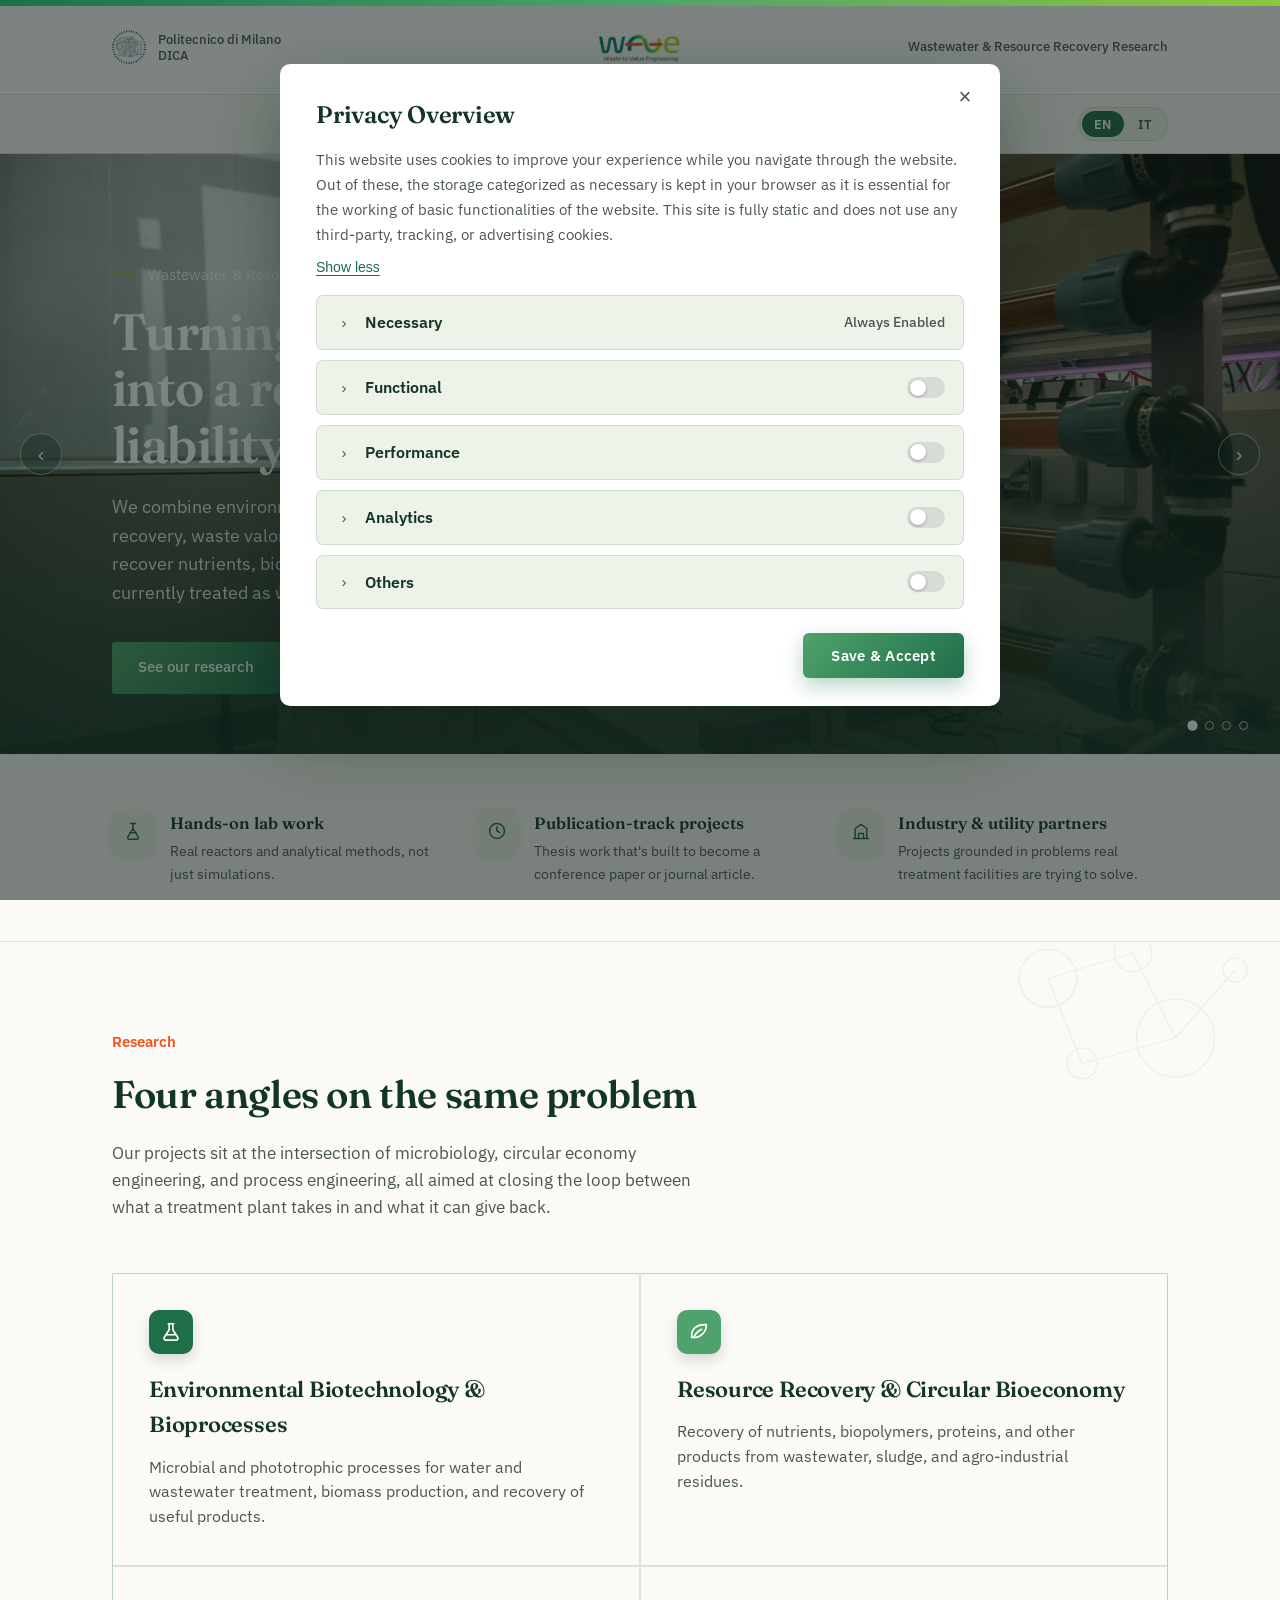
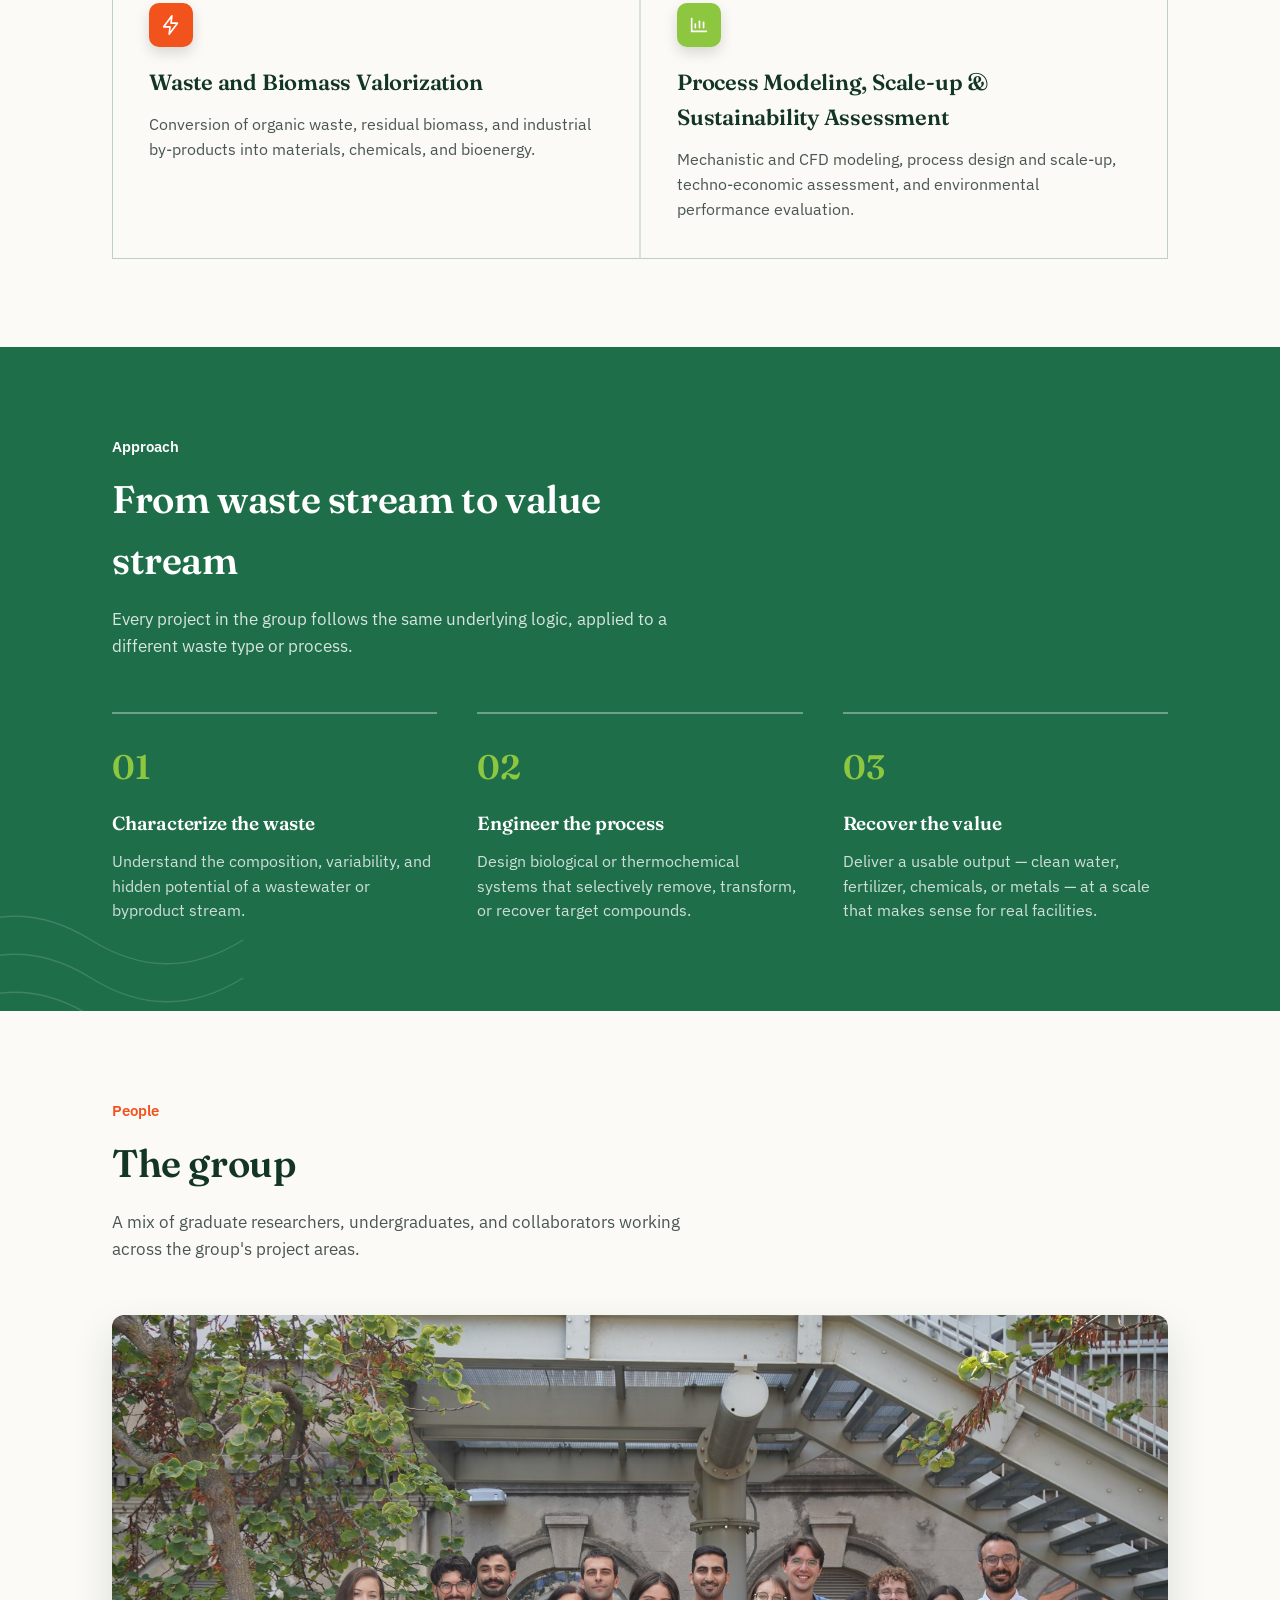
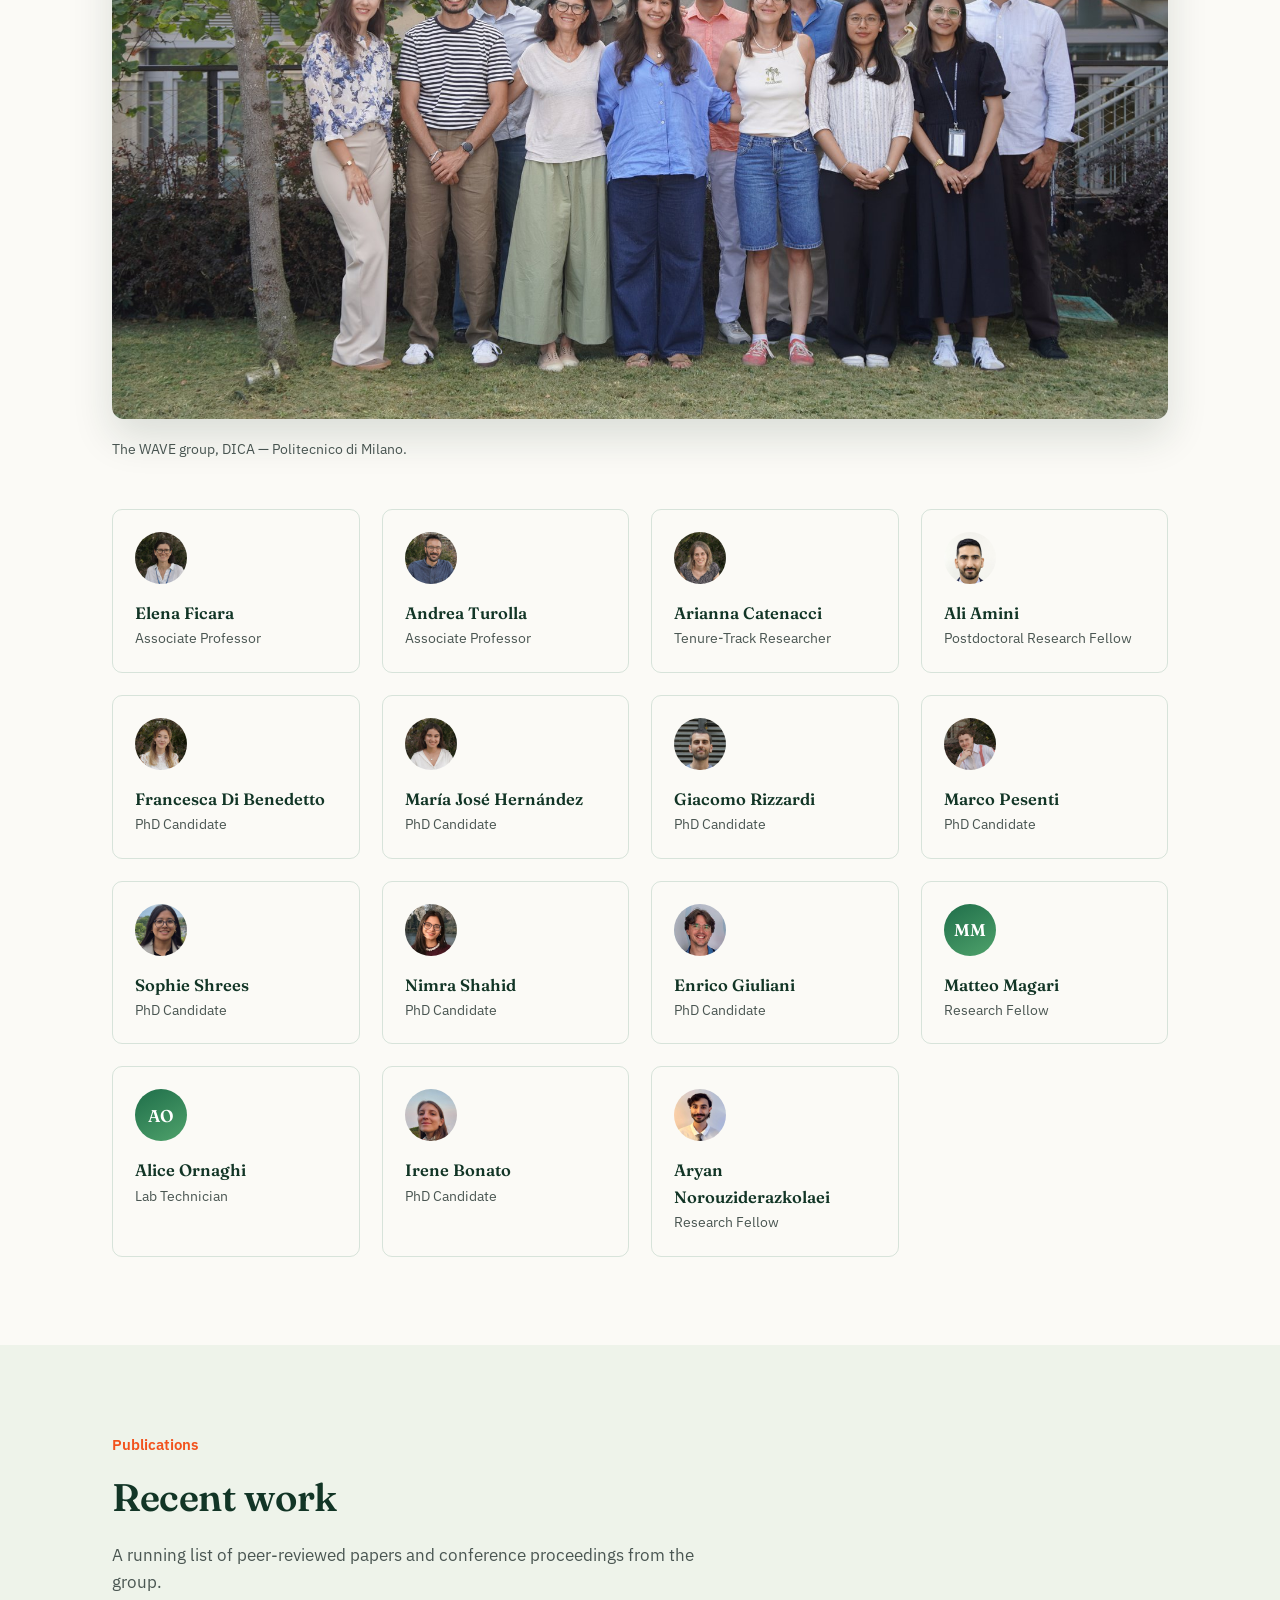
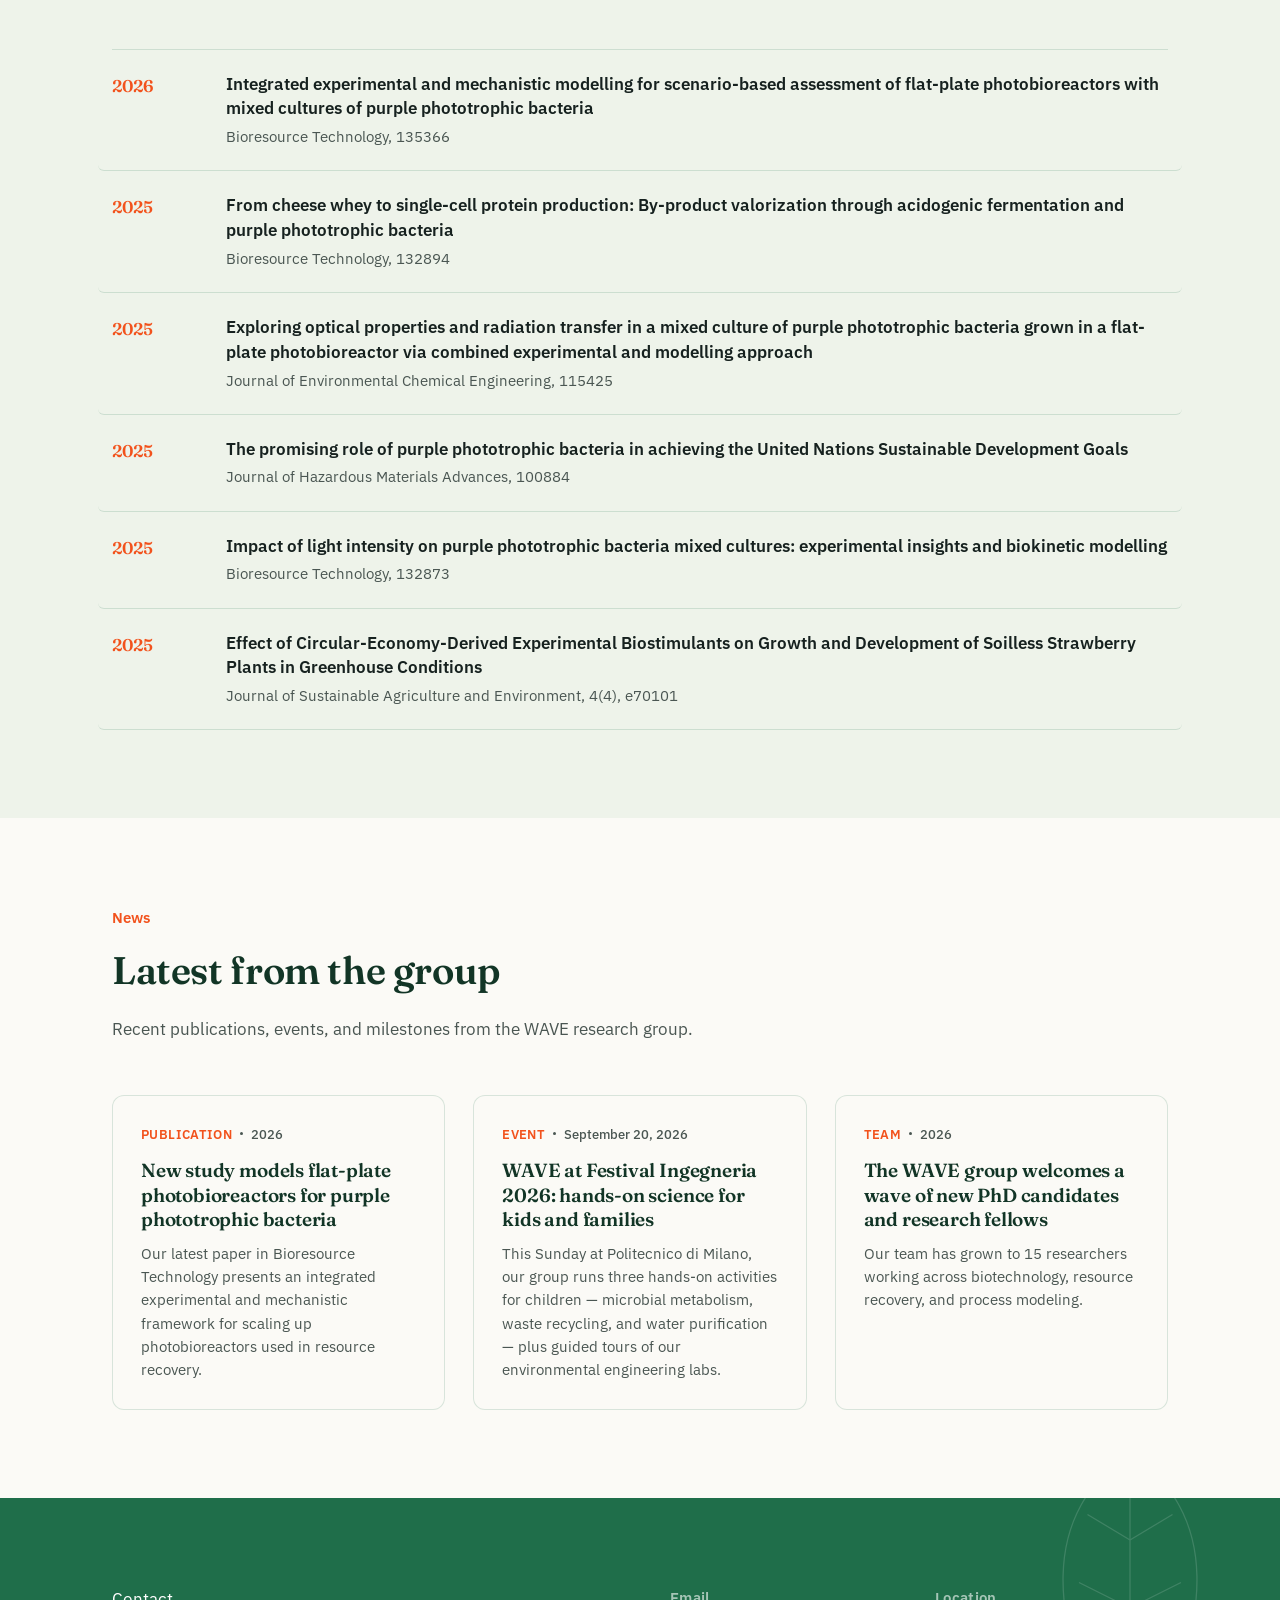
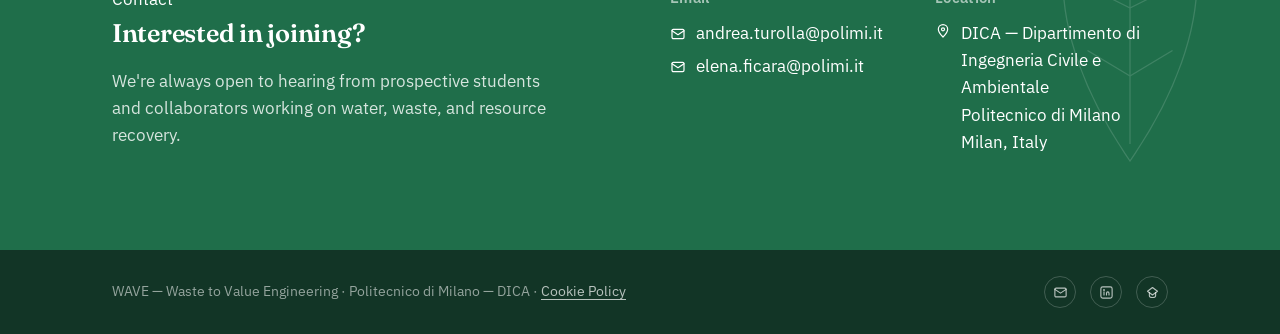
<file: index.html>
<!DOCTYPE html>
<html lang="en">
<head>
<meta charset="UTF-8">
<meta name="viewport" content="width=device-width, initial-scale=1.0">
<title>WAVE — Waste to Value Engineering</title>
<link rel="icon" href="wave-logo.png">
<link rel="preconnect" href="https://fonts.googleapis.com">
<link rel="preconnect" href="https://fonts.gstatic.com" crossorigin>
<link href="https://fonts.googleapis.com/css2?family=Fraunces:opsz,wght@9..144,400;9..144,500;9..144,600;9..144,700&family=IBM+Plex+Sans:wght@400;500;600&display=swap" rel="stylesheet">
<link rel="stylesheet" href="cookie-consent.css">
<style>
  :root{
    --teal-deep:   #1F6E4A;
    --teal-ink:    #123526;
    --green-mid:   #4FA26B;
    --green-lime:  #8DC63F;
    --orange:      #F2521C;
    --bg:          #FBFAF6;
    --bg-alt:      #EEF3EA;
    --ink:         #16211F;
    --ink-soft:    #4A5652;
    --line:        rgba(31,110,74,0.16);
  }

  *{margin:0;padding:0;box-sizing:border-box;}

  html{scroll-behavior:smooth;}

  body{
    background:var(--bg);
    color:var(--ink);
    font-family:'IBM Plex Sans', sans-serif;
    font-size:17px;
    line-height:1.6;
    -webkit-font-smoothing:antialiased;
  }

  h1,h2,h3,.display{
    font-family:'Fraunces', serif;
    font-weight:600;
    letter-spacing:-0.01em;
    color:var(--teal-ink);
  }

  a{color:inherit;text-decoration:none;}
  img{max-width:100%;display:block;}
  svg{display:block;}

  .wrap{
    max-width:1120px;
    margin:0 auto;
    padding:0 32px;
  }

  /* ---------- identification bar ---------- */
  .id-bar{background:#fff; border-bottom:1px solid var(--line);}
  .id-bar-inner{
    display:grid;
    grid-template-columns:1fr auto 1fr;
    align-items:center;
    gap:20px;
    padding:14px 32px;
    max-width:1120px;
    margin:0 auto;
  }
  .id-bar-left{
    grid-column:1;
    justify-self:start;
    display:flex;
    align-items:center;
    gap:12px;
  }
  .id-bar-left img{height:34px;width:34px;}
  .id-bar-left span{font-size:12.5px; line-height:1.3; color:var(--ink-soft); font-weight:500;}
  .id-bar-center{grid-column:2; justify-self:center;}
  .id-bar-center img{height:66px; width:auto; display:block;}
  .id-bar-right{grid-column:3; justify-self:end; text-align:right; font-size:13px; color:var(--ink-soft); font-weight:500;}

  /* ---------- nav ---------- */
  header{
    position:sticky;
    top:0;
    z-index:50;
    background:rgba(251,250,246,0.94);
    backdrop-filter:blur(8px);
    border-bottom:1px solid var(--line);
  }
  .nav-inner{
    display:grid;
    grid-template-columns:1fr auto 1fr;
    align-items:center;
    padding:12px 32px;
    max-width:1120px;
    margin:0 auto;
  }
  nav{grid-column:2;}
  nav ul{
    display:flex;
    gap:30px;
    list-style:none;
  }
  nav a{
    font-size:15px;
    font-weight:500;
    color:var(--teal-ink);
    padding:6px 2px;
    border-bottom:2px solid transparent;
    transition:border-color .15s ease;
  }
  nav a:hover{border-color:var(--orange);}
  .nav-toggle{display:none;}
  .nav-inner .lang-switch{grid-column:3; justify-self:end;}

  /* ---------- language switch ---------- */
  .lang-switch{
    display:flex;
    align-items:center;
    gap:2px;
    border:1px solid var(--line);
    border-radius:100px;
    padding:3px;
    background:var(--bg-alt);
    flex:none;
  }
  .lang-switch button{
    border:none;
    background:transparent;
    font-family:'IBM Plex Sans',sans-serif;
    font-size:12.5px;
    font-weight:600;
    letter-spacing:0.02em;
    color:var(--ink-soft);
    padding:5px 12px;
    border-radius:100px;
    cursor:pointer;
    transition:background .15s ease, color .15s ease;
  }
  .lang-switch button.active{
    background:var(--teal-deep);
    color:#fff;
  }
  .lang-switch button:hover:not(.active){color:var(--teal-ink);}

  /* ---------- hero carousel ---------- */
  .eyebrow-line{
    display:flex;
    align-items:center;
    gap:10px;
    margin-bottom:18px;
    color:var(--ink-soft);
    font-size:14.5px;
  }
  .eyebrow-line .dash{
    width:26px;height:2px;background:var(--orange);
  }
  .hero-cta{
    margin-top:34px;
    display:flex;
    gap:16px;
    flex-wrap:wrap;
  }
  .btn{
    display:inline-block;
    padding:13px 26px;
    border-radius:3px;
    font-weight:500;
    font-size:15px;
  }
  .btn-primary{
    background:linear-gradient(135deg, var(--green-mid), var(--teal-deep));
    color:#fff;
    box-shadow:0 6px 16px rgba(31,110,74,0.22);
    transition:box-shadow .2s ease, transform .2s ease;
  }
  .btn-primary:hover{
    box-shadow:0 10px 22px rgba(31,110,74,0.32);
    transform:translateY(-1px);
  }
  .btn-ghost{
    border:1.5px solid var(--teal-deep);
    color:var(--teal-deep);
    transition:background .15s ease, transform .2s ease;
  }
  .btn-ghost:hover{background:rgba(31,110,74,0.06); transform:translateY(-1px);}

  .hero-carousel{
    position:relative;
    padding:0;
    height:min(72vh, 600px);
    min-height:420px;
    overflow:hidden;
    isolation:isolate;
  }
  .hero-carousel-track{position:absolute; inset:0; z-index:0;}
  .hero-carousel-slide{
    position:absolute;
    inset:0;
    background-size:cover;
    background-position:center;
    opacity:0;
    transition:opacity 1.8s ease;
  }
  .hero-carousel-slide.is-active{opacity:1;}
  .hero-carousel-overlay{
    position:absolute;
    inset:0;
    z-index:1;
    background:linear-gradient(0deg, rgba(18,53,38,0.85) 0%, rgba(18,53,38,0.4) 45%, rgba(18,53,38,0.12) 78%);
  }
  .hero-carousel-content{
    position:absolute;
    left:0;
    right:0;
    bottom:0;
    z-index:3;
    padding:0 32px 60px;
  }
  .hero-carousel-content .eyebrow-line{color:rgba(255,255,255,0.85);}
  .hero-carousel-content .eyebrow-line .dash{background:var(--green-lime);}
  .hero-carousel-content h1{
    color:#fff;
    font-size:clamp(2.2rem, 4.2vw, 3.2rem);
    line-height:1.1;
    max-width:15ch;
  }
  .hero-carousel-content p.lede{
    margin-top:20px;
    font-size:18px;
    color:rgba(255,255,255,0.88);
    max-width:44ch;
  }
  .hero-carousel-arrow{
    position:absolute;
    top:50%;
    transform:translateY(-50%);
    z-index:3;
    width:42px;
    height:42px;
    border-radius:50%;
    border:1px solid rgba(255,255,255,0.5);
    background:rgba(18,53,38,0.35);
    color:#fff;
    font-size:20px;
    line-height:1;
    cursor:pointer;
    display:flex;
    align-items:center;
    justify-content:center;
    transition:background .15s ease, border-color .15s ease;
  }
  .hero-carousel-arrow:hover{background:rgba(18,53,38,0.6); border-color:#fff;}
  .hero-carousel-arrow.prev{left:20px;}
  .hero-carousel-arrow.next{right:20px;}
  .hero-carousel-dots{
    position:absolute;
    bottom:24px;
    right:32px;
    z-index:3;
    display:flex;
    gap:8px;
  }
  .hero-carousel-dots button{
    width:9px;
    height:9px;
    border-radius:50%;
    border:1.5px solid rgba(255,255,255,0.7);
    background:transparent;
    padding:0;
    cursor:pointer;
    transition:background .15s ease, transform .15s ease;
  }
  .hero-carousel-dots button.is-active{background:#fff; transform:scale(1.15);}

  @media (prefers-reduced-motion: no-preference){
    .reveal{animation:reveal-up .7s cubic-bezier(.2,.7,.2,1) both;}
    .reveal-1{animation-delay:.02s;}
    .reveal-2{animation-delay:.12s;}
    .reveal-3{animation-delay:.22s;}
    .reveal-4{animation-delay:.32s;}
    @keyframes reveal-up{
      from{opacity:0; transform:translateY(14px);}
      to{opacity:1; transform:translateY(0);}
    }

    .id-bar-center img{
      animation:logo-materialize 1.3s cubic-bezier(.16,1,.3,1) both;
      animation-delay:.2s;
    }
    @keyframes logo-materialize{
      0%{opacity:0; transform:scale(.88) translateY(6px); filter:blur(10px);}
      55%{opacity:1;}
      100%{opacity:1; transform:scale(1) translateY(0); filter:blur(0);}
    }

    /* ---------- scroll reveal ---------- */
    [data-reveal]{
      opacity:0;
      transform:translateY(28px);
      transition:opacity .8s cubic-bezier(.2,.7,.2,1), transform .8s cubic-bezier(.2,.7,.2,1);
    }
    [data-reveal].is-visible{
      opacity:1;
      transform:translateY(0);
    }
    .why-grid [data-reveal]:nth-child(2){transition-delay:.1s;}
    .why-grid [data-reveal]:nth-child(3){transition-delay:.2s;}
    .research-grid [data-reveal]:nth-child(2){transition-delay:.08s;}
    .research-grid [data-reveal]:nth-child(3){transition-delay:.16s;}
    .research-grid [data-reveal]:nth-child(4){transition-delay:.24s;}
    .process [data-reveal]:nth-child(2){transition-delay:.1s;}
    .process [data-reveal]:nth-child(3){transition-delay:.2s;}
    .people-grid [data-reveal]:nth-child(4n+2){transition-delay:.08s;}
    .people-grid [data-reveal]:nth-child(4n+3){transition-delay:.16s;}
    .people-grid [data-reveal]:nth-child(4n+4){transition-delay:.24s;}
    .pub-list [data-reveal]:nth-child(2){transition-delay:.1s;}
    .pub-list [data-reveal]:nth-child(3){transition-delay:.2s;}
    .news-grid [data-reveal]:nth-child(2){transition-delay:.1s;}
    .news-grid [data-reveal]:nth-child(3){transition-delay:.2s;}
  }

  /* ---------- section shared ---------- */
  section{padding:88px 0;}
  .section-head{
    max-width:60ch;
    margin-bottom:52px;
  }
  .section-head .kicker{
    color:var(--orange);
    font-weight:600;
    font-size:15px;
    margin-bottom:10px;
    display:block;
  }
  .section-head h2{
    font-size:clamp(1.8rem,3vw,2.4rem);
  }
  .section-head p{
    margin-top:14px;
    color:var(--ink-soft);
    font-size:17px;
  }
  .band-teal{
    background:var(--teal-deep);
    color:#fff;
  }
  .band-teal h2, .band-teal .section-head .kicker{color:#fff;}
  .band-teal .section-head p{color:rgba(255,255,255,0.82);}

  /* ---------- decorative motifs ---------- */
  .decor-host{position:relative; overflow:hidden; isolation:isolate;}
  .decor{
    position:absolute;
    z-index:-1;
    pointer-events:none;
    color:var(--teal-deep);
    opacity:0.07;
  }
  .decor-light{color:#fff; opacity:0.14;}

  /* ---------- why strip ---------- */
  .why-strip{
    padding:56px 0;
    border-bottom:1px solid var(--line);
  }
  .why-grid{
    display:grid;
    grid-template-columns:repeat(3,1fr);
    gap:36px;
  }
  .why-item{
    display:flex;
    gap:16px;
    padding:14px;
    margin:-14px;
    border-radius:12px;
    transition:background .2s ease, transform .2s ease;
  }
  .why-item:hover{
    background:var(--bg-alt);
    transform:translateY(-2px);
  }
  .why-icon{
    flex:none;
    width:42px;height:42px;
    border-radius:10px;
    background:var(--bg-alt);
    display:flex;align-items:center;justify-content:center;
    color:var(--teal-deep);
    box-shadow:0 4px 10px rgba(31,110,74,0.12);
    transition:transform .2s ease;
  }
  .why-item:hover .why-icon{transform:scale(1.06);}
  .why-item h4{
    font-family:'Fraunces',serif;
    font-size:16.5px;
    font-weight:600;
    color:var(--teal-ink);
    margin-bottom:4px;
  }
  .why-item p{
    font-size:14px;
    color:var(--ink-soft);
  }

  /* ---------- research cards ---------- */
  .research-grid{
    display:grid;
    grid-template-columns:repeat(2,1fr);
    gap:2px;
    background:var(--line);
    border:1px solid var(--line);
  }
  .research-card{
    background:var(--bg);
    padding:36px;
    transition:background .15s ease;
  }
  .research-card:hover{background:var(--bg-alt);}
  .research-card .icon-badge{
    width:44px;height:44px;
    border-radius:10px;
    display:flex;align-items:center;justify-content:center;
    margin-bottom:18px;
    color:#fff;
    box-shadow:0 6px 14px rgba(0,0,0,0.14);
    transition:transform .2s ease;
  }
  .research-card:hover .icon-badge{transform:scale(1.06);}
  .research-card h3{
    font-size:22px;
    margin-bottom:12px;
  }
  .research-card p{
    color:var(--ink-soft);
    font-size:15.5px;
  }

  /* ---------- process ---------- */
  .process{
    display:grid;
    grid-template-columns:repeat(3,1fr);
    gap:40px;
    margin-top:8px;
  }
  .process-step{
    position:relative;
    padding-top:26px;
    border-top:2px solid rgba(255,255,255,0.35);
  }
  .process-step .num{
    font-family:'Fraunces',serif;
    font-size:34px;
    font-weight:600;
    color:var(--green-lime);
    display:block;
    margin-bottom:14px;
  }
  .process-step h3{
    color:#fff;
    font-size:19px;
    margin-bottom:10px;
  }
  .process-step p{
    color:rgba(255,255,255,0.78);
    font-size:15.5px;
  }

  /* ---------- people ---------- */
  .team-photo{
    border-radius:12px;
    overflow:hidden;
    margin-bottom:20px;
    box-shadow:0 18px 40px rgba(18,53,38,0.14);
  }
  .team-photo img{
    width:100%;
    height:auto;
    display:block;
  }
  .team-photo-caption{
    font-size:13.5px;
    color:var(--ink-soft);
    margin-bottom:48px;
  }
  .people-grid{
    display:grid;
    grid-template-columns:repeat(4,1fr);
    gap:22px;
  }
  .person{
    display:block;
    text-align:left;
    border:1px solid var(--line);
    border-radius:10px;
    padding:22px;
    transition:box-shadow .15s ease, transform .15s ease;
  }
  .person:hover{
    box-shadow:0 10px 24px rgba(18,53,38,0.08);
    transform:translateY(-2px);
  }
  a.person{cursor:pointer;}
  .person .avatar{
    width:52px;height:52px;
    border-radius:50%;
    background:linear-gradient(150deg,var(--teal-deep),var(--green-mid));
    margin-bottom:16px;
    display:flex;align-items:center;justify-content:center;
    color:#fff;
    font-family:'Fraunces',serif;
    font-weight:600;
    font-size:17px;
    overflow:hidden;
    transition:opacity .15s ease;
  }
  a.person:hover .avatar{opacity:0.85;}
  .person .avatar img{
    width:100%;
    height:100%;
    object-fit:cover;
    display:block;
  }
  .person h4{
    font-family:'Fraunces',serif;
    font-size:16.5px;
    font-weight:600;
    color:var(--teal-ink);
  }
  .person .role{
    font-size:13.5px;
    color:var(--ink-soft);
    margin-top:2px;
  }
  .people-note{
    margin-top:32px;
    font-size:14.5px;
    color:var(--ink-soft);
    border-top:1px solid var(--line);
    padding-top:20px;
  }

  /* ---------- publications ---------- */
  .pub-list{border-top:1px solid var(--line);}
  .pub-item{
    display:grid;
    grid-template-columns:90px 1fr;
    gap:24px;
    padding:22px 14px;
    margin:0 -14px;
    border-bottom:1px solid var(--line);
    border-radius:6px;
    transition:background .15s ease;
  }
  .pub-item:hover{background:rgba(31,110,74,0.05);}
  .pub-item .year{
    font-family:'Fraunces',serif;
    font-weight:600;
    color:var(--orange);
    font-size:17px;
  }
  .pub-item h4{
    font-size:16.5px;
    font-weight:600;
    color:var(--ink);
    line-height:1.5;
  }
  .pub-item .venue{
    font-size:14.5px;
    color:var(--ink-soft);
    margin-top:4px;
  }

  /* ---------- news ---------- */
  .news-grid{
    display:grid;
    grid-template-columns:repeat(3,1fr);
    gap:28px;
  }
  .news-card{
    background:var(--bg);
    border:1px solid var(--line);
    border-radius:12px;
    padding:28px;
    transition:box-shadow .2s ease, transform .2s ease;
  }
  .news-card:hover{
    box-shadow:0 14px 28px rgba(18,53,38,0.12);
    transform:translateY(-3px);
  }
  .news-meta{
    display:flex;
    align-items:center;
    gap:8px;
    margin-bottom:14px;
    font-size:12.5px;
    font-weight:600;
    color:var(--orange);
    text-transform:uppercase;
    letter-spacing:0.03em;
  }
  .news-meta .dot{width:3px;height:3px;border-radius:50%;background:var(--ink-soft);flex:none;}
  .news-meta .news-date{
    color:var(--ink-soft);
    font-weight:500;
    text-transform:none;
    letter-spacing:0;
  }
  .news-card h3{
    font-size:19px;
    line-height:1.3;
    margin-bottom:10px;
  }
  .news-card p{
    font-size:14.5px;
    color:var(--ink-soft);
  }

  /* ---------- contact / footer ---------- */
  .contact-grid{
    display:grid;
    grid-template-columns:1fr 1fr;
    gap:60px;
    align-items:start;
  }
  .contact-block h3{
    font-size:15px;
    text-transform:none;
    letter-spacing:0.02em;
    margin-bottom:10px;
    font-family:'IBM Plex Sans',sans-serif;
    font-weight:600;
    color:rgba(255,255,255,0.6);
  }
  .contact-block a, .contact-block p{
    color:#fff;
    font-size:17px;
    display:flex;
    align-items:center;
    gap:10px;
    margin-bottom:6px;
  }
  .contact-block a{transition:opacity .15s ease;}
  .contact-block a:hover{opacity:0.75;}
  footer{
    background:var(--teal-ink);
    color:rgba(255,255,255,0.55);
    padding:26px 0;
    font-size:13.5px;
  }
  .footer-inner{
    display:flex;
    justify-content:space-between;
    align-items:center;
    flex-wrap:wrap;
    gap:12px;
  }
  .footer-social{
    display:flex;
    gap:14px;
  }
  .footer-social a{
    width:32px;height:32px;
    border-radius:50%;
    border:1px solid rgba(255,255,255,0.2);
    display:flex;align-items:center;justify-content:center;
    color:rgba(255,255,255,0.7);
    transition:border-color .15s ease, color .15s ease;
  }
  .footer-social a:hover{border-color:var(--green-lime); color:var(--green-lime);}
  footer a.footer-link{color:rgba(255,255,255,0.7); text-decoration:underline; text-underline-offset:3px; transition:color .15s ease;}
  footer a.footer-link:hover{color:var(--green-lime);}

  .placeholder-tag{
    display:inline-block;
    font-size:12px;
    background:rgba(242,82,28,0.12);
    color:var(--orange);
    padding:2px 8px;
    border-radius:2px;
    margin-left:8px;
    font-weight:500;
    vertical-align:middle;
  }

  @media (max-width: 860px){
    nav ul{display:none;}
    .id-bar-left span, .id-bar-right{display:none;}
    .id-bar-center img{height:44px;}
    .hero-carousel{height:auto; min-height:460px;}
    .hero-carousel-content{position:relative; left:auto; right:auto; bottom:auto; padding:150px 20px 28px;}
    .hero-carousel-content p.lede{font-size:16px;}
    .hero-carousel-arrow{width:34px; height:34px; font-size:17px;}
    .hero-carousel-arrow.prev{left:12px;}
    .hero-carousel-arrow.next{right:12px;}
    .hero-carousel-dots{right:16px; bottom:16px;}
    .why-grid{grid-template-columns:1fr; gap:28px;}
    .research-grid{grid-template-columns:1fr;}
    .process{grid-template-columns:1fr;gap:32px;}
    .people-grid{grid-template-columns:repeat(2,1fr);}
    .news-grid{grid-template-columns:1fr;}
    .contact-grid{grid-template-columns:1fr;gap:36px;}
    .pub-item{grid-template-columns:60px 1fr;}
  }
</style>
</head>
<body>

<div class="id-bar">
  <div class="id-bar-inner">
    <div class="id-bar-left">
      <img src="polimi-logo.png" alt="Politecnico di Milano logo">
      <span>Politecnico di Milano<br>DICA</span>
    </div>
    <div class="id-bar-center">
      <img src="wave-logo.png" alt="WAVE — Waste to Value Engineering logo">
    </div>
    <div class="id-bar-right">
      <span data-i18n="hero.eyebrow">Wastewater &amp; Resource Recovery Research</span>
    </div>
  </div>
</div>

<header>
  <div class="nav-inner">
    <nav>
      <ul>
        <li><a href="#research" data-i18n="nav.research">Research</a></li>
        <li><a href="#approach" data-i18n="nav.approach">Approach</a></li>
        <li><a href="#people" data-i18n="nav.people">People</a></li>
        <li><a href="#publications" data-i18n="nav.publications">Publications</a></li>
        <li><a href="#news" data-i18n="nav.news">News</a></li>
        <li><a href="#contact" data-i18n="nav.contact">Contact</a></li>
      </ul>
    </nav>
    <div class="lang-switch" role="group" aria-label="Language / Lingua">
      <button type="button" data-lang-btn="en">EN</button>
      <button type="button" data-lang-btn="it">IT</button>
    </div>
  </div>
</header>

<section class="hero-carousel">
  <div class="hero-carousel-track" aria-hidden="true">
    <div class="hero-carousel-slide is-active" style="background-image:url('hero-cover-1.jpg')"></div>
    <div class="hero-carousel-slide" style="background-image:url('hero-cover-2.jpg')"></div>
    <div class="hero-carousel-slide" style="background-image:url('hero-cover-3.jpg')"></div>
    <div class="hero-carousel-slide" style="background-image:url('hero-cover-4.jpg')"></div>
  </div>
  <div class="hero-carousel-overlay"></div>
  <div class="wrap hero-carousel-content">
    <div class="eyebrow-line reveal reveal-1"><span class="dash"></span> <span data-i18n="hero.eyebrow">Wastewater &amp; Resource Recovery Research</span></div>
    <h1 class="reveal reveal-2" data-i18n="hero.h1">Turning wastewater into a resource, not a liability.</h1>
    <p class="lede reveal reveal-3" data-i18n="hero.lede">We combine environmental biotechnology, resource recovery, waste valorization, and process modeling to recover nutrients, biopolymers, and energy from streams currently treated as waste.</p>
    <div class="hero-cta reveal reveal-4">
      <a href="#research" class="btn btn-primary" data-i18n="hero.cta.primary">See our research</a>
      <a href="#contact" class="btn btn-ghost" data-i18n="hero.cta.ghost">Join the group</a>
    </div>
  </div>
  <button type="button" class="hero-carousel-arrow prev" aria-label="Previous photo">&#8249;</button>
  <button type="button" class="hero-carousel-arrow next" aria-label="Next photo">&#8250;</button>
  <div class="hero-carousel-dots">
    <button type="button" class="is-active" data-slide="0" aria-label="Slide 1"></button>
    <button type="button" data-slide="1" aria-label="Slide 2"></button>
    <button type="button" data-slide="2" aria-label="Slide 3"></button>
    <button type="button" data-slide="3" aria-label="Slide 4"></button>
  </div>
</section>

<section class="why-strip">
  <div class="wrap why-grid">
    <div class="why-item" data-reveal>
      <div class="why-icon">
        <svg width="20" height="20" viewBox="0 0 24 24" fill="none" stroke="currentColor" stroke-width="1.8" stroke-linecap="round" stroke-linejoin="round"><path d="M12 3v6.2L5.8 19a2 2 0 0 0 1.7 3h9a2 2 0 0 0 1.7-3L12 9.2V3"/><path d="M9 3h6"/><path d="M8 14h8"/></svg>
      </div>
      <div>
        <h4 data-i18n="why1.title">Hands-on lab work</h4>
        <p data-i18n="why1.desc">Real reactors and analytical methods, not just simulations.</p>
      </div>
    </div>
    <div class="why-item" data-reveal>
      <div class="why-icon">
        <svg width="20" height="20" viewBox="0 0 24 24" fill="none" stroke="currentColor" stroke-width="1.8" stroke-linecap="round" stroke-linejoin="round"><circle cx="12" cy="12" r="9"/><path d="M12 7v5l3.5 2"/></svg>
      </div>
      <div>
        <h4 data-i18n="why2.title">Publication-track projects</h4>
        <p data-i18n="why2.desc">Thesis work that's built to become a conference paper or journal article.</p>
      </div>
    </div>
    <div class="why-item" data-reveal>
      <div class="why-icon">
        <svg width="20" height="20" viewBox="0 0 24 24" fill="none" stroke="currentColor" stroke-width="1.8" stroke-linecap="round" stroke-linejoin="round"><path d="M3 21h18"/><path d="M5 21V9l7-5 7 5v12"/><path d="M9 21v-6h6v6"/></svg>
      </div>
      <div>
        <h4 data-i18n="why3.title">Industry &amp; utility partners</h4>
        <p data-i18n="why3.desc">Projects grounded in problems real treatment facilities are trying to solve.</p>
      </div>
    </div>
  </div>
</section>

<section id="research" class="decor-host">
  <svg class="decor" style="width:340px;height:340px;top:-40px;right:-40px;" viewBox="0 0 400 400" fill="none" stroke="currentColor" stroke-width="1.5" aria-hidden="true">
    <circle cx="80" cy="90" r="34"/>
    <circle cx="180" cy="60" r="22"/>
    <circle cx="230" cy="160" r="46"/>
    <circle cx="120" cy="190" r="18"/>
    <circle cx="300" cy="80" r="14"/>
    <line x1="80" y1="90" x2="180" y2="60"/>
    <line x1="180" y1="60" x2="230" y2="160"/>
    <line x1="230" y1="160" x2="120" y2="190"/>
    <line x1="80" y1="90" x2="120" y2="190"/>
    <line x1="230" y1="160" x2="300" y2="80"/>
  </svg>
  <div class="wrap">
    <div class="section-head" data-reveal>
      <span class="kicker" data-i18n="research.kicker">Research</span>
      <h2 data-i18n="research.h2">Four angles on the same problem</h2>
      <p data-i18n="research.p">Our projects sit at the intersection of microbiology, circular economy engineering, and process engineering, all aimed at closing the loop between what a treatment plant takes in and what it can give back.</p>
    </div>
    <div class="research-grid">
      <div class="research-card" data-reveal>
        <div class="icon-badge" style="background:var(--teal-deep);">
          <svg width="22" height="22" viewBox="0 0 24 24" fill="none" stroke="currentColor" stroke-width="1.8" stroke-linecap="round" stroke-linejoin="round"><path d="M9 3h6"/><path d="M10 3v6.5L4.6 18a1.8 1.8 0 0 0 1.5 2.8h11.8a1.8 1.8 0 0 0 1.5-2.8L14 9.5V3"/><path d="M7.5 15h9"/></svg>
        </div>
        <h3 data-i18n="research.card1.title">Environmental Biotechnology &amp; Bioprocesses</h3>
        <p data-i18n="research.card1.desc">Microbial and phototrophic processes for water and wastewater treatment, biomass production, and recovery of useful products.</p>
      </div>
      <div class="research-card" data-reveal>
        <div class="icon-badge" style="background:var(--green-mid);">
          <svg width="22" height="22" viewBox="0 0 24 24" fill="none" stroke="currentColor" stroke-width="1.8" stroke-linecap="round" stroke-linejoin="round"><path d="M20 4c0 8-6 14-14 14H4v-2C4 8 10 4 18 4h2Z"/><path d="M6 18c2-4 5-7 9-9"/></svg>
        </div>
        <h3 data-i18n="research.card2.title">Resource Recovery &amp; Circular Bioeconomy</h3>
        <p data-i18n="research.card2.desc">Recovery of nutrients, biopolymers, proteins, and other products from wastewater, sludge, and agro-industrial residues.</p>
      </div>
      <div class="research-card" data-reveal>
        <div class="icon-badge" style="background:var(--orange);">
          <svg width="22" height="22" viewBox="0 0 24 24" fill="none" stroke="currentColor" stroke-width="1.8" stroke-linecap="round" stroke-linejoin="round"><path d="M13 2 4 14h7l-1 8 9-12h-7l1-8Z"/></svg>
        </div>
        <h3 data-i18n="research.card3.title">Waste and Biomass Valorization</h3>
        <p data-i18n="research.card3.desc">Conversion of organic waste, residual biomass, and industrial by-products into materials, chemicals, and bioenergy.</p>
      </div>
      <div class="research-card" data-reveal>
        <div class="icon-badge" style="background:var(--green-lime);">
          <svg width="22" height="22" viewBox="0 0 24 24" fill="none" stroke="currentColor" stroke-width="1.8" stroke-linecap="round" stroke-linejoin="round"><path d="M4 19V5"/><path d="M4 19h16"/><path d="M8 15v-4"/><path d="M12.5 15V8"/><path d="M17 15v-6"/></svg>
        </div>
        <h3 data-i18n="research.card4.title">Process Modeling, Scale-up &amp; Sustainability Assessment</h3>
        <p data-i18n="research.card4.desc">Mechanistic and CFD modeling, process design and scale-up, techno-economic assessment, and environmental performance evaluation.</p>
      </div>
    </div>
  </div>
</section>

<section id="approach" class="band-teal decor-host">
  <svg class="decor decor-light" style="width:380px;height:380px;bottom:-100px;left:-80px;" viewBox="0 0 400 400" fill="none" stroke="currentColor" stroke-width="1.5" aria-hidden="true">
    <path d="M20,220 Q100,170 180,220 T340,220"/>
    <path d="M20,260 Q100,210 180,260 T340,260"/>
    <path d="M20,300 Q100,250 180,300 T340,300"/>
  </svg>
  <div class="wrap">
    <div class="section-head" data-reveal>
      <span class="kicker" data-i18n="approach.kicker">Approach</span>
      <h2 data-i18n="approach.h2">From waste stream to value stream</h2>
      <p data-i18n="approach.p">Every project in the group follows the same underlying logic, applied to a different waste type or process.</p>
    </div>
    <div class="process">
      <div class="process-step" data-reveal>
        <span class="num">01</span>
        <h3 data-i18n="approach.step1.title">Characterize the waste</h3>
        <p data-i18n="approach.step1.desc">Understand the composition, variability, and hidden potential of a wastewater or byproduct stream.</p>
      </div>
      <div class="process-step" data-reveal>
        <span class="num">02</span>
        <h3 data-i18n="approach.step2.title">Engineer the process</h3>
        <p data-i18n="approach.step2.desc">Design biological or thermochemical systems that selectively remove, transform, or recover target compounds.</p>
      </div>
      <div class="process-step" data-reveal>
        <span class="num">03</span>
        <h3 data-i18n="approach.step3.title">Recover the value</h3>
        <p data-i18n="approach.step3.desc">Deliver a usable output — clean water, fertilizer, chemicals, or metals — at a scale that makes sense for real facilities.</p>
      </div>
    </div>
  </div>
</section>

<section id="people">
  <div class="wrap">
    <div class="section-head" data-reveal>
      <span class="kicker" data-i18n="people.kicker">People</span>
      <h2 data-i18n="people.h2">The group</h2>
      <p data-i18n="people.p">A mix of graduate researchers, undergraduates, and collaborators working across the group's project areas.</p>
    </div>
    <div class="team-photo" data-reveal>
      <img src="wave-team-photo.jpg?v=3" alt="The WAVE research group">
    </div>
    <p class="team-photo-caption"><span data-i18n="people.caption">The WAVE group, DICA — Politecnico di Milano.</span></p>
    <div class="people-grid">
      <a class="person" data-reveal href="elena-ficara.html" target="_blank" rel="noopener">
        <div class="avatar"><img src="elena-ficara.jpg" alt="Elena Ficara"></div>
        <h4>Elena Ficara</h4>
        <div class="role" data-i18n="people.role.professor">Associate Professor</div>
      </a>
      <a class="person" data-reveal href="andrea-turolla.html" target="_blank" rel="noopener">
        <div class="avatar"><img src="andrea-turolla.jpg" alt="Andrea Turolla"></div>
        <h4>Andrea Turolla</h4>
        <div class="role" data-i18n="people.role.professor">Associate Professor</div>
      </a>
      <a class="person" data-reveal href="arianna-catenacci.html" target="_blank" rel="noopener">
        <div class="avatar"><img src="arianna-catenacci.jpg" alt="Arianna Catenacci"></div>
        <h4>Arianna Catenacci</h4>
        <div class="role" data-i18n="people.role.tenureTrack">Tenure-Track Researcher</div>
      </a>
      <a class="person" data-reveal href="ali-amini.html" target="_blank" rel="noopener">
        <div class="avatar"><img src="ali-amini.jpg" alt="Ali Amini"></div>
        <h4>Ali Amini</h4>
        <div class="role" data-i18n="people.role.postdoc">Postdoctoral Research Fellow</div>
      </a>
      <div class="person" data-reveal>
        <div class="avatar"><img src="francesca-di-benedetto.jpg" alt="Francesca Di Benedetto"></div>
        <h4>Francesca Di Benedetto</h4>
        <div class="role" data-i18n="people.role.phdCandidate">PhD Candidate</div>
      </div>
      <a class="person" data-reveal href="maria-jose-hernandez.html" target="_blank" rel="noopener">
        <div class="avatar"><img src="maria-jose-hernandez.jpg" alt="María José Hernández"></div>
        <h4>María José Hernández</h4>
        <div class="role" data-i18n="people.role.phdCandidate">PhD Candidate</div>
      </a>
      <a class="person" data-reveal href="giacomo-rizzardi.html" target="_blank" rel="noopener">
        <div class="avatar"><img src="giacomo-rizzardi.jpg" alt="Giacomo Rizzardi"></div>
        <h4>Giacomo Rizzardi</h4>
        <div class="role" data-i18n="people.role.phdCandidate">PhD Candidate</div>
      </a>
      <a class="person" data-reveal href="marco-pesenti.html" target="_blank" rel="noopener">
        <div class="avatar"><img src="marco-pesenti.jpg" alt="Marco Pesenti"></div>
        <h4>Marco Pesenti</h4>
        <div class="role" data-i18n="people.role.phdCandidate">PhD Candidate</div>
      </a>
      <a class="person" data-reveal href="sophie-shrees.html" target="_blank" rel="noopener">
        <div class="avatar"><img src="sophie-shrees.jpg" alt="Sophie Shrees"></div>
        <h4>Sophie Shrees</h4>
        <div class="role" data-i18n="people.role.phdCandidate">PhD Candidate</div>
      </a>
      <div class="person" data-reveal>
        <div class="avatar"><img src="nimra-shahid.jpg" alt="Nimra Shahid"></div>
        <h4>Nimra Shahid</h4>
        <div class="role" data-i18n="people.role.phdCandidate">PhD Candidate</div>
      </div>
      <a class="person" data-reveal href="enrico-giuliani.html" target="_blank" rel="noopener">
        <div class="avatar"><img src="enrico-giuliani.jpg" alt="Enrico Giuliani"></div>
        <h4>Enrico Giuliani</h4>
        <div class="role" data-i18n="people.role.phdCandidate">PhD Candidate</div>
      </a>
      <a class="person" data-reveal href="matteo-magari.html" target="_blank" rel="noopener">
        <div class="avatar">MM</div>
        <h4>Matteo Magari</h4>
        <div class="role" data-i18n="people.role.researchFellow">Research Fellow</div>
      </a>
      <a class="person" data-reveal href="alice-ornaghi.html" target="_blank" rel="noopener">
        <div class="avatar">AO</div>
        <h4>Alice Ornaghi</h4>
        <div class="role" data-i18n="people.role.labTech">Lab Technician</div>
      </a>
      <a class="person" data-reveal href="irene-bonato.html" target="_blank" rel="noopener">
        <div class="avatar"><img src="irene-bonato.jpg" alt="Irene Bonato"></div>
        <h4>Irene Bonato</h4>
        <div class="role" data-i18n="people.role.phdCandidate">PhD Candidate</div>
      </a>
      <div class="person" data-reveal>
        <div class="avatar"><img src="aryan-norouziderazkolaei.jpg" alt="Aryan Norouziderazkolaei"></div>
        <h4>Aryan Norouziderazkolaei</h4>
        <div class="role" data-i18n="people.role.researchFellow">Research Fellow</div>
      </div>
    </div>
  </div>
</section>

<section id="publications" style="background:var(--bg-alt);">
  <div class="wrap">
    <div class="section-head" data-reveal>
      <span class="kicker" data-i18n="publications.kicker">Publications</span>
      <h2 data-i18n="publications.h2">Recent work</h2>
      <p data-i18n="publications.p">A running list of peer-reviewed papers and conference proceedings from the group.</p>
    </div>
    <div class="pub-list">
      <div class="pub-item" data-reveal>
        <div class="year">2026</div>
        <div>
          <h4 data-i18n="pub1.title">Integrated experimental and mechanistic modelling for scenario-based assessment of flat-plate photobioreactors with mixed cultures of purple phototrophic bacteria</h4>
          <div class="venue" data-i18n="pub1.venue">Bioresource Technology, 135366</div>
        </div>
      </div>
      <div class="pub-item" data-reveal>
        <div class="year">2025</div>
        <div>
          <h4 data-i18n="pub2.title">From cheese whey to single-cell protein production: By-product valorization through acidogenic fermentation and purple phototrophic bacteria</h4>
          <div class="venue" data-i18n="pub2.venue">Bioresource Technology, 132894</div>
        </div>
      </div>
      <div class="pub-item" data-reveal>
        <div class="year">2025</div>
        <div>
          <h4 data-i18n="pub3.title">Exploring optical properties and radiation transfer in a mixed culture of purple phototrophic bacteria grown in a flat-plate photobioreactor via combined experimental and modelling approach</h4>
          <div class="venue" data-i18n="pub3.venue">Journal of Environmental Chemical Engineering, 115425</div>
        </div>
      </div>
      <div class="pub-item" data-reveal>
        <div class="year">2025</div>
        <div>
          <h4 data-i18n="pub4.title">The promising role of purple phototrophic bacteria in achieving the United Nations Sustainable Development Goals</h4>
          <div class="venue" data-i18n="pub4.venue">Journal of Hazardous Materials Advances, 100884</div>
        </div>
      </div>
      <div class="pub-item" data-reveal>
        <div class="year">2025</div>
        <div>
          <h4 data-i18n="pub5.title">Impact of light intensity on purple phototrophic bacteria mixed cultures: experimental insights and biokinetic modelling</h4>
          <div class="venue" data-i18n="pub5.venue">Bioresource Technology, 132873</div>
        </div>
      </div>
      <div class="pub-item" data-reveal>
        <div class="year">2025</div>
        <div>
          <h4 data-i18n="pub6.title">Effect of Circular-Economy-Derived Experimental Biostimulants on Growth and Development of Soilless Strawberry Plants in Greenhouse Conditions</h4>
          <div class="venue" data-i18n="pub6.venue">Journal of Sustainable Agriculture and Environment, 4(4), e70101</div>
        </div>
      </div>
    </div>
  </div>
</section>

<section id="news">
  <div class="wrap">
    <div class="section-head" data-reveal>
      <span class="kicker" data-i18n="news.kicker">News</span>
      <h2 data-i18n="news.h2">Latest from the group</h2>
      <p data-i18n="news.p">Recent publications, events, and milestones from the WAVE research group.</p>
    </div>
    <div class="news-grid">
      <div class="news-card" data-reveal>
        <div class="news-meta">
          <span data-i18n="news1.category">Publication</span>
          <span class="dot"></span>
          <span class="news-date">2026</span>
        </div>
        <h3 data-i18n="news1.title">New study models flat-plate photobioreactors for purple phototrophic bacteria</h3>
        <p data-i18n="news1.desc">Our latest paper in Bioresource Technology presents an integrated experimental and mechanistic framework for scaling up photobioreactors used in resource recovery.</p>
      </div>
      <div class="news-card" data-reveal>
        <div class="news-meta">
          <span data-i18n="news2.category">Event</span>
          <span class="dot"></span>
          <span class="news-date" data-i18n="news2.date">September 20, 2026</span>
        </div>
        <h3 data-i18n="news2.title">WAVE at Festival Ingegneria 2026: hands-on science for kids and families</h3>
        <p data-i18n="news2.desc">This Sunday at Politecnico di Milano, our group runs three hands-on activities for children — microbial metabolism, waste recycling, and water purification — plus guided tours of our environmental engineering labs.</p>
      </div>
      <div class="news-card" data-reveal>
        <div class="news-meta">
          <span data-i18n="news3.category">Team</span>
          <span class="dot"></span>
          <span class="news-date">2026</span>
        </div>
        <h3 data-i18n="news3.title">The WAVE group welcomes a wave of new PhD candidates and research fellows</h3>
        <p data-i18n="news3.desc">Our team has grown to 15 researchers working across biotechnology, resource recovery, and process modeling.</p>
      </div>
    </div>
  </div>
</section>

<section id="contact" class="band-teal decor-host">
  <svg class="decor decor-light" style="width:260px;height:340px;top:-60px;right:20px;" viewBox="0 0 300 400" fill="none" stroke="currentColor" stroke-width="1.5" aria-hidden="true">
    <path d="M150,20 C250,80 260,220 150,380 C40,220 50,80 150,20 Z"/>
    <path d="M150,40 L150,360"/>
    <path d="M150,120 L100,90"/>
    <path d="M150,120 L200,90"/>
    <path d="M150,200 L90,170"/>
    <path d="M150,200 L210,170"/>
    <path d="M150,280 L100,250"/>
    <path d="M150,280 L200,250"/>
  </svg>
  <div class="wrap contact-grid">
    <div data-reveal>
      <span class="kicker" data-i18n="contact.kicker">Contact</span>
      <h2 style="color:#fff;" data-i18n="contact.h2">Interested in joining?</h2>
      <p style="color:rgba(255,255,255,0.82); margin-top:14px; max-width:44ch;" data-i18n="contact.p">We're always open to hearing from prospective students and collaborators working on water, waste, and resource recovery.</p>
    </div>
    <div class="contact-grid" style="gap:32px;">
      <div class="contact-block" data-reveal>
        <h3 data-i18n="contact.email.label">Email</h3>
        <a href="mailto:andrea.turolla@polimi.it">
          <svg width="16" height="16" viewBox="0 0 24 24" fill="none" stroke="currentColor" stroke-width="1.8" stroke-linecap="round" stroke-linejoin="round"><rect x="3" y="5" width="18" height="14" rx="2"/><path d="m3 7 9 6 9-6"/></svg>
          andrea.turolla@polimi.it
        </a>
        <a href="mailto:elena.ficara@polimi.it">
          <svg width="16" height="16" viewBox="0 0 24 24" fill="none" stroke="currentColor" stroke-width="1.8" stroke-linecap="round" stroke-linejoin="round"><rect x="3" y="5" width="18" height="14" rx="2"/><path d="m3 7 9 6 9-6"/></svg>
          elena.ficara@polimi.it
        </a>
      </div>
      <div class="contact-block" data-reveal style="transition-delay:.1s;">
        <h3 data-i18n="contact.location.label">Location</h3>
        <p style="align-items:flex-start;">
          <svg width="16" height="16" viewBox="0 0 24 24" fill="none" stroke="currentColor" stroke-width="1.8" stroke-linecap="round" stroke-linejoin="round" style="flex-shrink:0;margin-top:3px;"><path d="M12 21s7-6.5 7-11.5A7 7 0 0 0 5 9.5C5 14.5 12 21 12 21Z"/><circle cx="12" cy="9.5" r="2.3"/></svg>
          <span data-i18n="contact.location.address">DICA — Dipartimento di Ingegneria Civile e Ambientale<br>Politecnico di Milano<br>Milan, Italy</span>
        </p>
      </div>
    </div>
  </div>
</section>

<footer>
  <div class="wrap footer-inner">
    <span>WAVE — Waste to Value Engineering · Politecnico di Milano — DICA · <a class="footer-link" href="cookie-policy.html" data-i18n="footer.cookie">Cookie Policy</a></span>
    <div class="footer-social">
      <a href="mailto:elena.ficara@polimi.it" aria-label="Email">
        <svg width="15" height="15" viewBox="0 0 24 24" fill="none" stroke="currentColor" stroke-width="1.8" stroke-linecap="round" stroke-linejoin="round"><rect x="3" y="5" width="18" height="14" rx="2"/><path d="m3 7 9 6 9-6"/></svg>
      </a>
      <a href="https://www.linkedin.com/company/waste-to-value-engineering" target="_blank" rel="noopener" aria-label="LinkedIn">
        <svg width="15" height="15" viewBox="0 0 24 24" fill="none" stroke="currentColor" stroke-width="1.8" stroke-linecap="round" stroke-linejoin="round"><rect x="3" y="3" width="18" height="18" rx="3"/><path d="M8 11v5"/><circle cx="8" cy="8" r="0.6" fill="currentColor"/><path d="M12 16v-3a2 2 0 0 1 4 0v3"/></svg>
      </a>
      <a href="#" aria-label="Google Scholar">
        <svg width="15" height="15" viewBox="0 0 24 24" fill="none" stroke="currentColor" stroke-width="1.8" stroke-linecap="round" stroke-linejoin="round"><path d="M4 10 12 4l8 6-8 6-8-6Z"/><path d="M7 12v5c0 1.5 2.5 3 5 3s5-1.5 5-3v-5"/></svg>
      </a>
    </div>
  </div>
</footer>

<script>
(function(){
  var translations = {
    en: {
      "nav.research": "Research",
      "nav.approach": "Approach",
      "nav.people": "People",
      "nav.publications": "Publications",
      "nav.news": "News",
      "nav.contact": "Contact",
      "hero.eyebrow": "Wastewater &amp; Resource Recovery Research",
      "hero.h1": "Turning wastewater into a resource, not a liability.",
      "hero.lede": "We combine environmental biotechnology, resource recovery, waste valorization, and process modeling to recover nutrients, biopolymers, and energy from streams currently treated as waste.",
      "hero.cta.primary": "See our research",
      "hero.cta.ghost": "Join the group",
      "why1.title": "Hands-on lab work",
      "why1.desc": "Real reactors and analytical methods, not just simulations.",
      "why2.title": "Publication-track projects",
      "why2.desc": "Thesis work that's built to become a conference paper or journal article.",
      "why3.title": "Industry &amp; utility partners",
      "why3.desc": "Projects grounded in problems real treatment facilities are trying to solve.",
      "research.kicker": "Research",
      "research.h2": "Four angles on the same problem",
      "research.p": "Our projects sit at the intersection of microbiology, circular economy engineering, and process engineering, all aimed at closing the loop between what a treatment plant takes in and what it can give back.",
      "research.card1.title": "Environmental Biotechnology &amp; Bioprocesses",
      "research.card1.desc": "Microbial and phototrophic processes for water and wastewater treatment, biomass production, and recovery of useful products.",
      "research.card2.title": "Resource Recovery &amp; Circular Bioeconomy",
      "research.card2.desc": "Recovery of nutrients, biopolymers, proteins, and other products from wastewater, sludge, and agro-industrial residues.",
      "research.card3.title": "Waste and Biomass Valorization",
      "research.card3.desc": "Conversion of organic waste, residual biomass, and industrial by-products into materials, chemicals, and bioenergy.",
      "research.card4.title": "Process Modeling, Scale-up &amp; Sustainability Assessment",
      "research.card4.desc": "Mechanistic and CFD modeling, process design and scale-up, techno-economic assessment, and environmental performance evaluation.",
      "approach.kicker": "Approach",
      "approach.h2": "From waste stream to value stream",
      "approach.p": "Every project in the group follows the same underlying logic, applied to a different waste type or process.",
      "approach.step1.title": "Characterize the waste",
      "approach.step1.desc": "Understand the composition, variability, and hidden potential of a wastewater or byproduct stream.",
      "approach.step2.title": "Engineer the process",
      "approach.step2.desc": "Design biological or thermochemical systems that selectively remove, transform, or recover target compounds.",
      "approach.step3.title": "Recover the value",
      "approach.step3.desc": "Deliver a usable output — clean water, fertilizer, chemicals, or metals — at a scale that makes sense for real facilities.",
      "people.kicker": "People",
      "people.h2": "The group",
      "people.p": "A mix of graduate researchers, undergraduates, and collaborators working across the group's project areas.",
      "people.caption": "The WAVE group, DICA — Politecnico di Milano.",
      "people.role.professor": "Associate Professor",
      "people.role.tenureTrack": "Tenure-Track Researcher",
      "people.role.postdoc": "Postdoctoral Research Fellow",
      "people.role.phdCandidate": "PhD Candidate",
      "people.role.researchFellow": "Research Fellow",
      "people.role.labTech": "Lab Technician",
      "publications.kicker": "Publications",
      "publications.h2": "Recent work",
      "publications.p": "A running list of peer-reviewed papers and conference proceedings from the group.",
      "pub1.title": "Integrated experimental and mechanistic modelling for scenario-based assessment of flat-plate photobioreactors with mixed cultures of purple phototrophic bacteria",
      "pub1.venue": "Bioresource Technology, 135366",
      "pub2.title": "From cheese whey to single-cell protein production: By-product valorization through acidogenic fermentation and purple phototrophic bacteria",
      "pub2.venue": "Bioresource Technology, 132894",
      "pub3.title": "Exploring optical properties and radiation transfer in a mixed culture of purple phototrophic bacteria grown in a flat-plate photobioreactor via combined experimental and modelling approach",
      "pub3.venue": "Journal of Environmental Chemical Engineering, 115425",
      "pub4.title": "The promising role of purple phototrophic bacteria in achieving the United Nations Sustainable Development Goals",
      "pub4.venue": "Journal of Hazardous Materials Advances, 100884",
      "pub5.title": "Impact of light intensity on purple phototrophic bacteria mixed cultures: experimental insights and biokinetic modelling",
      "pub5.venue": "Bioresource Technology, 132873",
      "pub6.title": "Effect of Circular-Economy-Derived Experimental Biostimulants on Growth and Development of Soilless Strawberry Plants in Greenhouse Conditions",
      "pub6.venue": "Journal of Sustainable Agriculture and Environment, 4(4), e70101",
      "news.kicker": "News",
      "news.h2": "Latest from the group",
      "news.p": "Recent publications, events, and milestones from the WAVE research group.",
      "news1.category": "Publication",
      "news1.title": "New study models flat-plate photobioreactors for purple phototrophic bacteria",
      "news1.desc": "Our latest paper in Bioresource Technology presents an integrated experimental and mechanistic framework for scaling up photobioreactors used in resource recovery.",
      "news2.category": "Event",
      "news2.date": "September 20, 2026",
      "news2.title": "WAVE at Festival Ingegneria 2026: hands-on science for kids and families",
      "news2.desc": "This Sunday at Politecnico di Milano, our group runs three hands-on activities for children — microbial metabolism, waste recycling, and water purification — plus guided tours of our environmental engineering labs.",
      "news3.category": "Team",
      "news3.title": "The WAVE group welcomes a wave of new PhD candidates and research fellows",
      "news3.desc": "Our team has grown to 15 researchers working across biotechnology, resource recovery, and process modeling.",
      "contact.kicker": "Contact",
      "contact.h2": "Interested in joining?",
      "contact.p": "We're always open to hearing from prospective students and collaborators working on water, waste, and resource recovery.",
      "contact.email.label": "Email",
      "contact.location.label": "Location",
      "contact.location.address": "DICA — Dipartimento di Ingegneria Civile e Ambientale<br>Politecnico di Milano<br>Milan, Italy",
      "footer.cookie": "Cookie Policy"
    },
    it: {
      "nav.research": "Ricerca",
      "nav.approach": "Approccio",
      "nav.people": "Persone",
      "nav.publications": "Pubblicazioni",
      "nav.news": "Novità",
      "nav.contact": "Contatti",
      "hero.eyebrow": "Ricerca su acque reflue e recupero di risorse",
      "hero.h1": "Trasformare le acque reflue in una risorsa, non in un peso.",
      "hero.lede": "Uniamo biotecnologie ambientali, recupero di risorse, valorizzazione dei rifiuti e modellazione di processo per recuperare nutrienti, biopolimeri ed energia da flussi oggi trattati come rifiuti.",
      "hero.cta.primary": "Scopri la nostra ricerca",
      "hero.cta.ghost": "Unisciti al gruppo",
      "why1.title": "Lavoro di laboratorio pratico",
      "why1.desc": "Reattori reali e metodi analitici, non solo simulazioni.",
      "why2.title": "Progetti orientati alla pubblicazione",
      "why2.desc": "Tesi pensate per diventare un articolo di conferenza o una pubblicazione scientifica.",
      "why3.title": "Partner industriali e gestori del servizio idrico",
      "why3.desc": "Progetti basati su problemi reali che gli impianti di trattamento devono affrontare.",
      "research.kicker": "Ricerca",
      "research.h2": "Quattro prospettive sullo stesso problema",
      "research.p": "I nostri progetti si collocano all'intersezione tra microbiologia, ingegneria dell'economia circolare e ingegneria di processo, con l'obiettivo di chiudere il cerchio tra ciò che un impianto di trattamento riceve e ciò che può restituire.",
      "research.card1.title": "Biotecnologie Ambientali e Bioprocessi",
      "research.card1.desc": "Processi microbici e fototrofici per il trattamento di acque e acque reflue, produzione di biomassa e recupero di prodotti utili.",
      "research.card2.title": "Recupero di Risorse e Bioeconomia Circolare",
      "research.card2.desc": "Recupero di nutrienti, biopolimeri, proteine e altri prodotti da acque reflue, fanghi e residui agro-industriali.",
      "research.card3.title": "Valorizzazione di Rifiuti e Biomasse",
      "research.card3.desc": "Conversione di rifiuti organici, biomasse residue e sottoprodotti industriali in materiali, prodotti chimici e bioenergia.",
      "research.card4.title": "Modellazione di Processo, Scale-up e Valutazione della Sostenibilità",
      "research.card4.desc": "Modellazione meccanicistica e CFD, progettazione e scale-up di processo, valutazione tecno-economica e valutazione delle prestazioni ambientali.",
      "approach.kicker": "Approccio",
      "approach.h2": "Dal flusso di rifiuto al flusso di valore",
      "approach.p": "Ogni progetto del gruppo segue la stessa logica di fondo, applicata a un diverso tipo di rifiuto o processo.",
      "approach.step1.title": "Caratterizzare il rifiuto",
      "approach.step1.desc": "Comprendere la composizione, la variabilità e il potenziale nascosto di un flusso di acque reflue o di un sottoprodotto.",
      "approach.step2.title": "Progettare il processo",
      "approach.step2.desc": "Progettare sistemi biologici o termochimici che rimuovano, trasformino o recuperino selettivamente i composti target.",
      "approach.step3.title": "Recuperare il valore",
      "approach.step3.desc": "Fornire un prodotto utilizzabile — acqua pulita, fertilizzanti, prodotti chimici o metalli — su una scala adatta agli impianti reali.",
      "people.kicker": "Persone",
      "people.h2": "Il gruppo",
      "people.p": "Un insieme di dottorandi, ricercatori, studenti e collaboratori che lavorano nelle diverse aree progettuali del gruppo.",
      "people.caption": "Il gruppo WAVE, DICA — Politecnico di Milano.",
      "people.role.professor": "Professore Associato",
      "people.role.tenureTrack": "Ricercatore/a Tenure-Track",
      "people.role.postdoc": "Ricercatore Post-dottorato",
      "people.role.phdCandidate": "Dottorando/a di Ricerca",
      "people.role.researchFellow": "Assegnista di Ricerca",
      "people.role.labTech": "Tecnico/a di Laboratorio",
      "publications.kicker": "Pubblicazioni",
      "publications.h2": "Lavori recenti",
      "publications.p": "Un elenco aggiornato di articoli peer-reviewed e atti di convegno del gruppo.",
      "pub1.title": "Integrated experimental and mechanistic modelling for scenario-based assessment of flat-plate photobioreactors with mixed cultures of purple phototrophic bacteria",
      "pub1.venue": "Bioresource Technology, 135366",
      "pub2.title": "From cheese whey to single-cell protein production: By-product valorization through acidogenic fermentation and purple phototrophic bacteria",
      "pub2.venue": "Bioresource Technology, 132894",
      "pub3.title": "Exploring optical properties and radiation transfer in a mixed culture of purple phototrophic bacteria grown in a flat-plate photobioreactor via combined experimental and modelling approach",
      "pub3.venue": "Journal of Environmental Chemical Engineering, 115425",
      "pub4.title": "The promising role of purple phototrophic bacteria in achieving the United Nations Sustainable Development Goals",
      "pub4.venue": "Journal of Hazardous Materials Advances, 100884",
      "pub5.title": "Impact of light intensity on purple phototrophic bacteria mixed cultures: experimental insights and biokinetic modelling",
      "pub5.venue": "Bioresource Technology, 132873",
      "pub6.title": "Effect of Circular-Economy-Derived Experimental Biostimulants on Growth and Development of Soilless Strawberry Plants in Greenhouse Conditions",
      "pub6.venue": "Journal of Sustainable Agriculture and Environment, 4(4), e70101",
      "news.kicker": "Novità",
      "news.h2": "Le ultime dal gruppo",
      "news.p": "Pubblicazioni recenti, eventi e traguardi del gruppo di ricerca WAVE.",
      "news1.category": "Pubblicazione",
      "news1.title": "Un nuovo studio modella i fotobioreattori a piastra piana per i batteri fototrofici viola",
      "news1.desc": "Il nostro ultimo articolo su Bioresource Technology presenta un framework sperimentale e meccanicistico integrato per lo scale-up dei fotobioreattori utilizzati nel recupero di risorse.",
      "news2.category": "Evento",
      "news2.date": "20 settembre 2026",
      "news2.title": "WAVE al Festival dell'Ingegneria 2026: laboratori pratici per bambini e famiglie",
      "news2.desc": "Domenica al Politecnico di Milano il nostro gruppo propone tre laboratori pratici per bambini — metabolismo microbico, riciclo dei rifiuti e potabilizzazione delle acque — oltre a visite guidate nei nostri laboratori di ingegneria ambientale.",
      "news3.category": "Team",
      "news3.title": "Il gruppo WAVE accoglie una nuova ondata di dottorandi e assegnisti di ricerca",
      "news3.desc": "Il nostro team è cresciuto fino a 15 ricercatori attivi in biotecnologie, recupero di risorse e modellazione di processo.",
      "contact.kicker": "Contatti",
      "contact.h2": "Interessato/a a unirti a noi?",
      "contact.p": "Siamo sempre aperti a studenti e collaboratori interessati a temi di acqua, rifiuti e recupero di risorse.",
      "contact.email.label": "Email",
      "contact.location.label": "Sede",
      "contact.location.address": "DICA — Dipartimento di Ingegneria Civile e Ambientale<br>Politecnico di Milano<br>Milano, Italia",
      "footer.cookie": "Informativa sui cookie"
    }
  };

  var STORAGE_KEY = "wave-lang";
  var buttons = document.querySelectorAll("[data-lang-btn]");
  var nodes = document.querySelectorAll("[data-i18n]");

  function applyLanguage(lang){
    var dict = translations[lang] || translations.en;
    nodes.forEach(function(node){
      var key = node.getAttribute("data-i18n");
      if (dict[key] !== undefined){
        node.innerHTML = dict[key];
      }
    });
    buttons.forEach(function(btn){
      btn.classList.toggle("active", btn.getAttribute("data-lang-btn") === lang);
    });
    document.documentElement.setAttribute("lang", lang);
    try { localStorage.setItem(STORAGE_KEY, lang); } catch(e){}
  }

  buttons.forEach(function(btn){
    btn.addEventListener("click", function(){
      applyLanguage(btn.getAttribute("data-lang-btn"));
    });
  });

  var saved = null;
  try { saved = localStorage.getItem(STORAGE_KEY); } catch(e){}
  var initial = saved || (navigator.language && navigator.language.toLowerCase().indexOf("it") === 0 ? "it" : "en");
  applyLanguage(initial);
})();
</script>

<script>
(function(){
  var revealEls = document.querySelectorAll("[data-reveal]");
  if (!revealEls.length) return;

  if (!("IntersectionObserver" in window) || window.matchMedia("(prefers-reduced-motion: reduce)").matches){
    revealEls.forEach(function(el){ el.classList.add("is-visible"); });
    return;
  }

  var observer = new IntersectionObserver(function(entries){
    entries.forEach(function(entry){
      if (entry.isIntersecting){
        entry.target.classList.add("is-visible");
        observer.unobserve(entry.target);
      }
    });
  }, { threshold: 0.15, rootMargin: "0px 0px -8% 0px" });

  revealEls.forEach(function(el){ observer.observe(el); });
})();
</script>

<script src="cookie-consent.js" defer></script>

<script>
(function(){
  var slides = document.querySelectorAll(".hero-carousel-slide");
  var dots = document.querySelectorAll(".hero-carousel-dots button");
  var prevBtn = document.querySelector(".hero-carousel-arrow.prev");
  var nextBtn = document.querySelector(".hero-carousel-arrow.next");
  if (slides.length < 2) return;

  var idx = 0;
  var timer = null;
  var autoplay = !window.matchMedia("(prefers-reduced-motion: reduce)").matches;

  function goTo(newIdx){
    slides[idx].classList.remove("is-active");
    if (dots[idx]) dots[idx].classList.remove("is-active");
    idx = (newIdx + slides.length) % slides.length;
    slides[idx].classList.add("is-active");
    if (dots[idx]) dots[idx].classList.add("is-active");
  }

  function startTimer(){
    if (!autoplay) return;
    clearInterval(timer);
    timer = setInterval(function(){ goTo(idx + 1); }, 12000);
  }

  if (prevBtn) prevBtn.addEventListener("click", function(){ goTo(idx - 1); startTimer(); });
  if (nextBtn) nextBtn.addEventListener("click", function(){ goTo(idx + 1); startTimer(); });
  dots.forEach(function(dot, i){
    dot.addEventListener("click", function(){ goTo(i); startTimer(); });
  });

  startTimer();
})();
</script>

</body>
</html>
</file>
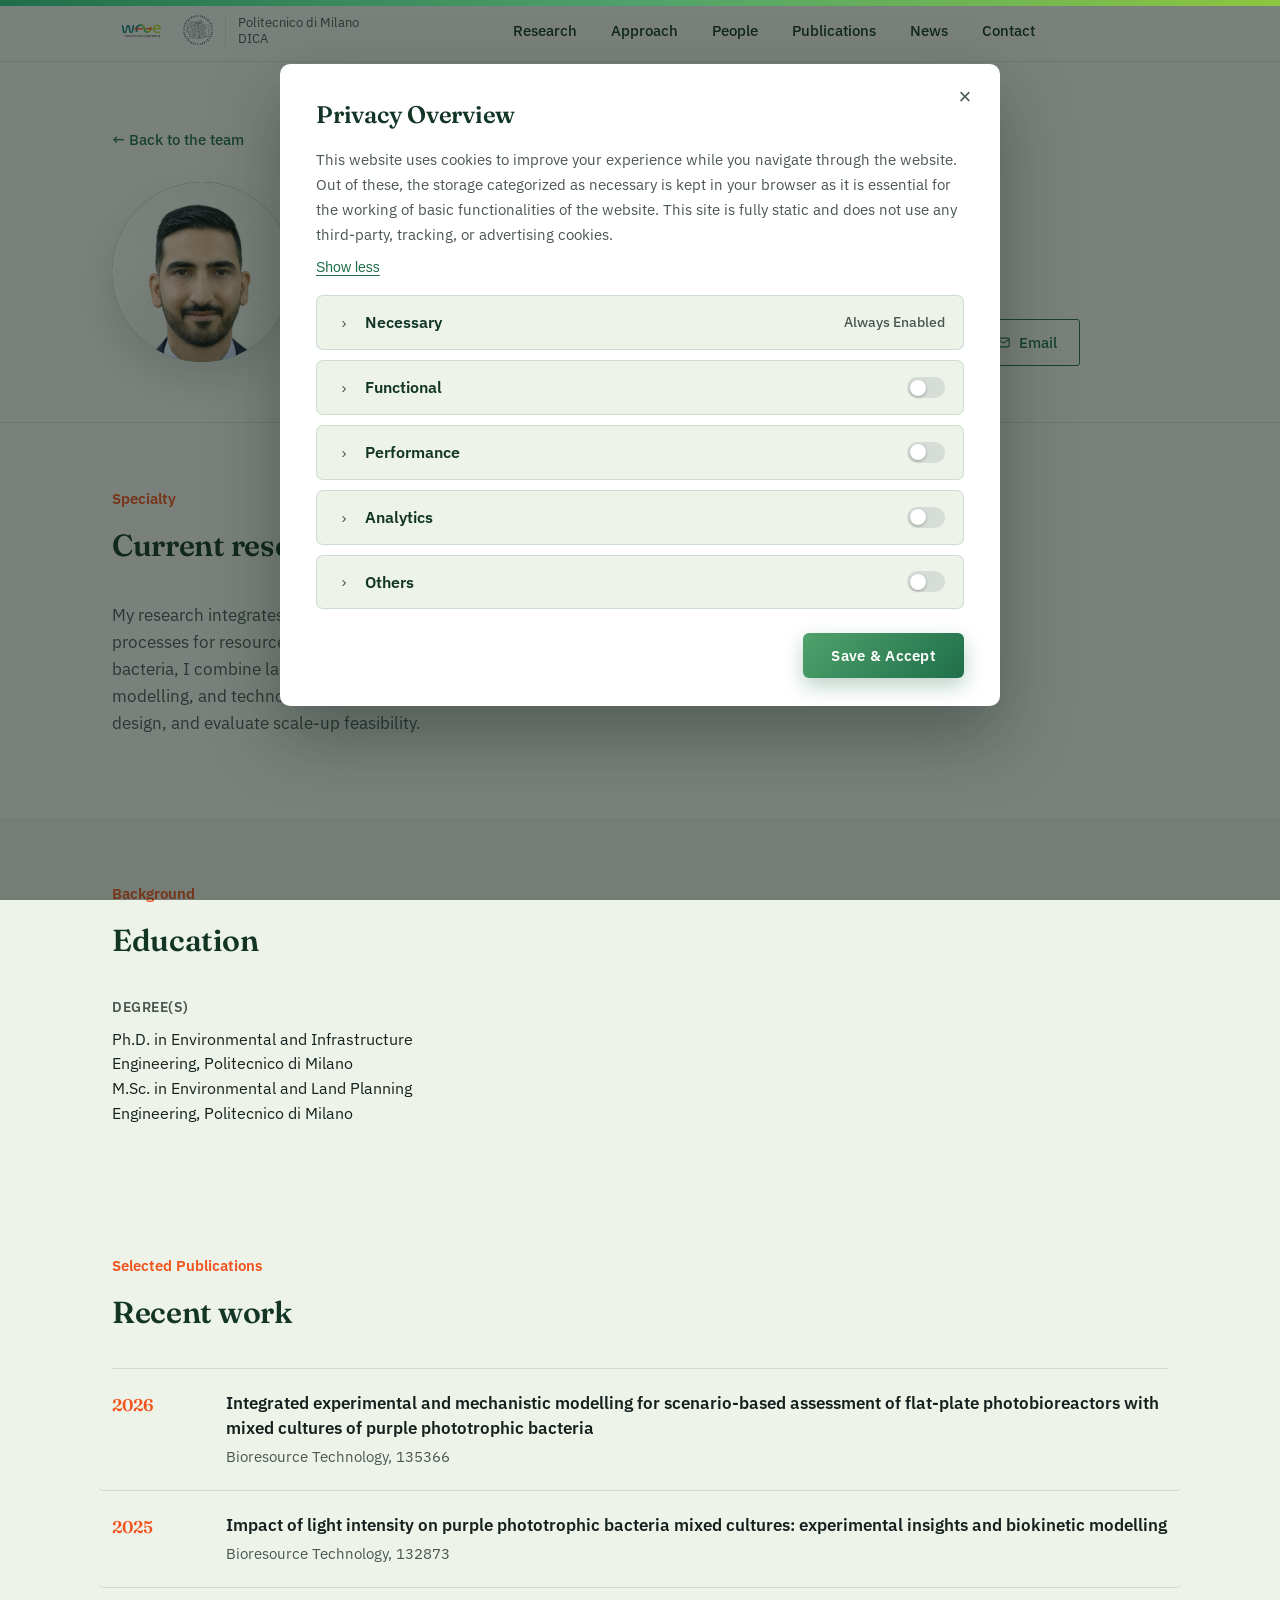
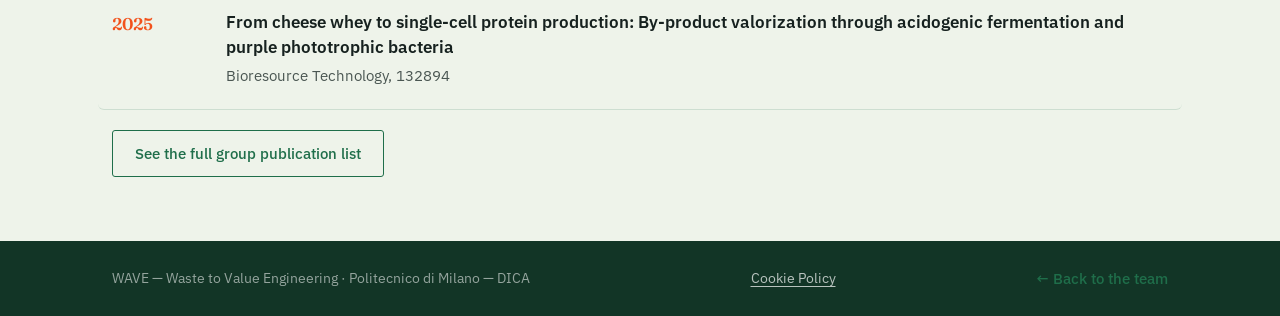
<file: ali-amini.html>
<!DOCTYPE html>
<html lang="en">
<head>
<meta charset="UTF-8">
<meta name="viewport" content="width=device-width, initial-scale=1.0">
<title>Ali Amini — WAVE, Politecnico di Milano</title>
<link rel="icon" href="wave-logo.png">
<link rel="preconnect" href="https://fonts.googleapis.com">
<link rel="preconnect" href="https://fonts.gstatic.com" crossorigin>
<link href="https://fonts.googleapis.com/css2?family=Fraunces:opsz,wght@9..144,400;9..144,500;9..144,600;9..144,700&family=IBM+Plex+Sans:wght@400;500;600&display=swap" rel="stylesheet">
<link rel="stylesheet" href="cookie-consent.css">
<style>
  :root{
    --teal-deep:   #1F6E4A;
    --teal-ink:    #123526;
    --green-mid:   #4FA26B;
    --green-lime:  #8DC63F;
    --orange:      #F2521C;
    --bg:          #FBFAF6;
    --bg-alt:      #EEF3EA;
    --ink:         #16211F;
    --ink-soft:    #4A5652;
    --line:        rgba(31,110,74,0.16);
  }

  *{margin:0;padding:0;box-sizing:border-box;}
  html{scroll-behavior:smooth;}
  body{
    background:var(--bg);
    color:var(--ink);
    font-family:'IBM Plex Sans', sans-serif;
    font-size:17px;
    line-height:1.6;
    -webkit-font-smoothing:antialiased;
  }
  h1,h2,h3{
    font-family:'Fraunces', serif;
    font-weight:600;
    letter-spacing:-0.01em;
    color:var(--teal-ink);
  }
  a{color:inherit;text-decoration:none;}
  img{max-width:100%;display:block;}
  svg{display:block;}
  .wrap{max-width:1120px;margin:0 auto;padding:0 32px;}

  /* ---------- nav ---------- */
  header{
    position:sticky;
    top:0;
    z-index:50;
    background:rgba(251,250,246,0.92);
    backdrop-filter:blur(8px);
    border-bottom:1px solid var(--line);
  }
  .nav-inner{
    display:flex;
    align-items:center;
    justify-content:space-between;
    padding:14px 32px;
    max-width:1120px;
    margin:0 auto;
    gap:20px;
  }
  .brand{display:flex;align-items:center;gap:12px;}
  .brand img{height:32px;width:auto;}
  .brand .polimi-logo{height:30px;}
  .brand .affil{
    font-size:12.5px;
    color:var(--ink-soft);
    border-left:1px solid var(--line);
    padding-left:12px;
    line-height:1.3;
  }
  nav{flex:1;display:flex;justify-content:center;}
  nav ul{display:flex;gap:30px;list-style:none;}
  nav a{
    font-size:15px;
    font-weight:500;
    color:var(--teal-ink);
    padding:6px 2px;
    border-bottom:2px solid transparent;
    transition:border-color .15s ease;
  }
  nav a:hover{border-color:var(--orange);}

  /* ---------- back link ---------- */
  .back-link{
    display:inline-flex;
    align-items:center;
    gap:8px;
    font-size:14.5px;
    font-weight:500;
    color:var(--teal-deep);
    margin-bottom:28px;
    transition:gap .15s ease;
  }
  .back-link:hover{gap:12px;}

  /* ---------- profile hero ---------- */
  .profile-hero{
    padding:64px 0 56px;
    border-bottom:1px solid var(--line);
  }
  .profile-grid{
    display:grid;
    grid-template-columns:180px 1fr;
    gap:44px;
    align-items:center;
  }
  .profile-photo{
    width:180px;
    height:180px;
    border-radius:50%;
    overflow:hidden;
    box-shadow:0 18px 40px rgba(18,53,38,0.16);
    flex:none;
    background:linear-gradient(150deg,var(--teal-deep),var(--green-mid));
    display:flex;align-items:center;justify-content:center;
    color:#fff;
    font-family:'Fraunces',serif;
    font-weight:600;
    font-size:52px;
  }
  .profile-photo img{width:100%;height:100%;object-fit:cover;}
  .kicker{
    color:var(--orange);
    font-weight:600;
    font-size:15px;
    margin-bottom:10px;
    display:block;
  }
  .profile-hero h1{
    font-size:clamp(2rem, 3.6vw, 2.8rem);
    line-height:1.1;
    margin-bottom:10px;
  }
  .profile-role{
    font-size:18px;
    color:var(--ink-soft);
    margin-bottom:18px;
  }
  .profile-links{
    display:flex;
    gap:14px;
    flex-wrap:wrap;
  }
  .btn{
    display:inline-flex;
    align-items:center;
    gap:8px;
    padding:11px 22px;
    border-radius:3px;
    font-weight:500;
    font-size:14.5px;
  }
  .btn-primary{
    background:linear-gradient(135deg, var(--green-mid), var(--teal-deep));
    color:#fff;
    box-shadow:0 6px 16px rgba(31,110,74,0.22);
    transition:box-shadow .2s ease, transform .2s ease;
  }
  .btn-primary:hover{box-shadow:0 10px 22px rgba(31,110,74,0.32); transform:translateY(-1px);}
  .btn-ghost{
    border:1.5px solid var(--teal-deep);
    color:var(--teal-deep);
    transition:background .15s ease, transform .2s ease;
  }
  .btn-ghost:hover{background:rgba(31,110,74,0.06); transform:translateY(-1px);}

  /* ---------- sections ---------- */
  section{padding:64px 0;}
  .section-head{max-width:70ch; margin-bottom:32px;}
  .section-head h2{font-size:clamp(1.5rem,2.6vw,1.9rem);}
  .bio p{
    max-width:75ch;
    color:var(--ink-soft);
    font-size:17px;
    margin-bottom:16px;
  }

  .info-grid{
    display:grid;
    grid-template-columns:1fr 1fr;
    gap:32px;
    margin-top:8px;
    max-width:75ch;
  }
  .info-block h3{
    font-size:14px;
    text-transform:uppercase;
    letter-spacing:0.04em;
    color:var(--ink-soft);
    font-family:'IBM Plex Sans',sans-serif;
    font-weight:600;
    margin-bottom:8px;
  }
  .info-block p{color:var(--ink); font-size:15.5px; white-space:pre-line;}

  .interest-tags{
    display:flex;
    flex-wrap:wrap;
    gap:10px;
    margin-top:24px;
  }
  .interest-tags span{
    background:var(--bg-alt);
    border:1px solid var(--line);
    color:var(--teal-ink);
    font-size:13.5px;
    font-weight:500;
    padding:7px 14px;
    border-radius:100px;
  }

  .pub-list{border-top:1px solid var(--line);}
  .pub-item{
    display:grid;
    grid-template-columns:90px 1fr;
    gap:24px;
    padding:22px 14px;
    margin:0 -14px;
    border-bottom:1px solid var(--line);
    border-radius:6px;
    transition:background .15s ease;
  }
  .pub-item:hover{background:rgba(31,110,74,0.05);}
  .pub-item .year{
    font-family:'Fraunces',serif;
    font-weight:600;
    color:var(--orange);
    font-size:17px;
  }
  .pub-item h4{font-size:16.5px; font-weight:600; color:var(--ink); line-height:1.5;}
  .pub-item .venue{font-size:14.5px; color:var(--ink-soft); margin-top:4px;}

  footer{
    background:var(--teal-ink);
    color:rgba(255,255,255,0.55);
    padding:26px 0;
    font-size:13.5px;
  }
  .footer-inner{
    display:flex;
    justify-content:space-between;
    align-items:center;
    flex-wrap:wrap;
    gap:12px;
  }

  @media (max-width: 700px){
    nav ul{display:none;}
    .brand .affil{display:none;}
    .profile-grid{grid-template-columns:1fr; text-align:center;}
    .profile-photo{margin:0 auto;}
    .profile-links{justify-content:center;}
    .info-grid{grid-template-columns:1fr;}
    .pub-item{grid-template-columns:60px 1fr;}
  }
  footer a.footer-link{color:rgba(255,255,255,0.7); text-decoration:underline; text-underline-offset:3px;}
  footer a.footer-link:hover{color:var(--green-lime);}
</style>
</head>
<body>

<header>
  <div class="nav-inner">
    <div class="brand">
      <img src="wave-logo.png" alt="WAVE logo">
      <img src="polimi-logo.png" alt="Politecnico di Milano logo" class="polimi-logo">
      <span class="affil">Politecnico di Milano<br>DICA</span>
    </div>
    <nav>
      <ul>
        <li><a href="index.html#research">Research</a></li>
        <li><a href="index.html#approach">Approach</a></li>
        <li><a href="index.html#people">People</a></li>
        <li><a href="index.html#publications">Publications</a></li>
        <li><a href="index.html#news">News</a></li>
        <li><a href="index.html#contact">Contact</a></li>
      </ul>
    </nav>
  </div>
</header>

<section class="profile-hero">
  <div class="wrap">
    <a class="back-link" href="index.html#people">← Back to the team</a>
    <div class="profile-grid">
      <div class="profile-photo"><img src="ali-amini.jpg" alt="Ali Amini"></div>
      <div>
        <span class="kicker">WAVE — Postdoctoral Research Fellow</span>
        <h1>Ali Amini</h1>
        <p class="profile-role">Postdoctoral Research Fellow · DICA, Politecnico di Milano</p>
        <div class="profile-links">
          <a class="btn btn-primary" href="https://scholar.google.com/citations?user=FdAiY1IAAAAJ&hl=en" target="_blank" rel="noopener"><svg width="15" height="15" viewBox="0 0 24 24" fill="none" stroke="currentColor" stroke-width="1.8" stroke-linecap="round" stroke-linejoin="round"><path d="M4 10 12 4l8 6-8 6-8-6Z"/><path d="M7 12v5c0 1.5 2.5 3 5 3s5-1.5 5-3v-5"/></svg>Google Scholar</a>
          <a class="btn btn-ghost" href="https://orcid.org/0000-0001-9769-1650" target="_blank" rel="noopener"><svg width="15" height="15" viewBox="0 0 24 24" fill="none" stroke="currentColor" stroke-width="1.8" stroke-linecap="round" stroke-linejoin="round"><circle cx="12" cy="12" r="9"/><circle cx="8.6" cy="8.2" r="0.6" fill="currentColor" stroke="none"/><path d="M8.6 10.6v6.2"/><path d="M12.4 10.6v6.2h1.6a3.1 3.1 0 0 0 0-6.2h-1.6Z"/></svg>ORCID</a>
          <a class="btn btn-ghost" href="https://www.researchgate.net/profile/Ali-Amini-16" target="_blank" rel="noopener"><svg width="15" height="15" viewBox="0 0 24 24" fill="none" stroke="currentColor" stroke-width="1.8" stroke-linecap="round" stroke-linejoin="round"><circle cx="12" cy="12" r="9"/><path d="M7.8 15.2V8.8h2.1a1.9 1.9 0 0 1 0 3.8H7.8"/><path d="M9.5 12.6l2.7 2.6"/><path d="M17 10.4a2.6 2.6 0 1 0 0 3.6"/><path d="M17 12.2h-1.6"/></svg>ResearchGate</a>
          <a class="btn btn-ghost" href="https://www.linkedin.com/in/ali-amini-78738b190/" target="_blank" rel="noopener"><svg width="15" height="15" viewBox="0 0 24 24" fill="none" stroke="currentColor" stroke-width="1.8" stroke-linecap="round" stroke-linejoin="round"><rect x="3" y="3" width="18" height="18" rx="3"/><path d="M8 11v5"/><circle cx="8" cy="8" r="0.6" fill="currentColor"/><path d="M12 16v-3a2 2 0 0 1 4 0v3"/></svg>LinkedIn</a>
          <a class="btn btn-ghost" href="mailto:ali.amini@polimi.it" target="_blank" rel="noopener"><svg width="15" height="15" viewBox="0 0 24 24" fill="none" stroke="currentColor" stroke-width="1.8" stroke-linecap="round" stroke-linejoin="round"><rect x="3" y="5" width="18" height="14" rx="2"/><path d="m3 7 9 6 9-6"/></svg>Email</a>
        </div>
      </div>
    </div>
  </div>
</section>

<section class="bio">
    <div class="wrap">
      <div class="section-head">
        <span class="kicker">Specialty</span>
        <h2>Current research</h2>
      </div>
      <p>My research integrates experimental and modeling approaches to develop phototrophic processes for resource recovery from waste streams. With a focus on purple phototrophic bacteria, I combine laboratory experimentation, photobioreactor engineering, mechanistic modelling, and techno-economic assessment to understand process behavior, improve system design, and evaluate scale-up feasibility.</p>
    </div>
  </section>
<section style="background:var(--bg-alt);">
    <div class="wrap">
      <div class="section-head">
        <span class="kicker">Background</span>
        <h2>Education</h2>
      </div>
      <div class="info-grid">
        <div class="info-block">
          <h3>Degree(s)</h3>
          <p>Ph.D. in Environmental and Infrastructure Engineering, Politecnico di Milano<br>M.Sc. in Environmental and Land Planning Engineering, Politecnico di Milano</p>
        </div>
      </div>
    </div>
  </section>
<section style="background:var(--bg-alt);">
    <div class="wrap">
      <div class="section-head">
        <span class="kicker">Selected Publications</span>
        <h2>Recent work</h2>
      </div>
      <div class="pub-list">
      <div class="pub-item">
        <div class="year">2026</div>
        <div>
          <h4>Integrated experimental and mechanistic modelling for scenario-based assessment of flat-plate photobioreactors with mixed cultures of purple phototrophic bacteria</h4>
          <div class="venue">Bioresource Technology, 135366</div>
        </div>
      </div>
      <div class="pub-item">
        <div class="year">2025</div>
        <div>
          <h4>Impact of light intensity on purple phototrophic bacteria mixed cultures: experimental insights and biokinetic modelling</h4>
          <div class="venue">Bioresource Technology, 132873</div>
        </div>
      </div>
      <div class="pub-item">
        <div class="year">2025</div>
        <div>
          <h4>From cheese whey to single-cell protein production: By-product valorization through acidogenic fermentation and purple phototrophic bacteria</h4>
          <div class="venue">Bioresource Technology, 132894</div>
        </div>
      </div>
      </div>
      <p style="margin-top:20px;"><a class="btn btn-ghost" href="index.html#publications">See the full group publication list</a></p>
    </div>
  </section>


<footer>
  <div class="wrap footer-inner">
    <span>WAVE — Waste to Value Engineering · Politecnico di Milano — DICA</span>
    <a class="footer-link" href="cookie-policy.html" style="margin-left:20px;">Cookie Policy</a>
    <a class="back-link" href="index.html#people" style="margin-bottom:0;">← Back to the team</a>
  </div>
</footer>

<script src="cookie-consent.js" defer></script>
</body>
</html>
</file>
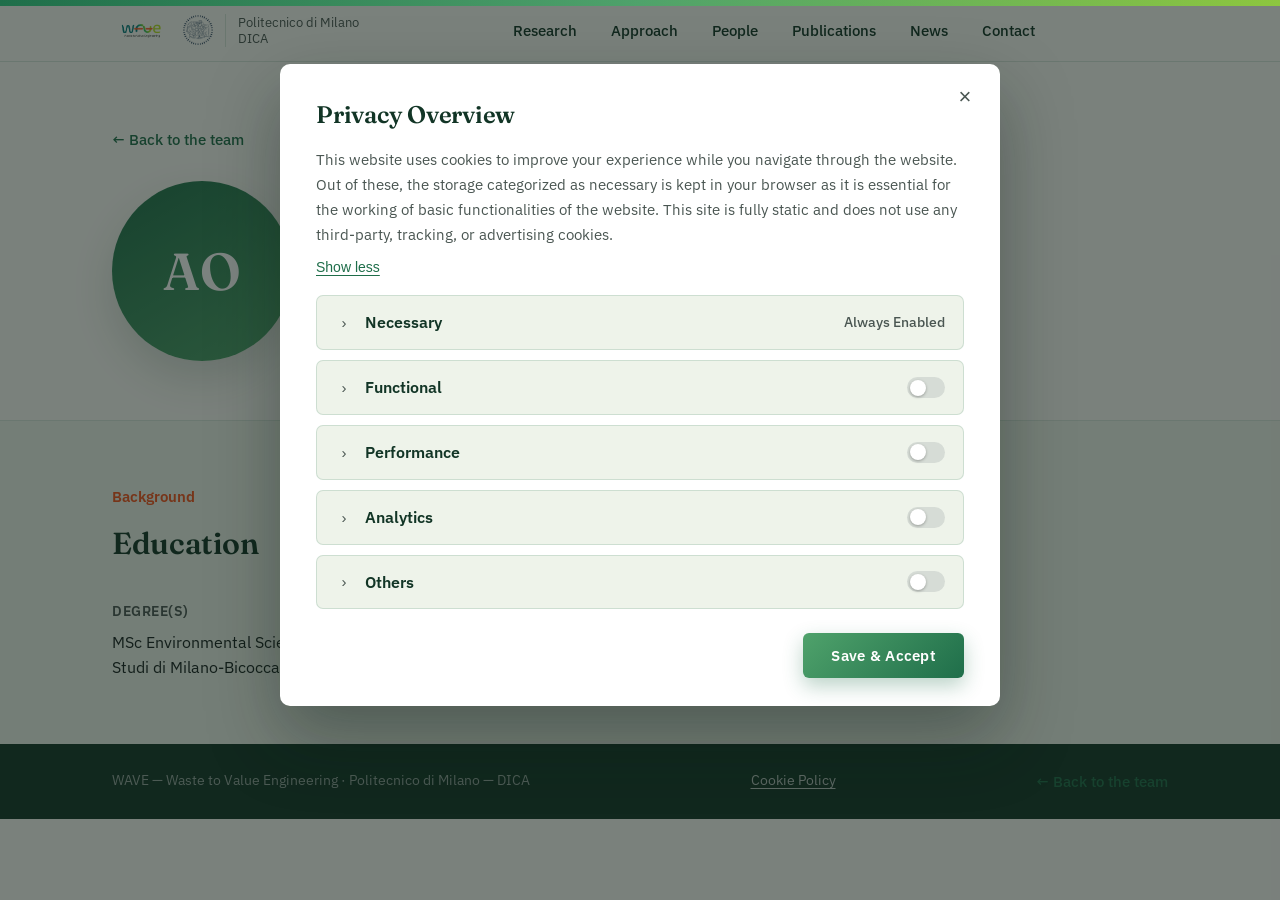
<file: alice-ornaghi.html>
<!DOCTYPE html>
<html lang="en">
<head>
<meta charset="UTF-8">
<meta name="viewport" content="width=device-width, initial-scale=1.0">
<title>Alice Ornaghi — WAVE, Politecnico di Milano</title>
<link rel="icon" href="wave-logo.png">
<link rel="preconnect" href="https://fonts.googleapis.com">
<link rel="preconnect" href="https://fonts.gstatic.com" crossorigin>
<link href="https://fonts.googleapis.com/css2?family=Fraunces:opsz,wght@9..144,400;9..144,500;9..144,600;9..144,700&family=IBM+Plex+Sans:wght@400;500;600&display=swap" rel="stylesheet">
<link rel="stylesheet" href="cookie-consent.css">
<style>
  :root{
    --teal-deep:   #1F6E4A;
    --teal-ink:    #123526;
    --green-mid:   #4FA26B;
    --green-lime:  #8DC63F;
    --orange:      #F2521C;
    --bg:          #FBFAF6;
    --bg-alt:      #EEF3EA;
    --ink:         #16211F;
    --ink-soft:    #4A5652;
    --line:        rgba(31,110,74,0.16);
  }

  *{margin:0;padding:0;box-sizing:border-box;}
  html{scroll-behavior:smooth;}
  body{
    background:var(--bg);
    color:var(--ink);
    font-family:'IBM Plex Sans', sans-serif;
    font-size:17px;
    line-height:1.6;
    -webkit-font-smoothing:antialiased;
  }
  h1,h2,h3{
    font-family:'Fraunces', serif;
    font-weight:600;
    letter-spacing:-0.01em;
    color:var(--teal-ink);
  }
  a{color:inherit;text-decoration:none;}
  img{max-width:100%;display:block;}
  svg{display:block;}
  .wrap{max-width:1120px;margin:0 auto;padding:0 32px;}

  /* ---------- nav ---------- */
  header{
    position:sticky;
    top:0;
    z-index:50;
    background:rgba(251,250,246,0.92);
    backdrop-filter:blur(8px);
    border-bottom:1px solid var(--line);
  }
  .nav-inner{
    display:flex;
    align-items:center;
    justify-content:space-between;
    padding:14px 32px;
    max-width:1120px;
    margin:0 auto;
    gap:20px;
  }
  .brand{display:flex;align-items:center;gap:12px;}
  .brand img{height:32px;width:auto;}
  .brand .polimi-logo{height:30px;}
  .brand .affil{
    font-size:12.5px;
    color:var(--ink-soft);
    border-left:1px solid var(--line);
    padding-left:12px;
    line-height:1.3;
  }
  nav{flex:1;display:flex;justify-content:center;}
  nav ul{display:flex;gap:30px;list-style:none;}
  nav a{
    font-size:15px;
    font-weight:500;
    color:var(--teal-ink);
    padding:6px 2px;
    border-bottom:2px solid transparent;
    transition:border-color .15s ease;
  }
  nav a:hover{border-color:var(--orange);}

  /* ---------- back link ---------- */
  .back-link{
    display:inline-flex;
    align-items:center;
    gap:8px;
    font-size:14.5px;
    font-weight:500;
    color:var(--teal-deep);
    margin-bottom:28px;
    transition:gap .15s ease;
  }
  .back-link:hover{gap:12px;}

  /* ---------- profile hero ---------- */
  .profile-hero{
    padding:64px 0 56px;
    border-bottom:1px solid var(--line);
  }
  .profile-grid{
    display:grid;
    grid-template-columns:180px 1fr;
    gap:44px;
    align-items:center;
  }
  .profile-photo{
    width:180px;
    height:180px;
    border-radius:50%;
    overflow:hidden;
    box-shadow:0 18px 40px rgba(18,53,38,0.16);
    flex:none;
    background:linear-gradient(150deg,var(--teal-deep),var(--green-mid));
    display:flex;align-items:center;justify-content:center;
    color:#fff;
    font-family:'Fraunces',serif;
    font-weight:600;
    font-size:52px;
  }
  .profile-photo img{width:100%;height:100%;object-fit:cover;}
  .kicker{
    color:var(--orange);
    font-weight:600;
    font-size:15px;
    margin-bottom:10px;
    display:block;
  }
  .profile-hero h1{
    font-size:clamp(2rem, 3.6vw, 2.8rem);
    line-height:1.1;
    margin-bottom:10px;
  }
  .profile-role{
    font-size:18px;
    color:var(--ink-soft);
    margin-bottom:18px;
  }
  .profile-links{
    display:flex;
    gap:14px;
    flex-wrap:wrap;
  }
  .btn{
    display:inline-flex;
    align-items:center;
    gap:8px;
    padding:11px 22px;
    border-radius:3px;
    font-weight:500;
    font-size:14.5px;
  }
  .btn-primary{
    background:linear-gradient(135deg, var(--green-mid), var(--teal-deep));
    color:#fff;
    box-shadow:0 6px 16px rgba(31,110,74,0.22);
    transition:box-shadow .2s ease, transform .2s ease;
  }
  .btn-primary:hover{box-shadow:0 10px 22px rgba(31,110,74,0.32); transform:translateY(-1px);}
  .btn-ghost{
    border:1.5px solid var(--teal-deep);
    color:var(--teal-deep);
    transition:background .15s ease, transform .2s ease;
  }
  .btn-ghost:hover{background:rgba(31,110,74,0.06); transform:translateY(-1px);}

  /* ---------- sections ---------- */
  section{padding:64px 0;}
  .section-head{max-width:70ch; margin-bottom:32px;}
  .section-head h2{font-size:clamp(1.5rem,2.6vw,1.9rem);}
  .bio p{
    max-width:75ch;
    color:var(--ink-soft);
    font-size:17px;
    margin-bottom:16px;
  }

  .info-grid{
    display:grid;
    grid-template-columns:1fr 1fr;
    gap:32px;
    margin-top:8px;
    max-width:75ch;
  }
  .info-block h3{
    font-size:14px;
    text-transform:uppercase;
    letter-spacing:0.04em;
    color:var(--ink-soft);
    font-family:'IBM Plex Sans',sans-serif;
    font-weight:600;
    margin-bottom:8px;
  }
  .info-block p{color:var(--ink); font-size:15.5px; white-space:pre-line;}

  .interest-tags{
    display:flex;
    flex-wrap:wrap;
    gap:10px;
    margin-top:24px;
  }
  .interest-tags span{
    background:var(--bg-alt);
    border:1px solid var(--line);
    color:var(--teal-ink);
    font-size:13.5px;
    font-weight:500;
    padding:7px 14px;
    border-radius:100px;
  }

  .pub-list{border-top:1px solid var(--line);}
  .pub-item{
    display:grid;
    grid-template-columns:90px 1fr;
    gap:24px;
    padding:22px 14px;
    margin:0 -14px;
    border-bottom:1px solid var(--line);
    border-radius:6px;
    transition:background .15s ease;
  }
  .pub-item:hover{background:rgba(31,110,74,0.05);}
  .pub-item .year{
    font-family:'Fraunces',serif;
    font-weight:600;
    color:var(--orange);
    font-size:17px;
  }
  .pub-item h4{font-size:16.5px; font-weight:600; color:var(--ink); line-height:1.5;}
  .pub-item .venue{font-size:14.5px; color:var(--ink-soft); margin-top:4px;}

  footer{
    background:var(--teal-ink);
    color:rgba(255,255,255,0.55);
    padding:26px 0;
    font-size:13.5px;
  }
  .footer-inner{
    display:flex;
    justify-content:space-between;
    align-items:center;
    flex-wrap:wrap;
    gap:12px;
  }

  @media (max-width: 700px){
    nav ul{display:none;}
    .brand .affil{display:none;}
    .profile-grid{grid-template-columns:1fr; text-align:center;}
    .profile-photo{margin:0 auto;}
    .profile-links{justify-content:center;}
    .info-grid{grid-template-columns:1fr;}
    .pub-item{grid-template-columns:60px 1fr;}
  }
  footer a.footer-link{color:rgba(255,255,255,0.7); text-decoration:underline; text-underline-offset:3px;}
  footer a.footer-link:hover{color:var(--green-lime);}
</style>
</head>
<body>

<header>
  <div class="nav-inner">
    <div class="brand">
      <img src="wave-logo.png" alt="WAVE logo">
      <img src="polimi-logo.png" alt="Politecnico di Milano logo" class="polimi-logo">
      <span class="affil">Politecnico di Milano<br>DICA</span>
    </div>
    <nav>
      <ul>
        <li><a href="index.html#research">Research</a></li>
        <li><a href="index.html#approach">Approach</a></li>
        <li><a href="index.html#people">People</a></li>
        <li><a href="index.html#publications">Publications</a></li>
        <li><a href="index.html#news">News</a></li>
        <li><a href="index.html#contact">Contact</a></li>
      </ul>
    </nav>
  </div>
</header>

<section class="profile-hero">
  <div class="wrap">
    <a class="back-link" href="index.html#people">← Back to the team</a>
    <div class="profile-grid">
      <div class="profile-photo">AO</div>
      <div>
        <span class="kicker">WAVE — Laboratory Technician</span>
        <h1>Alice Ornaghi</h1>
        <p class="profile-role">Laboratory Technician · DICA, Politecnico di Milano</p>
        <div class="profile-links">
          <a class="btn btn-primary" href="mailto:alice.ornaghi@polimi.it" target="_blank" rel="noopener"><svg width="15" height="15" viewBox="0 0 24 24" fill="none" stroke="currentColor" stroke-width="1.8" stroke-linecap="round" stroke-linejoin="round"><rect x="3" y="5" width="18" height="14" rx="2"/><path d="m3 7 9 6 9-6"/></svg>Email</a>
        </div>
      </div>
    </div>
  </div>
</section>

<section style="background:var(--bg-alt);">
    <div class="wrap">
      <div class="section-head">
        <span class="kicker">Background</span>
        <h2>Education</h2>
      </div>
      <div class="info-grid">
        <div class="info-block">
          <h3>Degree(s)</h3>
          <p>MSc Environmental Science, Università degli Studi di Milano-Bicocca, Italy</p>
        </div>
      </div>
    </div>
  </section>


<footer>
  <div class="wrap footer-inner">
    <span>WAVE — Waste to Value Engineering · Politecnico di Milano — DICA</span>
    <a class="footer-link" href="cookie-policy.html" style="margin-left:20px;">Cookie Policy</a>
    <a class="back-link" href="index.html#people" style="margin-bottom:0;">← Back to the team</a>
  </div>
</footer>

<script src="cookie-consent.js" defer></script>
</body>
</html>
</file>
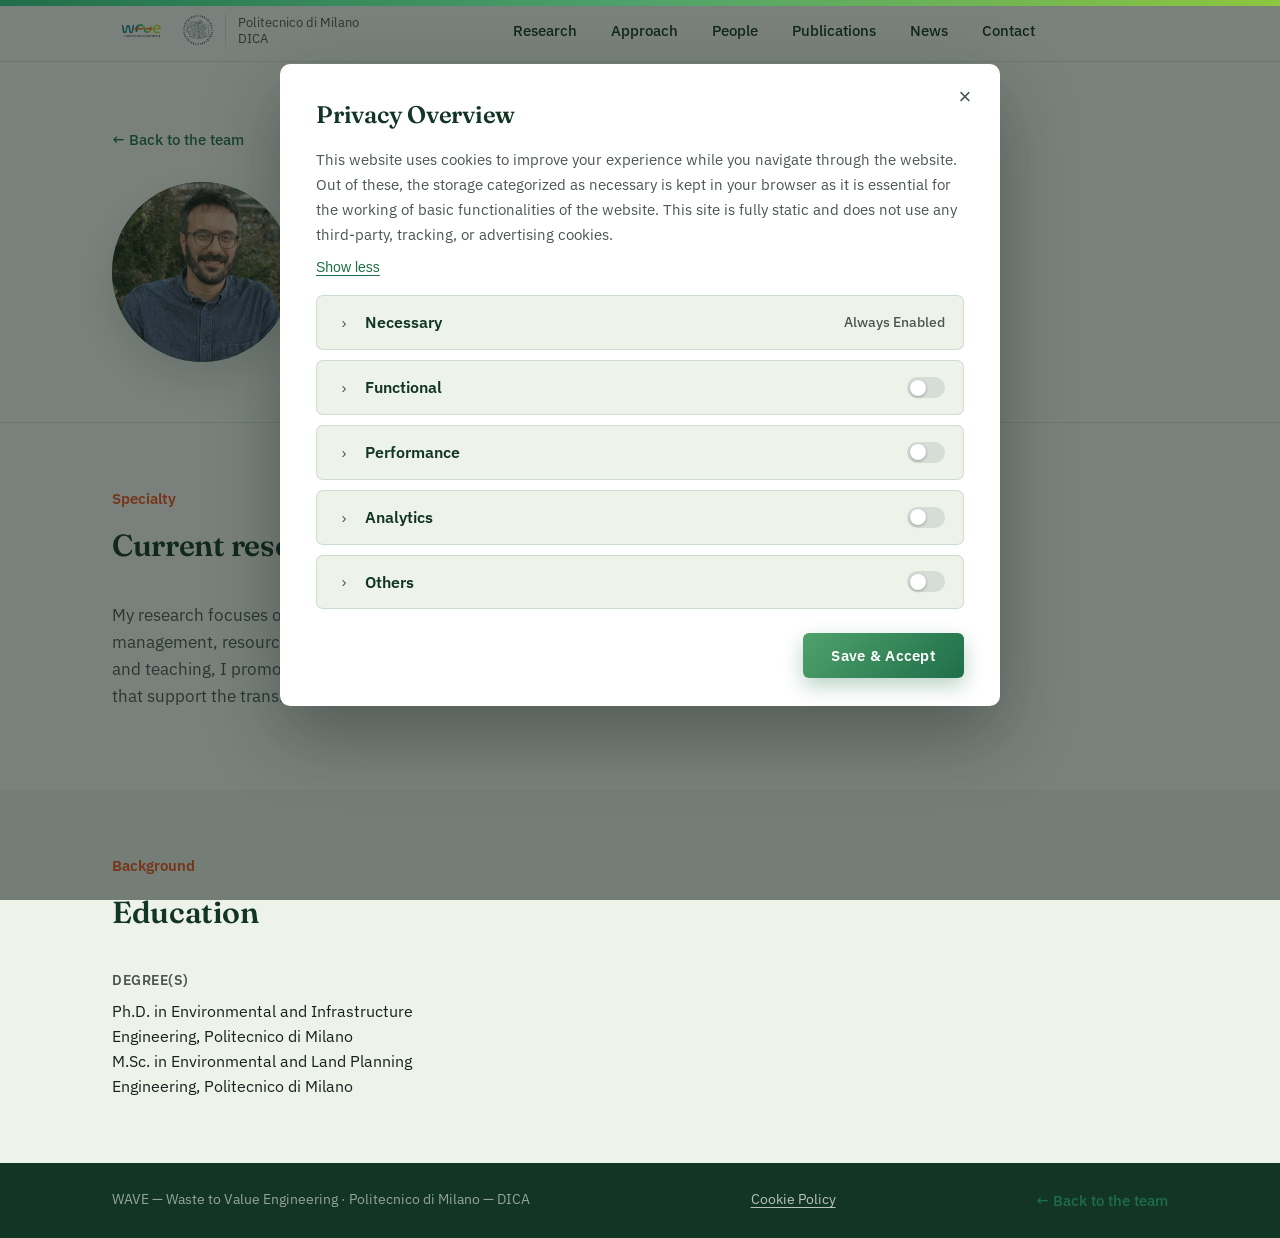
<file: andrea-turolla.html>
<!DOCTYPE html>
<html lang="en">
<head>
<meta charset="UTF-8">
<meta name="viewport" content="width=device-width, initial-scale=1.0">
<title>Andrea Turolla — WAVE, Politecnico di Milano</title>
<link rel="icon" href="wave-logo.png">
<link rel="preconnect" href="https://fonts.googleapis.com">
<link rel="preconnect" href="https://fonts.gstatic.com" crossorigin>
<link href="https://fonts.googleapis.com/css2?family=Fraunces:opsz,wght@9..144,400;9..144,500;9..144,600;9..144,700&family=IBM+Plex+Sans:wght@400;500;600&display=swap" rel="stylesheet">
<link rel="stylesheet" href="cookie-consent.css">
<style>
  :root{
    --teal-deep:   #1F6E4A;
    --teal-ink:    #123526;
    --green-mid:   #4FA26B;
    --green-lime:  #8DC63F;
    --orange:      #F2521C;
    --bg:          #FBFAF6;
    --bg-alt:      #EEF3EA;
    --ink:         #16211F;
    --ink-soft:    #4A5652;
    --line:        rgba(31,110,74,0.16);
  }

  *{margin:0;padding:0;box-sizing:border-box;}
  html{scroll-behavior:smooth;}
  body{
    background:var(--bg);
    color:var(--ink);
    font-family:'IBM Plex Sans', sans-serif;
    font-size:17px;
    line-height:1.6;
    -webkit-font-smoothing:antialiased;
  }
  h1,h2,h3{
    font-family:'Fraunces', serif;
    font-weight:600;
    letter-spacing:-0.01em;
    color:var(--teal-ink);
  }
  a{color:inherit;text-decoration:none;}
  img{max-width:100%;display:block;}
  svg{display:block;}
  .wrap{max-width:1120px;margin:0 auto;padding:0 32px;}

  /* ---------- nav ---------- */
  header{
    position:sticky;
    top:0;
    z-index:50;
    background:rgba(251,250,246,0.92);
    backdrop-filter:blur(8px);
    border-bottom:1px solid var(--line);
  }
  .nav-inner{
    display:flex;
    align-items:center;
    justify-content:space-between;
    padding:14px 32px;
    max-width:1120px;
    margin:0 auto;
    gap:20px;
  }
  .brand{display:flex;align-items:center;gap:12px;}
  .brand img{height:32px;width:auto;}
  .brand .polimi-logo{height:30px;}
  .brand .affil{
    font-size:12.5px;
    color:var(--ink-soft);
    border-left:1px solid var(--line);
    padding-left:12px;
    line-height:1.3;
  }
  nav{flex:1;display:flex;justify-content:center;}
  nav ul{display:flex;gap:30px;list-style:none;}
  nav a{
    font-size:15px;
    font-weight:500;
    color:var(--teal-ink);
    padding:6px 2px;
    border-bottom:2px solid transparent;
    transition:border-color .15s ease;
  }
  nav a:hover{border-color:var(--orange);}

  /* ---------- back link ---------- */
  .back-link{
    display:inline-flex;
    align-items:center;
    gap:8px;
    font-size:14.5px;
    font-weight:500;
    color:var(--teal-deep);
    margin-bottom:28px;
    transition:gap .15s ease;
  }
  .back-link:hover{gap:12px;}

  /* ---------- profile hero ---------- */
  .profile-hero{
    padding:64px 0 56px;
    border-bottom:1px solid var(--line);
  }
  .profile-grid{
    display:grid;
    grid-template-columns:180px 1fr;
    gap:44px;
    align-items:center;
  }
  .profile-photo{
    width:180px;
    height:180px;
    border-radius:50%;
    overflow:hidden;
    box-shadow:0 18px 40px rgba(18,53,38,0.16);
    flex:none;
    background:linear-gradient(150deg,var(--teal-deep),var(--green-mid));
    display:flex;align-items:center;justify-content:center;
    color:#fff;
    font-family:'Fraunces',serif;
    font-weight:600;
    font-size:52px;
  }
  .profile-photo img{width:100%;height:100%;object-fit:cover;}
  .kicker{
    color:var(--orange);
    font-weight:600;
    font-size:15px;
    margin-bottom:10px;
    display:block;
  }
  .profile-hero h1{
    font-size:clamp(2rem, 3.6vw, 2.8rem);
    line-height:1.1;
    margin-bottom:10px;
  }
  .profile-role{
    font-size:18px;
    color:var(--ink-soft);
    margin-bottom:18px;
  }
  .profile-links{
    display:flex;
    gap:14px;
    flex-wrap:wrap;
  }
  .btn{
    display:inline-flex;
    align-items:center;
    gap:8px;
    padding:11px 22px;
    border-radius:3px;
    font-weight:500;
    font-size:14.5px;
  }
  .btn-primary{
    background:linear-gradient(135deg, var(--green-mid), var(--teal-deep));
    color:#fff;
    box-shadow:0 6px 16px rgba(31,110,74,0.22);
    transition:box-shadow .2s ease, transform .2s ease;
  }
  .btn-primary:hover{box-shadow:0 10px 22px rgba(31,110,74,0.32); transform:translateY(-1px);}
  .btn-ghost{
    border:1.5px solid var(--teal-deep);
    color:var(--teal-deep);
    transition:background .15s ease, transform .2s ease;
  }
  .btn-ghost:hover{background:rgba(31,110,74,0.06); transform:translateY(-1px);}

  /* ---------- sections ---------- */
  section{padding:64px 0;}
  .section-head{max-width:70ch; margin-bottom:32px;}
  .section-head h2{font-size:clamp(1.5rem,2.6vw,1.9rem);}
  .bio p{
    max-width:75ch;
    color:var(--ink-soft);
    font-size:17px;
    margin-bottom:16px;
  }

  .info-grid{
    display:grid;
    grid-template-columns:1fr 1fr;
    gap:32px;
    margin-top:8px;
    max-width:75ch;
  }
  .info-block h3{
    font-size:14px;
    text-transform:uppercase;
    letter-spacing:0.04em;
    color:var(--ink-soft);
    font-family:'IBM Plex Sans',sans-serif;
    font-weight:600;
    margin-bottom:8px;
  }
  .info-block p{color:var(--ink); font-size:15.5px; white-space:pre-line;}

  .interest-tags{
    display:flex;
    flex-wrap:wrap;
    gap:10px;
    margin-top:24px;
  }
  .interest-tags span{
    background:var(--bg-alt);
    border:1px solid var(--line);
    color:var(--teal-ink);
    font-size:13.5px;
    font-weight:500;
    padding:7px 14px;
    border-radius:100px;
  }

  .pub-list{border-top:1px solid var(--line);}
  .pub-item{
    display:grid;
    grid-template-columns:90px 1fr;
    gap:24px;
    padding:22px 14px;
    margin:0 -14px;
    border-bottom:1px solid var(--line);
    border-radius:6px;
    transition:background .15s ease;
  }
  .pub-item:hover{background:rgba(31,110,74,0.05);}
  .pub-item .year{
    font-family:'Fraunces',serif;
    font-weight:600;
    color:var(--orange);
    font-size:17px;
  }
  .pub-item h4{font-size:16.5px; font-weight:600; color:var(--ink); line-height:1.5;}
  .pub-item .venue{font-size:14.5px; color:var(--ink-soft); margin-top:4px;}

  footer{
    background:var(--teal-ink);
    color:rgba(255,255,255,0.55);
    padding:26px 0;
    font-size:13.5px;
  }
  .footer-inner{
    display:flex;
    justify-content:space-between;
    align-items:center;
    flex-wrap:wrap;
    gap:12px;
  }

  @media (max-width: 700px){
    nav ul{display:none;}
    .brand .affil{display:none;}
    .profile-grid{grid-template-columns:1fr; text-align:center;}
    .profile-photo{margin:0 auto;}
    .profile-links{justify-content:center;}
    .info-grid{grid-template-columns:1fr;}
    .pub-item{grid-template-columns:60px 1fr;}
  }
  footer a.footer-link{color:rgba(255,255,255,0.7); text-decoration:underline; text-underline-offset:3px;}
  footer a.footer-link:hover{color:var(--green-lime);}
</style>
</head>
<body>

<header>
  <div class="nav-inner">
    <div class="brand">
      <img src="wave-logo.png" alt="WAVE logo">
      <img src="polimi-logo.png" alt="Politecnico di Milano logo" class="polimi-logo">
      <span class="affil">Politecnico di Milano<br>DICA</span>
    </div>
    <nav>
      <ul>
        <li><a href="index.html#research">Research</a></li>
        <li><a href="index.html#approach">Approach</a></li>
        <li><a href="index.html#people">People</a></li>
        <li><a href="index.html#publications">Publications</a></li>
        <li><a href="index.html#news">News</a></li>
        <li><a href="index.html#contact">Contact</a></li>
      </ul>
    </nav>
  </div>
</header>

<section class="profile-hero">
  <div class="wrap">
    <a class="back-link" href="index.html#people">← Back to the team</a>
    <div class="profile-grid">
      <div class="profile-photo"><img src="andrea-turolla.jpg" alt="Andrea Turolla"></div>
      <div>
        <span class="kicker">WAVE — Associate Professor</span>
        <h1>Andrea Turolla</h1>
        <p class="profile-role">Associate Professor · DICA, Politecnico di Milano</p>
        <div class="profile-links">
          <a class="btn btn-primary" href="https://scholar.google.com/citations?user=fUA3QVsAAAAJ&hl=en" target="_blank" rel="noopener"><svg width="15" height="15" viewBox="0 0 24 24" fill="none" stroke="currentColor" stroke-width="1.8" stroke-linecap="round" stroke-linejoin="round"><path d="M4 10 12 4l8 6-8 6-8-6Z"/><path d="M7 12v5c0 1.5 2.5 3 5 3s5-1.5 5-3v-5"/></svg>Google Scholar</a>
          <a class="btn btn-ghost" href="https://orcid.org/0000-0002-2902-5004" target="_blank" rel="noopener"><svg width="15" height="15" viewBox="0 0 24 24" fill="none" stroke="currentColor" stroke-width="1.8" stroke-linecap="round" stroke-linejoin="round"><circle cx="12" cy="12" r="9"/><circle cx="8.6" cy="8.2" r="0.6" fill="currentColor" stroke="none"/><path d="M8.6 10.6v6.2"/><path d="M12.4 10.6v6.2h1.6a3.1 3.1 0 0 0 0-6.2h-1.6Z"/></svg>ORCID</a>
          <a class="btn btn-ghost" href="https://www.linkedin.com/in/andrea-turolla-3b4767124/" target="_blank" rel="noopener"><svg width="15" height="15" viewBox="0 0 24 24" fill="none" stroke="currentColor" stroke-width="1.8" stroke-linecap="round" stroke-linejoin="round"><rect x="3" y="3" width="18" height="18" rx="3"/><path d="M8 11v5"/><circle cx="8" cy="8" r="0.6" fill="currentColor"/><path d="M12 16v-3a2 2 0 0 1 4 0v3"/></svg>LinkedIn</a>
          <a class="btn btn-ghost" href="mailto:andrea.turolla@polimi.it" target="_blank" rel="noopener"><svg width="15" height="15" viewBox="0 0 24 24" fill="none" stroke="currentColor" stroke-width="1.8" stroke-linecap="round" stroke-linejoin="round"><rect x="3" y="5" width="18" height="14" rx="2"/><path d="m3 7 9 6 9-6"/></svg>Email</a>
        </div>
      </div>
    </div>
  </div>
</section>

<section class="bio">
    <div class="wrap">
      <div class="section-head">
        <span class="kicker">Specialty</span>
        <h2>Current research</h2>
      </div>
      <p>My research focuses on innovative, circular environmental technologies for sustainable water management, resource recovery, and the valorisation of organic residues. Across both research and teaching, I promote interdisciplinary, participatory, and sustainability-oriented approaches that support the transition to low-carbon, resource-efficient systems.</p>
    </div>
  </section>
<section style="background:var(--bg-alt);">
    <div class="wrap">
      <div class="section-head">
        <span class="kicker">Background</span>
        <h2>Education</h2>
      </div>
      <div class="info-grid">
        <div class="info-block">
          <h3>Degree(s)</h3>
          <p>Ph.D. in Environmental and Infrastructure Engineering, Politecnico di Milano<br>M.Sc. in Environmental and Land Planning Engineering, Politecnico di Milano</p>
        </div>
      </div>
    </div>
  </section>


<footer>
  <div class="wrap footer-inner">
    <span>WAVE — Waste to Value Engineering · Politecnico di Milano — DICA</span>
    <a class="footer-link" href="cookie-policy.html" style="margin-left:20px;">Cookie Policy</a>
    <a class="back-link" href="index.html#people" style="margin-bottom:0;">← Back to the team</a>
  </div>
</footer>

<script src="cookie-consent.js" defer></script>
</body>
</html>
</file>
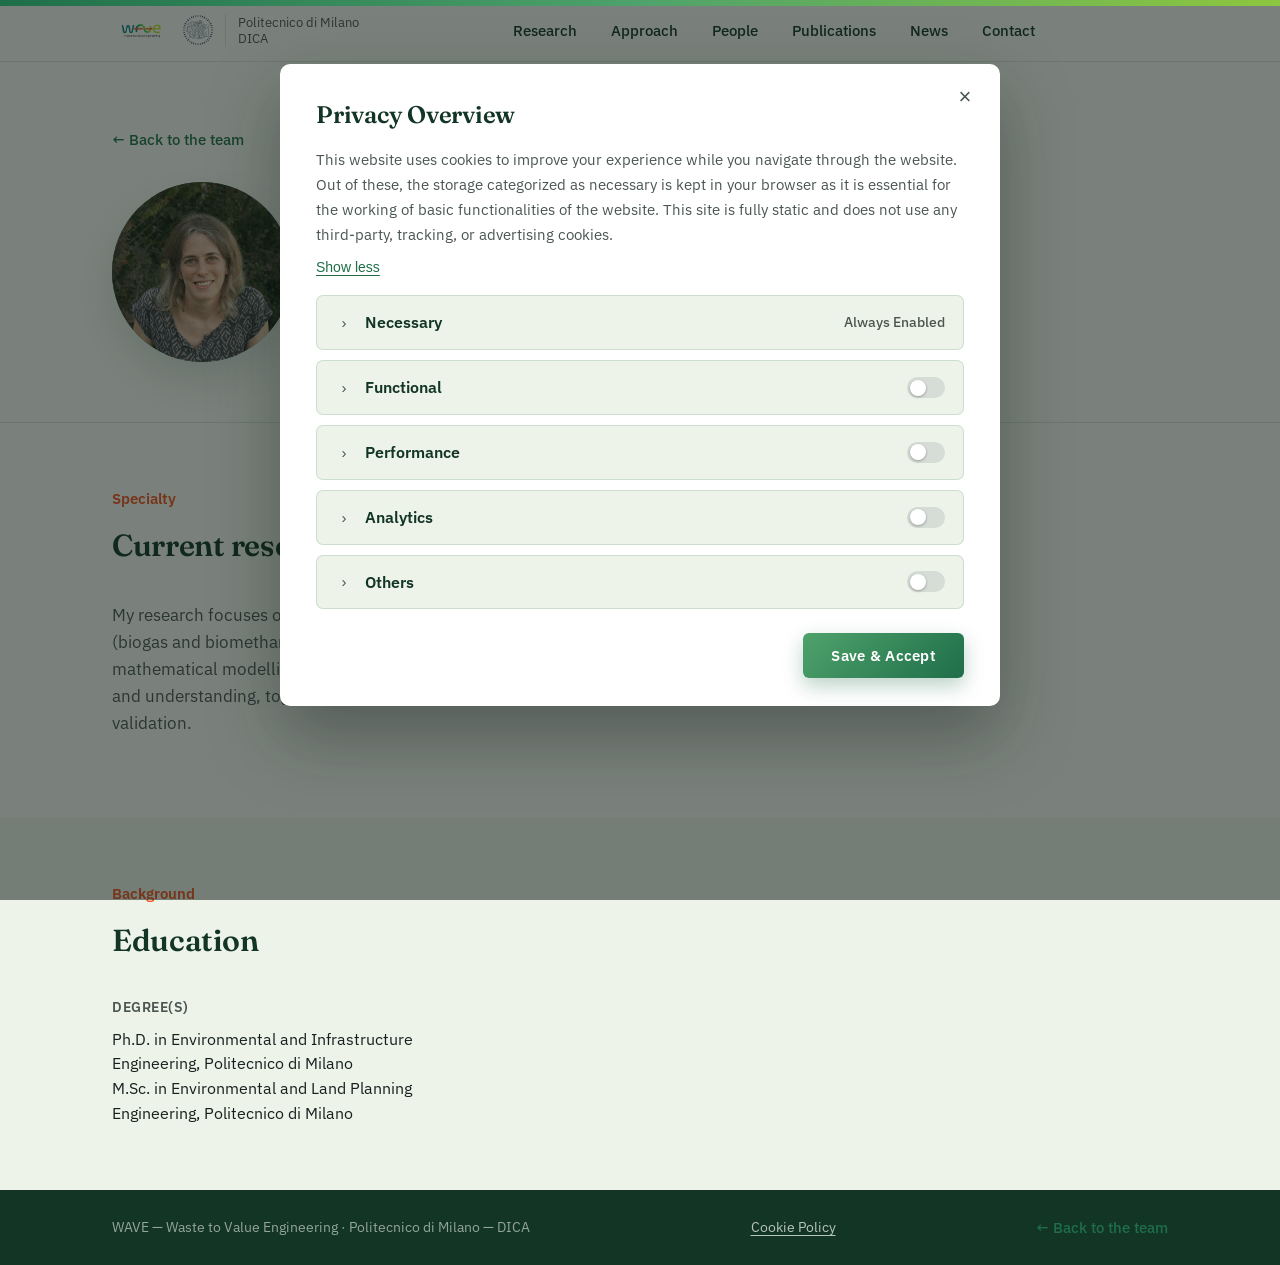
<file: arianna-catenacci.html>
<!DOCTYPE html>
<html lang="en">
<head>
<meta charset="UTF-8">
<meta name="viewport" content="width=device-width, initial-scale=1.0">
<title>Arianna Catenacci — WAVE, Politecnico di Milano</title>
<link rel="icon" href="wave-logo.png">
<link rel="preconnect" href="https://fonts.googleapis.com">
<link rel="preconnect" href="https://fonts.gstatic.com" crossorigin>
<link href="https://fonts.googleapis.com/css2?family=Fraunces:opsz,wght@9..144,400;9..144,500;9..144,600;9..144,700&family=IBM+Plex+Sans:wght@400;500;600&display=swap" rel="stylesheet">
<link rel="stylesheet" href="cookie-consent.css">
<style>
  :root{
    --teal-deep:   #1F6E4A;
    --teal-ink:    #123526;
    --green-mid:   #4FA26B;
    --green-lime:  #8DC63F;
    --orange:      #F2521C;
    --bg:          #FBFAF6;
    --bg-alt:      #EEF3EA;
    --ink:         #16211F;
    --ink-soft:    #4A5652;
    --line:        rgba(31,110,74,0.16);
  }

  *{margin:0;padding:0;box-sizing:border-box;}
  html{scroll-behavior:smooth;}
  body{
    background:var(--bg);
    color:var(--ink);
    font-family:'IBM Plex Sans', sans-serif;
    font-size:17px;
    line-height:1.6;
    -webkit-font-smoothing:antialiased;
  }
  h1,h2,h3{
    font-family:'Fraunces', serif;
    font-weight:600;
    letter-spacing:-0.01em;
    color:var(--teal-ink);
  }
  a{color:inherit;text-decoration:none;}
  img{max-width:100%;display:block;}
  svg{display:block;}
  .wrap{max-width:1120px;margin:0 auto;padding:0 32px;}

  /* ---------- nav ---------- */
  header{
    position:sticky;
    top:0;
    z-index:50;
    background:rgba(251,250,246,0.92);
    backdrop-filter:blur(8px);
    border-bottom:1px solid var(--line);
  }
  .nav-inner{
    display:flex;
    align-items:center;
    justify-content:space-between;
    padding:14px 32px;
    max-width:1120px;
    margin:0 auto;
    gap:20px;
  }
  .brand{display:flex;align-items:center;gap:12px;}
  .brand img{height:32px;width:auto;}
  .brand .polimi-logo{height:30px;}
  .brand .affil{
    font-size:12.5px;
    color:var(--ink-soft);
    border-left:1px solid var(--line);
    padding-left:12px;
    line-height:1.3;
  }
  nav{flex:1;display:flex;justify-content:center;}
  nav ul{display:flex;gap:30px;list-style:none;}
  nav a{
    font-size:15px;
    font-weight:500;
    color:var(--teal-ink);
    padding:6px 2px;
    border-bottom:2px solid transparent;
    transition:border-color .15s ease;
  }
  nav a:hover{border-color:var(--orange);}

  /* ---------- back link ---------- */
  .back-link{
    display:inline-flex;
    align-items:center;
    gap:8px;
    font-size:14.5px;
    font-weight:500;
    color:var(--teal-deep);
    margin-bottom:28px;
    transition:gap .15s ease;
  }
  .back-link:hover{gap:12px;}

  /* ---------- profile hero ---------- */
  .profile-hero{
    padding:64px 0 56px;
    border-bottom:1px solid var(--line);
  }
  .profile-grid{
    display:grid;
    grid-template-columns:180px 1fr;
    gap:44px;
    align-items:center;
  }
  .profile-photo{
    width:180px;
    height:180px;
    border-radius:50%;
    overflow:hidden;
    box-shadow:0 18px 40px rgba(18,53,38,0.16);
    flex:none;
    background:linear-gradient(150deg,var(--teal-deep),var(--green-mid));
    display:flex;align-items:center;justify-content:center;
    color:#fff;
    font-family:'Fraunces',serif;
    font-weight:600;
    font-size:52px;
  }
  .profile-photo img{width:100%;height:100%;object-fit:cover;}
  .kicker{
    color:var(--orange);
    font-weight:600;
    font-size:15px;
    margin-bottom:10px;
    display:block;
  }
  .profile-hero h1{
    font-size:clamp(2rem, 3.6vw, 2.8rem);
    line-height:1.1;
    margin-bottom:10px;
  }
  .profile-role{
    font-size:18px;
    color:var(--ink-soft);
    margin-bottom:18px;
  }
  .profile-links{
    display:flex;
    gap:14px;
    flex-wrap:wrap;
  }
  .btn{
    display:inline-flex;
    align-items:center;
    gap:8px;
    padding:11px 22px;
    border-radius:3px;
    font-weight:500;
    font-size:14.5px;
  }
  .btn-primary{
    background:linear-gradient(135deg, var(--green-mid), var(--teal-deep));
    color:#fff;
    box-shadow:0 6px 16px rgba(31,110,74,0.22);
    transition:box-shadow .2s ease, transform .2s ease;
  }
  .btn-primary:hover{box-shadow:0 10px 22px rgba(31,110,74,0.32); transform:translateY(-1px);}
  .btn-ghost{
    border:1.5px solid var(--teal-deep);
    color:var(--teal-deep);
    transition:background .15s ease, transform .2s ease;
  }
  .btn-ghost:hover{background:rgba(31,110,74,0.06); transform:translateY(-1px);}

  /* ---------- sections ---------- */
  section{padding:64px 0;}
  .section-head{max-width:70ch; margin-bottom:32px;}
  .section-head h2{font-size:clamp(1.5rem,2.6vw,1.9rem);}
  .bio p{
    max-width:75ch;
    color:var(--ink-soft);
    font-size:17px;
    margin-bottom:16px;
  }

  .info-grid{
    display:grid;
    grid-template-columns:1fr 1fr;
    gap:32px;
    margin-top:8px;
    max-width:75ch;
  }
  .info-block h3{
    font-size:14px;
    text-transform:uppercase;
    letter-spacing:0.04em;
    color:var(--ink-soft);
    font-family:'IBM Plex Sans',sans-serif;
    font-weight:600;
    margin-bottom:8px;
  }
  .info-block p{color:var(--ink); font-size:15.5px; white-space:pre-line;}

  .interest-tags{
    display:flex;
    flex-wrap:wrap;
    gap:10px;
    margin-top:24px;
  }
  .interest-tags span{
    background:var(--bg-alt);
    border:1px solid var(--line);
    color:var(--teal-ink);
    font-size:13.5px;
    font-weight:500;
    padding:7px 14px;
    border-radius:100px;
  }

  .pub-list{border-top:1px solid var(--line);}
  .pub-item{
    display:grid;
    grid-template-columns:90px 1fr;
    gap:24px;
    padding:22px 14px;
    margin:0 -14px;
    border-bottom:1px solid var(--line);
    border-radius:6px;
    transition:background .15s ease;
  }
  .pub-item:hover{background:rgba(31,110,74,0.05);}
  .pub-item .year{
    font-family:'Fraunces',serif;
    font-weight:600;
    color:var(--orange);
    font-size:17px;
  }
  .pub-item h4{font-size:16.5px; font-weight:600; color:var(--ink); line-height:1.5;}
  .pub-item .venue{font-size:14.5px; color:var(--ink-soft); margin-top:4px;}

  footer{
    background:var(--teal-ink);
    color:rgba(255,255,255,0.55);
    padding:26px 0;
    font-size:13.5px;
  }
  .footer-inner{
    display:flex;
    justify-content:space-between;
    align-items:center;
    flex-wrap:wrap;
    gap:12px;
  }

  @media (max-width: 700px){
    nav ul{display:none;}
    .brand .affil{display:none;}
    .profile-grid{grid-template-columns:1fr; text-align:center;}
    .profile-photo{margin:0 auto;}
    .profile-links{justify-content:center;}
    .info-grid{grid-template-columns:1fr;}
    .pub-item{grid-template-columns:60px 1fr;}
  }
  footer a.footer-link{color:rgba(255,255,255,0.7); text-decoration:underline; text-underline-offset:3px;}
  footer a.footer-link:hover{color:var(--green-lime);}
</style>
</head>
<body>

<header>
  <div class="nav-inner">
    <div class="brand">
      <img src="wave-logo.png" alt="WAVE logo">
      <img src="polimi-logo.png" alt="Politecnico di Milano logo" class="polimi-logo">
      <span class="affil">Politecnico di Milano<br>DICA</span>
    </div>
    <nav>
      <ul>
        <li><a href="index.html#research">Research</a></li>
        <li><a href="index.html#approach">Approach</a></li>
        <li><a href="index.html#people">People</a></li>
        <li><a href="index.html#publications">Publications</a></li>
        <li><a href="index.html#news">News</a></li>
        <li><a href="index.html#contact">Contact</a></li>
      </ul>
    </nav>
  </div>
</header>

<section class="profile-hero">
  <div class="wrap">
    <a class="back-link" href="index.html#people">← Back to the team</a>
    <div class="profile-grid">
      <div class="profile-photo"><img src="arianna-catenacci.jpg" alt="Arianna Catenacci"></div>
      <div>
        <span class="kicker">WAVE — Tenure-Track Researcher</span>
        <h1>Arianna Catenacci</h1>
        <p class="profile-role">Tenure-Track Researcher · DICA, Politecnico di Milano</p>
        <div class="profile-links">
          <a class="btn btn-primary" href="https://orcid.org/0000-0002-6663-0406" target="_blank" rel="noopener"><svg width="15" height="15" viewBox="0 0 24 24" fill="none" stroke="currentColor" stroke-width="1.8" stroke-linecap="round" stroke-linejoin="round"><circle cx="12" cy="12" r="9"/><circle cx="8.6" cy="8.2" r="0.6" fill="currentColor" stroke="none"/><path d="M8.6 10.6v6.2"/><path d="M12.4 10.6v6.2h1.6a3.1 3.1 0 0 0 0-6.2h-1.6Z"/></svg>ORCID</a>
          <a class="btn btn-ghost" href="https://www.linkedin.com/in/arianna-catenacci-17839685/" target="_blank" rel="noopener"><svg width="15" height="15" viewBox="0 0 24 24" fill="none" stroke="currentColor" stroke-width="1.8" stroke-linecap="round" stroke-linejoin="round"><rect x="3" y="3" width="18" height="18" rx="3"/><path d="M8 11v5"/><circle cx="8" cy="8" r="0.6" fill="currentColor"/><path d="M12 16v-3a2 2 0 0 1 4 0v3"/></svg>LinkedIn</a>
          <a class="btn btn-ghost" href="https://www.researchgate.net/profile/Arianna-Catenacci" target="_blank" rel="noopener"><svg width="15" height="15" viewBox="0 0 24 24" fill="none" stroke="currentColor" stroke-width="1.8" stroke-linecap="round" stroke-linejoin="round"><circle cx="12" cy="12" r="9"/><path d="M7.8 15.2V8.8h2.1a1.9 1.9 0 0 1 0 3.8H7.8"/><path d="M9.5 12.6l2.7 2.6"/><path d="M17 10.4a2.6 2.6 0 1 0 0 3.6"/><path d="M17 12.2h-1.6"/></svg>ResearchGate</a>
          <a class="btn btn-ghost" href="mailto:arianna.catenacci@polimi.it" target="_blank" rel="noopener"><svg width="15" height="15" viewBox="0 0 24 24" fill="none" stroke="currentColor" stroke-width="1.8" stroke-linecap="round" stroke-linejoin="round"><rect x="3" y="5" width="18" height="14" rx="2"/><path d="m3 7 9 6 9-6"/></svg>Email</a>
        </div>
      </div>
    </div>
  </div>
</section>

<section class="bio">
    <div class="wrap">
      <div class="section-head">
        <span class="kicker">Specialty</span>
        <h2>Current research</h2>
      </div>
      <p>My research focuses on the mechanistic understanding of anaerobic bioprocesses for energy (biogas and biomethane) and carbon recovery (short- and medium-chain fatty acids), using mathematical modelling at different scales, from metabolic to reactor scale, for process analysis and understanding, together with experimental methods tailored to the specific needs of model validation.</p>
    </div>
  </section>
<section style="background:var(--bg-alt);">
    <div class="wrap">
      <div class="section-head">
        <span class="kicker">Background</span>
        <h2>Education</h2>
      </div>
      <div class="info-grid">
        <div class="info-block">
          <h3>Degree(s)</h3>
          <p>Ph.D. in Environmental and Infrastructure Engineering, Politecnico di Milano<br>M.Sc. in Environmental and Land Planning Engineering, Politecnico di Milano</p>
        </div>
      </div>
    </div>
  </section>


<footer>
  <div class="wrap footer-inner">
    <span>WAVE — Waste to Value Engineering · Politecnico di Milano — DICA</span>
    <a class="footer-link" href="cookie-policy.html" style="margin-left:20px;">Cookie Policy</a>
    <a class="back-link" href="index.html#people" style="margin-bottom:0;">← Back to the team</a>
  </div>
</footer>

<script src="cookie-consent.js" defer></script>
</body>
</html>
</file>
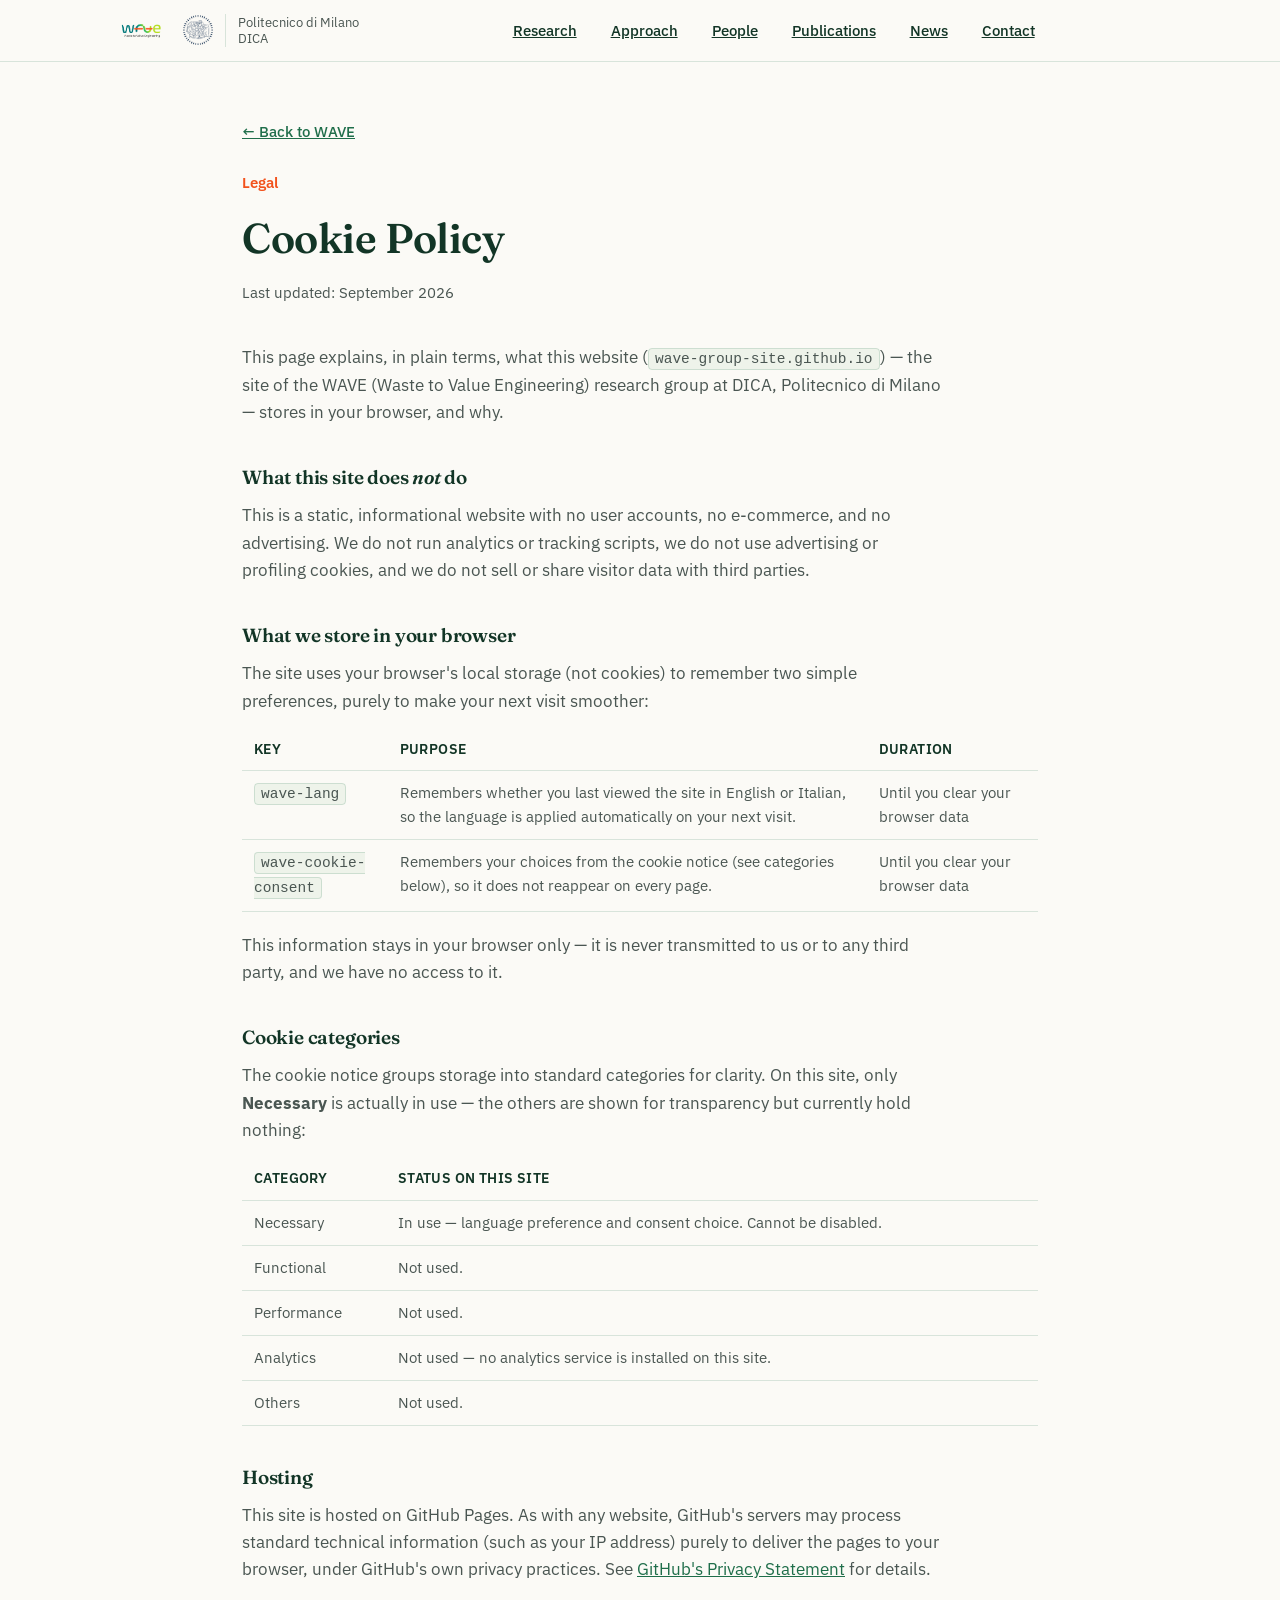
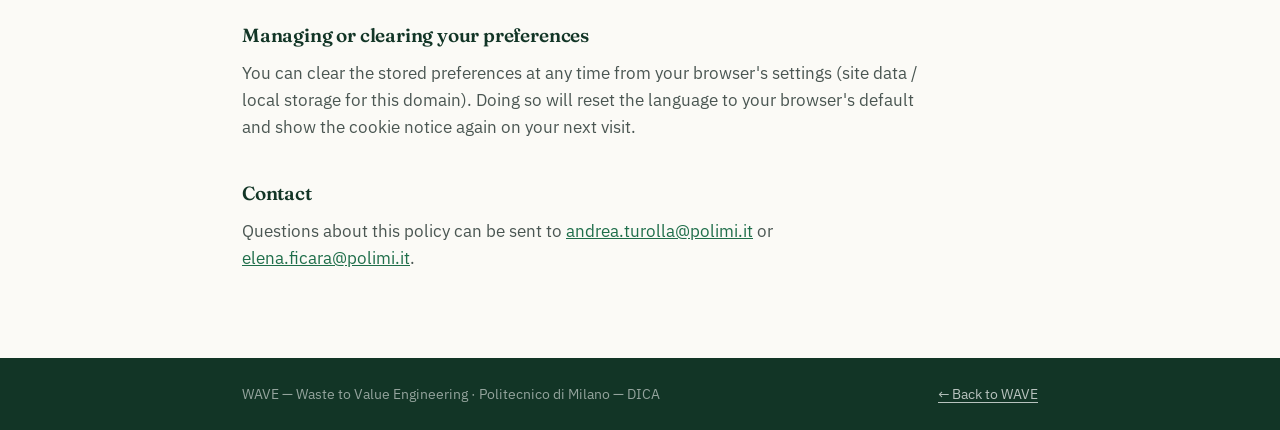
<file: cookie-policy.html>
<!DOCTYPE html>
<html lang="en">
<head>
<meta charset="UTF-8">
<meta name="viewport" content="width=device-width, initial-scale=1.0">
<title>Cookie Policy — WAVE, Politecnico di Milano</title>
<link rel="icon" href="wave-logo.png">
<link rel="preconnect" href="https://fonts.googleapis.com">
<link rel="preconnect" href="https://fonts.gstatic.com" crossorigin>
<link href="https://fonts.googleapis.com/css2?family=Fraunces:opsz,wght@9..144,400;9..144,500;9..144,600;9..144,700&family=IBM+Plex+Sans:wght@400;500;600&display=swap" rel="stylesheet">
<style>
  :root{
    --teal-deep:   #1F6E4A;
    --teal-ink:    #123526;
    --green-mid:   #4FA26B;
    --green-lime:  #8DC63F;
    --orange:      #F2521C;
    --bg:          #FBFAF6;
    --bg-alt:      #EEF3EA;
    --ink:         #16211F;
    --ink-soft:    #4A5652;
    --line:        rgba(31,110,74,0.16);
  }

  *{margin:0;padding:0;box-sizing:border-box;}
  html{scroll-behavior:smooth;}
  body{
    background:var(--bg);
    color:var(--ink);
    font-family:'IBM Plex Sans', sans-serif;
    font-size:17px;
    line-height:1.6;
    -webkit-font-smoothing:antialiased;
  }
  h1,h2{
    font-family:'Fraunces', serif;
    font-weight:600;
    letter-spacing:-0.01em;
    color:var(--teal-ink);
  }
  a{color:var(--teal-deep);}
  img{max-width:100%;display:block;}
  .wrap{max-width:860px;margin:0 auto;padding:0 32px;}

  header{
    position:sticky;
    top:0;
    z-index:50;
    background:rgba(251,250,246,0.92);
    backdrop-filter:blur(8px);
    border-bottom:1px solid var(--line);
  }
  .nav-inner{
    display:flex;
    align-items:center;
    justify-content:space-between;
    padding:14px 32px;
    max-width:1120px;
    margin:0 auto;
    gap:20px;
  }
  .brand{display:flex;align-items:center;gap:12px;}
  .brand img{height:32px;width:auto;}
  .brand .polimi-logo{height:30px;}
  .brand .affil{
    font-size:12.5px;
    color:var(--ink-soft);
    border-left:1px solid var(--line);
    padding-left:12px;
    line-height:1.3;
  }
  nav{flex:1;display:flex;justify-content:center;}
  nav ul{display:flex;gap:30px;list-style:none;}
  nav a{
    font-size:15px;
    font-weight:500;
    color:var(--teal-ink);
    padding:6px 2px;
    border-bottom:2px solid transparent;
    transition:border-color .15s ease;
  }
  nav a:hover{border-color:var(--orange);}

  .back-link{
    display:inline-flex;
    align-items:center;
    gap:8px;
    font-size:14.5px;
    font-weight:500;
    color:var(--teal-deep);
    margin-bottom:28px;
  }
  .back-link:hover{text-decoration:underline;}

  .policy-hero{padding:56px 0 8px;}
  .policy-hero .kicker{
    color:var(--orange);
    font-weight:600;
    font-size:15px;
    margin-bottom:10px;
    display:block;
  }
  .policy-hero h1{font-size:clamp(2rem, 3.6vw, 2.6rem); margin-bottom:10px;}
  .policy-updated{color:var(--ink-soft); font-size:14.5px;}

  .policy-body{padding:32px 0 72px;}
  .policy-body h2{font-size:19px; margin:36px 0 10px;}
  .policy-body p{color:var(--ink-soft); margin-bottom:14px; max-width:70ch;}
  .policy-body ul{color:var(--ink-soft); margin:0 0 14px 20px; max-width:70ch;}
  .policy-body li{margin-bottom:8px;}
  .policy-body code{
    background:var(--bg-alt);
    border:1px solid var(--line);
    padding:2px 6px;
    border-radius:4px;
    font-size:14.5px;
  }
  .policy-table{
    width:100%;
    border-collapse:collapse;
    margin:8px 0 20px;
    font-size:15px;
  }
  .policy-table th, .policy-table td{
    text-align:left;
    padding:10px 12px;
    border-bottom:1px solid var(--line);
    vertical-align:top;
  }
  .policy-table th{color:var(--teal-ink); font-weight:600; font-size:13.5px; text-transform:uppercase; letter-spacing:0.03em;}
  .policy-table td{color:var(--ink-soft);}

  footer{
    background:var(--teal-ink);
    color:rgba(255,255,255,0.55);
    padding:26px 0;
    font-size:13.5px;
  }
  .footer-inner{
    display:flex;
    justify-content:space-between;
    align-items:center;
    flex-wrap:wrap;
    gap:12px;
  }
  footer a{color:rgba(255,255,255,0.7); text-decoration:underline; text-underline-offset:3px;}
  footer a:hover{color:var(--green-lime);}

  @media (max-width: 700px){
    nav ul{display:none;}
    .brand .affil{display:none;}
  }
</style>
</head>
<body>

<header>
  <div class="nav-inner">
    <div class="brand">
      <img src="wave-logo.png" alt="WAVE logo">
      <img src="polimi-logo.png" alt="Politecnico di Milano logo" class="polimi-logo">
      <span class="affil">Politecnico di Milano<br>DICA</span>
    </div>
    <nav>
      <ul>
        <li><a href="index.html#research">Research</a></li>
        <li><a href="index.html#approach">Approach</a></li>
        <li><a href="index.html#people">People</a></li>
        <li><a href="index.html#publications">Publications</a></li>
        <li><a href="index.html#news">News</a></li>
        <li><a href="index.html#contact">Contact</a></li>
      </ul>
    </nav>
  </div>
</header>

<section class="policy-hero">
  <div class="wrap">
    <a class="back-link" href="index.html">← Back to WAVE</a>
    <span class="kicker">Legal</span>
    <h1>Cookie Policy</h1>
    <p class="policy-updated">Last updated: September 2026</p>
  </div>
</section>

<section class="policy-body">
  <div class="wrap">

    <p>This page explains, in plain terms, what this website (<code>wave-group-site.github.io</code>) — the site of the WAVE (Waste to Value Engineering) research group at DICA, Politecnico di Milano — stores in your browser, and why.</p>

    <h2>What this site does <em>not</em> do</h2>
    <p>This is a static, informational website with no user accounts, no e-commerce, and no advertising. We do not run analytics or tracking scripts, we do not use advertising or profiling cookies, and we do not sell or share visitor data with third parties.</p>

    <h2>What we store in your browser</h2>
    <p>The site uses your browser's local storage (not cookies) to remember two simple preferences, purely to make your next visit smoother:</p>
    <table class="policy-table">
      <tr><th>Key</th><th>Purpose</th><th>Duration</th></tr>
      <tr>
        <td><code>wave-lang</code></td>
        <td>Remembers whether you last viewed the site in English or Italian, so the language is applied automatically on your next visit.</td>
        <td>Until you clear your browser data</td>
      </tr>
      <tr>
        <td><code>wave-cookie-consent</code></td>
        <td>Remembers your choices from the cookie notice (see categories below), so it does not reappear on every page.</td>
        <td>Until you clear your browser data</td>
      </tr>
    </table>
    <p>This information stays in your browser only — it is never transmitted to us or to any third party, and we have no access to it.</p>

    <h2>Cookie categories</h2>
    <p>The cookie notice groups storage into standard categories for clarity. On this site, only <strong>Necessary</strong> is actually in use — the others are shown for transparency but currently hold nothing:</p>
    <table class="policy-table">
      <tr><th>Category</th><th>Status on this site</th></tr>
      <tr><td>Necessary</td><td>In use — language preference and consent choice. Cannot be disabled.</td></tr>
      <tr><td>Functional</td><td>Not used.</td></tr>
      <tr><td>Performance</td><td>Not used.</td></tr>
      <tr><td>Analytics</td><td>Not used — no analytics service is installed on this site.</td></tr>
      <tr><td>Others</td><td>Not used.</td></tr>
    </table>

    <h2>Hosting</h2>
    <p>This site is hosted on GitHub Pages. As with any website, GitHub's servers may process standard technical information (such as your IP address) purely to deliver the pages to your browser, under GitHub's own privacy practices. See <a href="https://docs.github.com/en/site-policy/privacy-policies/github-general-privacy-statement" target="_blank" rel="noopener">GitHub's Privacy Statement</a> for details.</p>

    <h2>Managing or clearing your preferences</h2>
    <p>You can clear the stored preferences at any time from your browser's settings (site data / local storage for this domain). Doing so will reset the language to your browser's default and show the cookie notice again on your next visit.</p>

    <h2>Contact</h2>
    <p>Questions about this policy can be sent to <a href="mailto:andrea.turolla@polimi.it">andrea.turolla@polimi.it</a> or <a href="mailto:elena.ficara@polimi.it">elena.ficara@polimi.it</a>.</p>

  </div>
</section>

<footer>
  <div class="wrap footer-inner">
    <span>WAVE — Waste to Value Engineering · Politecnico di Milano — DICA</span>
    <a href="index.html">← Back to WAVE</a>
  </div>
</footer>

</body>
</html>
</file>
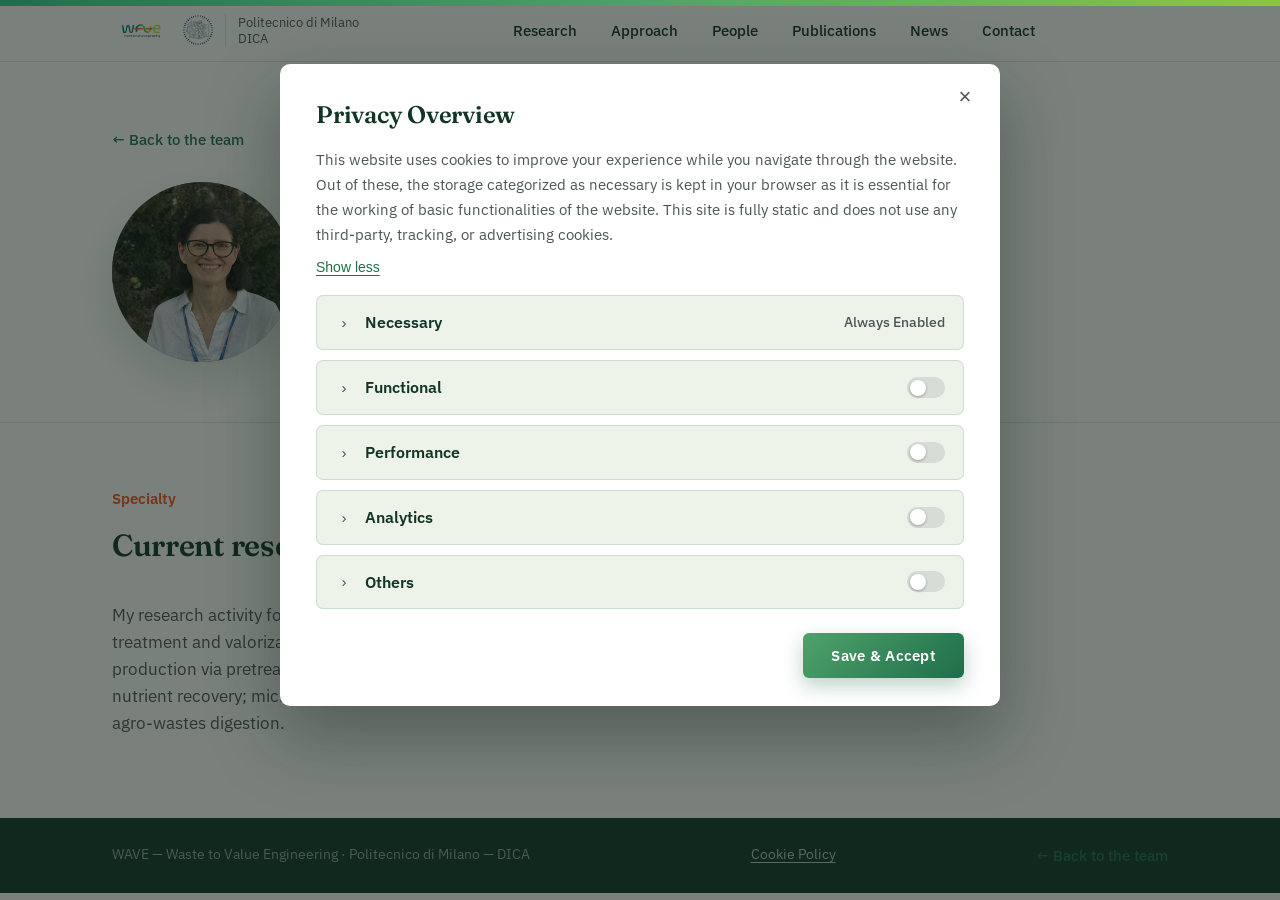
<file: elena-ficara.html>
<!DOCTYPE html>
<html lang="en">
<head>
<meta charset="UTF-8">
<meta name="viewport" content="width=device-width, initial-scale=1.0">
<title>Elena Ficara — WAVE, Politecnico di Milano</title>
<link rel="icon" href="wave-logo.png">
<link rel="preconnect" href="https://fonts.googleapis.com">
<link rel="preconnect" href="https://fonts.gstatic.com" crossorigin>
<link href="https://fonts.googleapis.com/css2?family=Fraunces:opsz,wght@9..144,400;9..144,500;9..144,600;9..144,700&family=IBM+Plex+Sans:wght@400;500;600&display=swap" rel="stylesheet">
<link rel="stylesheet" href="cookie-consent.css">
<style>
  :root{
    --teal-deep:   #1F6E4A;
    --teal-ink:    #123526;
    --green-mid:   #4FA26B;
    --green-lime:  #8DC63F;
    --orange:      #F2521C;
    --bg:          #FBFAF6;
    --bg-alt:      #EEF3EA;
    --ink:         #16211F;
    --ink-soft:    #4A5652;
    --line:        rgba(31,110,74,0.16);
  }

  *{margin:0;padding:0;box-sizing:border-box;}
  html{scroll-behavior:smooth;}
  body{
    background:var(--bg);
    color:var(--ink);
    font-family:'IBM Plex Sans', sans-serif;
    font-size:17px;
    line-height:1.6;
    -webkit-font-smoothing:antialiased;
  }
  h1,h2,h3{
    font-family:'Fraunces', serif;
    font-weight:600;
    letter-spacing:-0.01em;
    color:var(--teal-ink);
  }
  a{color:inherit;text-decoration:none;}
  img{max-width:100%;display:block;}
  svg{display:block;}
  .wrap{max-width:1120px;margin:0 auto;padding:0 32px;}

  /* ---------- nav ---------- */
  header{
    position:sticky;
    top:0;
    z-index:50;
    background:rgba(251,250,246,0.92);
    backdrop-filter:blur(8px);
    border-bottom:1px solid var(--line);
  }
  .nav-inner{
    display:flex;
    align-items:center;
    justify-content:space-between;
    padding:14px 32px;
    max-width:1120px;
    margin:0 auto;
    gap:20px;
  }
  .brand{display:flex;align-items:center;gap:12px;}
  .brand img{height:32px;width:auto;}
  .brand .polimi-logo{height:30px;}
  .brand .affil{
    font-size:12.5px;
    color:var(--ink-soft);
    border-left:1px solid var(--line);
    padding-left:12px;
    line-height:1.3;
  }
  nav{flex:1;display:flex;justify-content:center;}
  nav ul{display:flex;gap:30px;list-style:none;}
  nav a{
    font-size:15px;
    font-weight:500;
    color:var(--teal-ink);
    padding:6px 2px;
    border-bottom:2px solid transparent;
    transition:border-color .15s ease;
  }
  nav a:hover{border-color:var(--orange);}

  /* ---------- back link ---------- */
  .back-link{
    display:inline-flex;
    align-items:center;
    gap:8px;
    font-size:14.5px;
    font-weight:500;
    color:var(--teal-deep);
    margin-bottom:28px;
    transition:gap .15s ease;
  }
  .back-link:hover{gap:12px;}

  /* ---------- profile hero ---------- */
  .profile-hero{
    padding:64px 0 56px;
    border-bottom:1px solid var(--line);
  }
  .profile-grid{
    display:grid;
    grid-template-columns:180px 1fr;
    gap:44px;
    align-items:center;
  }
  .profile-photo{
    width:180px;
    height:180px;
    border-radius:50%;
    overflow:hidden;
    box-shadow:0 18px 40px rgba(18,53,38,0.16);
    flex:none;
    background:linear-gradient(150deg,var(--teal-deep),var(--green-mid));
    display:flex;align-items:center;justify-content:center;
    color:#fff;
    font-family:'Fraunces',serif;
    font-weight:600;
    font-size:52px;
  }
  .profile-photo img{width:100%;height:100%;object-fit:cover;}
  .kicker{
    color:var(--orange);
    font-weight:600;
    font-size:15px;
    margin-bottom:10px;
    display:block;
  }
  .profile-hero h1{
    font-size:clamp(2rem, 3.6vw, 2.8rem);
    line-height:1.1;
    margin-bottom:10px;
  }
  .profile-role{
    font-size:18px;
    color:var(--ink-soft);
    margin-bottom:18px;
  }
  .profile-links{
    display:flex;
    gap:14px;
    flex-wrap:wrap;
  }
  .btn{
    display:inline-flex;
    align-items:center;
    gap:8px;
    padding:11px 22px;
    border-radius:3px;
    font-weight:500;
    font-size:14.5px;
  }
  .btn-primary{
    background:linear-gradient(135deg, var(--green-mid), var(--teal-deep));
    color:#fff;
    box-shadow:0 6px 16px rgba(31,110,74,0.22);
    transition:box-shadow .2s ease, transform .2s ease;
  }
  .btn-primary:hover{box-shadow:0 10px 22px rgba(31,110,74,0.32); transform:translateY(-1px);}
  .btn-ghost{
    border:1.5px solid var(--teal-deep);
    color:var(--teal-deep);
    transition:background .15s ease, transform .2s ease;
  }
  .btn-ghost:hover{background:rgba(31,110,74,0.06); transform:translateY(-1px);}

  /* ---------- sections ---------- */
  section{padding:64px 0;}
  .section-head{max-width:70ch; margin-bottom:32px;}
  .section-head h2{font-size:clamp(1.5rem,2.6vw,1.9rem);}
  .bio p{
    max-width:75ch;
    color:var(--ink-soft);
    font-size:17px;
    margin-bottom:16px;
  }

  .info-grid{
    display:grid;
    grid-template-columns:1fr 1fr;
    gap:32px;
    margin-top:8px;
    max-width:75ch;
  }
  .info-block h3{
    font-size:14px;
    text-transform:uppercase;
    letter-spacing:0.04em;
    color:var(--ink-soft);
    font-family:'IBM Plex Sans',sans-serif;
    font-weight:600;
    margin-bottom:8px;
  }
  .info-block p{color:var(--ink); font-size:15.5px; white-space:pre-line;}

  .interest-tags{
    display:flex;
    flex-wrap:wrap;
    gap:10px;
    margin-top:24px;
  }
  .interest-tags span{
    background:var(--bg-alt);
    border:1px solid var(--line);
    color:var(--teal-ink);
    font-size:13.5px;
    font-weight:500;
    padding:7px 14px;
    border-radius:100px;
  }

  .pub-list{border-top:1px solid var(--line);}
  .pub-item{
    display:grid;
    grid-template-columns:90px 1fr;
    gap:24px;
    padding:22px 14px;
    margin:0 -14px;
    border-bottom:1px solid var(--line);
    border-radius:6px;
    transition:background .15s ease;
  }
  .pub-item:hover{background:rgba(31,110,74,0.05);}
  .pub-item .year{
    font-family:'Fraunces',serif;
    font-weight:600;
    color:var(--orange);
    font-size:17px;
  }
  .pub-item h4{font-size:16.5px; font-weight:600; color:var(--ink); line-height:1.5;}
  .pub-item .venue{font-size:14.5px; color:var(--ink-soft); margin-top:4px;}

  footer{
    background:var(--teal-ink);
    color:rgba(255,255,255,0.55);
    padding:26px 0;
    font-size:13.5px;
  }
  .footer-inner{
    display:flex;
    justify-content:space-between;
    align-items:center;
    flex-wrap:wrap;
    gap:12px;
  }

  @media (max-width: 700px){
    nav ul{display:none;}
    .brand .affil{display:none;}
    .profile-grid{grid-template-columns:1fr; text-align:center;}
    .profile-photo{margin:0 auto;}
    .profile-links{justify-content:center;}
    .info-grid{grid-template-columns:1fr;}
    .pub-item{grid-template-columns:60px 1fr;}
  }
  footer a.footer-link{color:rgba(255,255,255,0.7); text-decoration:underline; text-underline-offset:3px;}
  footer a.footer-link:hover{color:var(--green-lime);}
</style>
</head>
<body>

<header>
  <div class="nav-inner">
    <div class="brand">
      <img src="wave-logo.png" alt="WAVE logo">
      <img src="polimi-logo.png" alt="Politecnico di Milano logo" class="polimi-logo">
      <span class="affil">Politecnico di Milano<br>DICA</span>
    </div>
    <nav>
      <ul>
        <li><a href="index.html#research">Research</a></li>
        <li><a href="index.html#approach">Approach</a></li>
        <li><a href="index.html#people">People</a></li>
        <li><a href="index.html#publications">Publications</a></li>
        <li><a href="index.html#news">News</a></li>
        <li><a href="index.html#contact">Contact</a></li>
      </ul>
    </nav>
  </div>
</header>

<section class="profile-hero">
  <div class="wrap">
    <a class="back-link" href="index.html#people">← Back to the team</a>
    <div class="profile-grid">
      <div class="profile-photo"><img src="elena-ficara.jpg" alt="Elena Ficara"></div>
      <div>
        <span class="kicker">WAVE — Associate Professor</span>
        <h1>Elena Ficara</h1>
        <p class="profile-role">Associate Professor · DICA, Politecnico di Milano</p>
        <div class="profile-links">
          <a class="btn btn-primary" href="https://scholar.google.com/citations?user=Q9wXXT8AAAAJ&hl=en" target="_blank" rel="noopener"><svg width="15" height="15" viewBox="0 0 24 24" fill="none" stroke="currentColor" stroke-width="1.8" stroke-linecap="round" stroke-linejoin="round"><path d="M4 10 12 4l8 6-8 6-8-6Z"/><path d="M7 12v5c0 1.5 2.5 3 5 3s5-1.5 5-3v-5"/></svg>Google Scholar</a>
          <a class="btn btn-ghost" href="https://orcid.org/0000-0002-8893-6246" target="_blank" rel="noopener"><svg width="15" height="15" viewBox="0 0 24 24" fill="none" stroke="currentColor" stroke-width="1.8" stroke-linecap="round" stroke-linejoin="round"><circle cx="12" cy="12" r="9"/><circle cx="8.6" cy="8.2" r="0.6" fill="currentColor" stroke="none"/><path d="M8.6 10.6v6.2"/><path d="M12.4 10.6v6.2h1.6a3.1 3.1 0 0 0 0-6.2h-1.6Z"/></svg>ORCID</a>
          <a class="btn btn-ghost" href="https://www.researchgate.net/profile/Elena-Ficara" target="_blank" rel="noopener"><svg width="15" height="15" viewBox="0 0 24 24" fill="none" stroke="currentColor" stroke-width="1.8" stroke-linecap="round" stroke-linejoin="round"><circle cx="12" cy="12" r="9"/><path d="M7.8 15.2V8.8h2.1a1.9 1.9 0 0 1 0 3.8H7.8"/><path d="M9.5 12.6l2.7 2.6"/><path d="M17 10.4a2.6 2.6 0 1 0 0 3.6"/><path d="M17 12.2h-1.6"/></svg>ResearchGate</a>
          <a class="btn btn-ghost" href="mailto:elena.ficara@polimi.it" target="_blank" rel="noopener"><svg width="15" height="15" viewBox="0 0 24 24" fill="none" stroke="currentColor" stroke-width="1.8" stroke-linecap="round" stroke-linejoin="round"><rect x="3" y="5" width="18" height="14" rx="2"/><path d="m3 7 9 6 9-6"/></svg>Email</a>
        </div>
      </div>
    </div>
  </div>
</section>

<section class="bio">
    <div class="wrap">
      <div class="section-head">
        <span class="kicker">Specialty</span>
        <h2>Current research</h2>
      </div>
      <p>My research activity focuses on aerobic and anaerobic biological processes applied to the treatment and valorization of wastewaters or organic wastes, including: optimization of biogas production via pretreatment, monitoring and mathematical modelling; digestate treatment and nutrient recovery; microalgal culturing on wastewater and on digestates from waste sludge or agro-wastes digestion.</p>
    </div>
  </section>


<footer>
  <div class="wrap footer-inner">
    <span>WAVE — Waste to Value Engineering · Politecnico di Milano — DICA</span>
    <a class="footer-link" href="cookie-policy.html" style="margin-left:20px;">Cookie Policy</a>
    <a class="back-link" href="index.html#people" style="margin-bottom:0;">← Back to the team</a>
  </div>
</footer>

<script src="cookie-consent.js" defer></script>
</body>
</html>
</file>
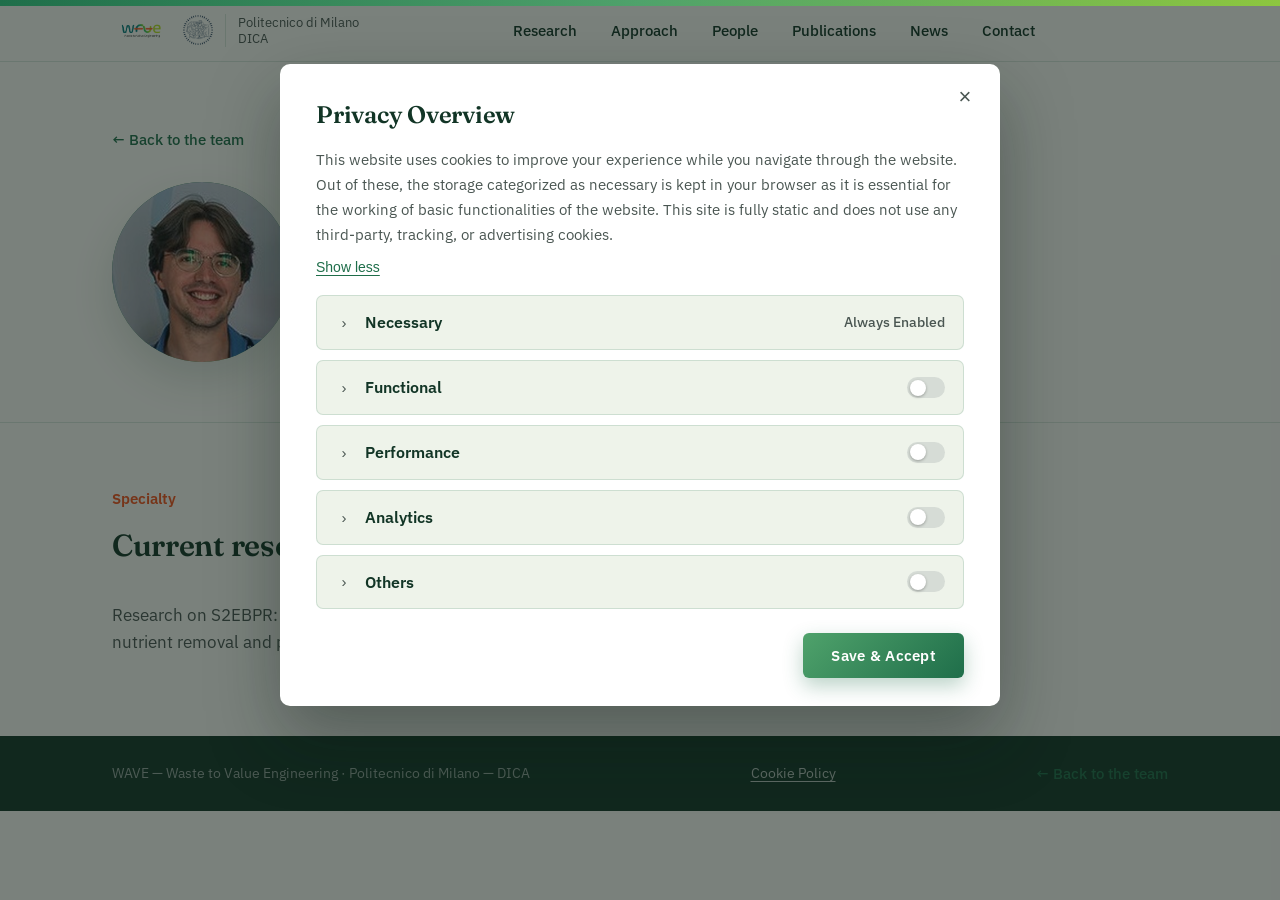
<file: enrico-giuliani.html>
<!DOCTYPE html>
<html lang="en">
<head>
<meta charset="UTF-8">
<meta name="viewport" content="width=device-width, initial-scale=1.0">
<title>Enrico Giuliani — WAVE, Politecnico di Milano</title>
<link rel="icon" href="wave-logo.png">
<link rel="preconnect" href="https://fonts.googleapis.com">
<link rel="preconnect" href="https://fonts.gstatic.com" crossorigin>
<link href="https://fonts.googleapis.com/css2?family=Fraunces:opsz,wght@9..144,400;9..144,500;9..144,600;9..144,700&family=IBM+Plex+Sans:wght@400;500;600&display=swap" rel="stylesheet">
<link rel="stylesheet" href="cookie-consent.css">
<style>
  :root{
    --teal-deep:   #1F6E4A;
    --teal-ink:    #123526;
    --green-mid:   #4FA26B;
    --green-lime:  #8DC63F;
    --orange:      #F2521C;
    --bg:          #FBFAF6;
    --bg-alt:      #EEF3EA;
    --ink:         #16211F;
    --ink-soft:    #4A5652;
    --line:        rgba(31,110,74,0.16);
  }

  *{margin:0;padding:0;box-sizing:border-box;}
  html{scroll-behavior:smooth;}
  body{
    background:var(--bg);
    color:var(--ink);
    font-family:'IBM Plex Sans', sans-serif;
    font-size:17px;
    line-height:1.6;
    -webkit-font-smoothing:antialiased;
  }
  h1,h2,h3{
    font-family:'Fraunces', serif;
    font-weight:600;
    letter-spacing:-0.01em;
    color:var(--teal-ink);
  }
  a{color:inherit;text-decoration:none;}
  img{max-width:100%;display:block;}
  svg{display:block;}
  .wrap{max-width:1120px;margin:0 auto;padding:0 32px;}

  /* ---------- nav ---------- */
  header{
    position:sticky;
    top:0;
    z-index:50;
    background:rgba(251,250,246,0.92);
    backdrop-filter:blur(8px);
    border-bottom:1px solid var(--line);
  }
  .nav-inner{
    display:flex;
    align-items:center;
    justify-content:space-between;
    padding:14px 32px;
    max-width:1120px;
    margin:0 auto;
    gap:20px;
  }
  .brand{display:flex;align-items:center;gap:12px;}
  .brand img{height:32px;width:auto;}
  .brand .polimi-logo{height:30px;}
  .brand .affil{
    font-size:12.5px;
    color:var(--ink-soft);
    border-left:1px solid var(--line);
    padding-left:12px;
    line-height:1.3;
  }
  nav{flex:1;display:flex;justify-content:center;}
  nav ul{display:flex;gap:30px;list-style:none;}
  nav a{
    font-size:15px;
    font-weight:500;
    color:var(--teal-ink);
    padding:6px 2px;
    border-bottom:2px solid transparent;
    transition:border-color .15s ease;
  }
  nav a:hover{border-color:var(--orange);}

  /* ---------- back link ---------- */
  .back-link{
    display:inline-flex;
    align-items:center;
    gap:8px;
    font-size:14.5px;
    font-weight:500;
    color:var(--teal-deep);
    margin-bottom:28px;
    transition:gap .15s ease;
  }
  .back-link:hover{gap:12px;}

  /* ---------- profile hero ---------- */
  .profile-hero{
    padding:64px 0 56px;
    border-bottom:1px solid var(--line);
  }
  .profile-grid{
    display:grid;
    grid-template-columns:180px 1fr;
    gap:44px;
    align-items:center;
  }
  .profile-photo{
    width:180px;
    height:180px;
    border-radius:50%;
    overflow:hidden;
    box-shadow:0 18px 40px rgba(18,53,38,0.16);
    flex:none;
    background:linear-gradient(150deg,var(--teal-deep),var(--green-mid));
    display:flex;align-items:center;justify-content:center;
    color:#fff;
    font-family:'Fraunces',serif;
    font-weight:600;
    font-size:52px;
  }
  .profile-photo img{width:100%;height:100%;object-fit:cover;}
  .kicker{
    color:var(--orange);
    font-weight:600;
    font-size:15px;
    margin-bottom:10px;
    display:block;
  }
  .profile-hero h1{
    font-size:clamp(2rem, 3.6vw, 2.8rem);
    line-height:1.1;
    margin-bottom:10px;
  }
  .profile-role{
    font-size:18px;
    color:var(--ink-soft);
    margin-bottom:18px;
  }
  .profile-links{
    display:flex;
    gap:14px;
    flex-wrap:wrap;
  }
  .btn{
    display:inline-flex;
    align-items:center;
    gap:8px;
    padding:11px 22px;
    border-radius:3px;
    font-weight:500;
    font-size:14.5px;
  }
  .btn-primary{
    background:linear-gradient(135deg, var(--green-mid), var(--teal-deep));
    color:#fff;
    box-shadow:0 6px 16px rgba(31,110,74,0.22);
    transition:box-shadow .2s ease, transform .2s ease;
  }
  .btn-primary:hover{box-shadow:0 10px 22px rgba(31,110,74,0.32); transform:translateY(-1px);}
  .btn-ghost{
    border:1.5px solid var(--teal-deep);
    color:var(--teal-deep);
    transition:background .15s ease, transform .2s ease;
  }
  .btn-ghost:hover{background:rgba(31,110,74,0.06); transform:translateY(-1px);}

  /* ---------- sections ---------- */
  section{padding:64px 0;}
  .section-head{max-width:70ch; margin-bottom:32px;}
  .section-head h2{font-size:clamp(1.5rem,2.6vw,1.9rem);}
  .bio p{
    max-width:75ch;
    color:var(--ink-soft);
    font-size:17px;
    margin-bottom:16px;
  }

  .info-grid{
    display:grid;
    grid-template-columns:1fr 1fr;
    gap:32px;
    margin-top:8px;
    max-width:75ch;
  }
  .info-block h3{
    font-size:14px;
    text-transform:uppercase;
    letter-spacing:0.04em;
    color:var(--ink-soft);
    font-family:'IBM Plex Sans',sans-serif;
    font-weight:600;
    margin-bottom:8px;
  }
  .info-block p{color:var(--ink); font-size:15.5px; white-space:pre-line;}

  .interest-tags{
    display:flex;
    flex-wrap:wrap;
    gap:10px;
    margin-top:24px;
  }
  .interest-tags span{
    background:var(--bg-alt);
    border:1px solid var(--line);
    color:var(--teal-ink);
    font-size:13.5px;
    font-weight:500;
    padding:7px 14px;
    border-radius:100px;
  }

  .pub-list{border-top:1px solid var(--line);}
  .pub-item{
    display:grid;
    grid-template-columns:90px 1fr;
    gap:24px;
    padding:22px 14px;
    margin:0 -14px;
    border-bottom:1px solid var(--line);
    border-radius:6px;
    transition:background .15s ease;
  }
  .pub-item:hover{background:rgba(31,110,74,0.05);}
  .pub-item .year{
    font-family:'Fraunces',serif;
    font-weight:600;
    color:var(--orange);
    font-size:17px;
  }
  .pub-item h4{font-size:16.5px; font-weight:600; color:var(--ink); line-height:1.5;}
  .pub-item .venue{font-size:14.5px; color:var(--ink-soft); margin-top:4px;}

  footer{
    background:var(--teal-ink);
    color:rgba(255,255,255,0.55);
    padding:26px 0;
    font-size:13.5px;
  }
  .footer-inner{
    display:flex;
    justify-content:space-between;
    align-items:center;
    flex-wrap:wrap;
    gap:12px;
  }

  @media (max-width: 700px){
    nav ul{display:none;}
    .brand .affil{display:none;}
    .profile-grid{grid-template-columns:1fr; text-align:center;}
    .profile-photo{margin:0 auto;}
    .profile-links{justify-content:center;}
    .info-grid{grid-template-columns:1fr;}
    .pub-item{grid-template-columns:60px 1fr;}
  }
  footer a.footer-link{color:rgba(255,255,255,0.7); text-decoration:underline; text-underline-offset:3px;}
  footer a.footer-link:hover{color:var(--green-lime);}
</style>
</head>
<body>

<header>
  <div class="nav-inner">
    <div class="brand">
      <img src="wave-logo.png" alt="WAVE logo">
      <img src="polimi-logo.png" alt="Politecnico di Milano logo" class="polimi-logo">
      <span class="affil">Politecnico di Milano<br>DICA</span>
    </div>
    <nav>
      <ul>
        <li><a href="index.html#research">Research</a></li>
        <li><a href="index.html#approach">Approach</a></li>
        <li><a href="index.html#people">People</a></li>
        <li><a href="index.html#publications">Publications</a></li>
        <li><a href="index.html#news">News</a></li>
        <li><a href="index.html#contact">Contact</a></li>
      </ul>
    </nav>
  </div>
</header>

<section class="profile-hero">
  <div class="wrap">
    <a class="back-link" href="index.html#people">← Back to the team</a>
    <div class="profile-grid">
      <div class="profile-photo"><img src="enrico-giuliani.jpg" alt="Enrico Giuliani"></div>
      <div>
        <span class="kicker">WAVE — PhD Candidate</span>
        <h1>Enrico Giuliani</h1>
        <p class="profile-role">PhD Candidate · DICA, Politecnico di Milano</p>
        <div class="profile-links">
          <a class="btn btn-primary" href="https://orcid.org/0009-0001-2755-6207" target="_blank" rel="noopener"><svg width="15" height="15" viewBox="0 0 24 24" fill="none" stroke="currentColor" stroke-width="1.8" stroke-linecap="round" stroke-linejoin="round"><circle cx="12" cy="12" r="9"/><circle cx="8.6" cy="8.2" r="0.6" fill="currentColor" stroke="none"/><path d="M8.6 10.6v6.2"/><path d="M12.4 10.6v6.2h1.6a3.1 3.1 0 0 0 0-6.2h-1.6Z"/></svg>ORCID</a>
          <a class="btn btn-ghost" href="https://www.linkedin.com/in/enrico-giuliani-38b9ab1aa" target="_blank" rel="noopener"><svg width="15" height="15" viewBox="0 0 24 24" fill="none" stroke="currentColor" stroke-width="1.8" stroke-linecap="round" stroke-linejoin="round"><rect x="3" y="3" width="18" height="18" rx="3"/><path d="M8 11v5"/><circle cx="8" cy="8" r="0.6" fill="currentColor"/><path d="M12 16v-3a2 2 0 0 1 4 0v3"/></svg>LinkedIn</a>
          <a class="btn btn-ghost" href="mailto:enrico.giuliani@polimi.it" target="_blank" rel="noopener"><svg width="15" height="15" viewBox="0 0 24 24" fill="none" stroke="currentColor" stroke-width="1.8" stroke-linecap="round" stroke-linejoin="round"><rect x="3" y="5" width="18" height="14" rx="2"/><path d="m3 7 9 6 9-6"/></svg>Email</a>
        </div>
      </div>
    </div>
  </div>
</section>

<section class="bio">
    <div class="wrap">
      <div class="section-head">
        <span class="kicker">Specialty</span>
        <h2>Current research</h2>
      </div>
      <p>Research on S2EBPR: microbial dynamics, fermentation optimization, and modelling to enhance nutrient removal and process stability in WWTPs.</p>
    </div>
  </section>


<footer>
  <div class="wrap footer-inner">
    <span>WAVE — Waste to Value Engineering · Politecnico di Milano — DICA</span>
    <a class="footer-link" href="cookie-policy.html" style="margin-left:20px;">Cookie Policy</a>
    <a class="back-link" href="index.html#people" style="margin-bottom:0;">← Back to the team</a>
  </div>
</footer>

<script src="cookie-consent.js" defer></script>
</body>
</html>
</file>
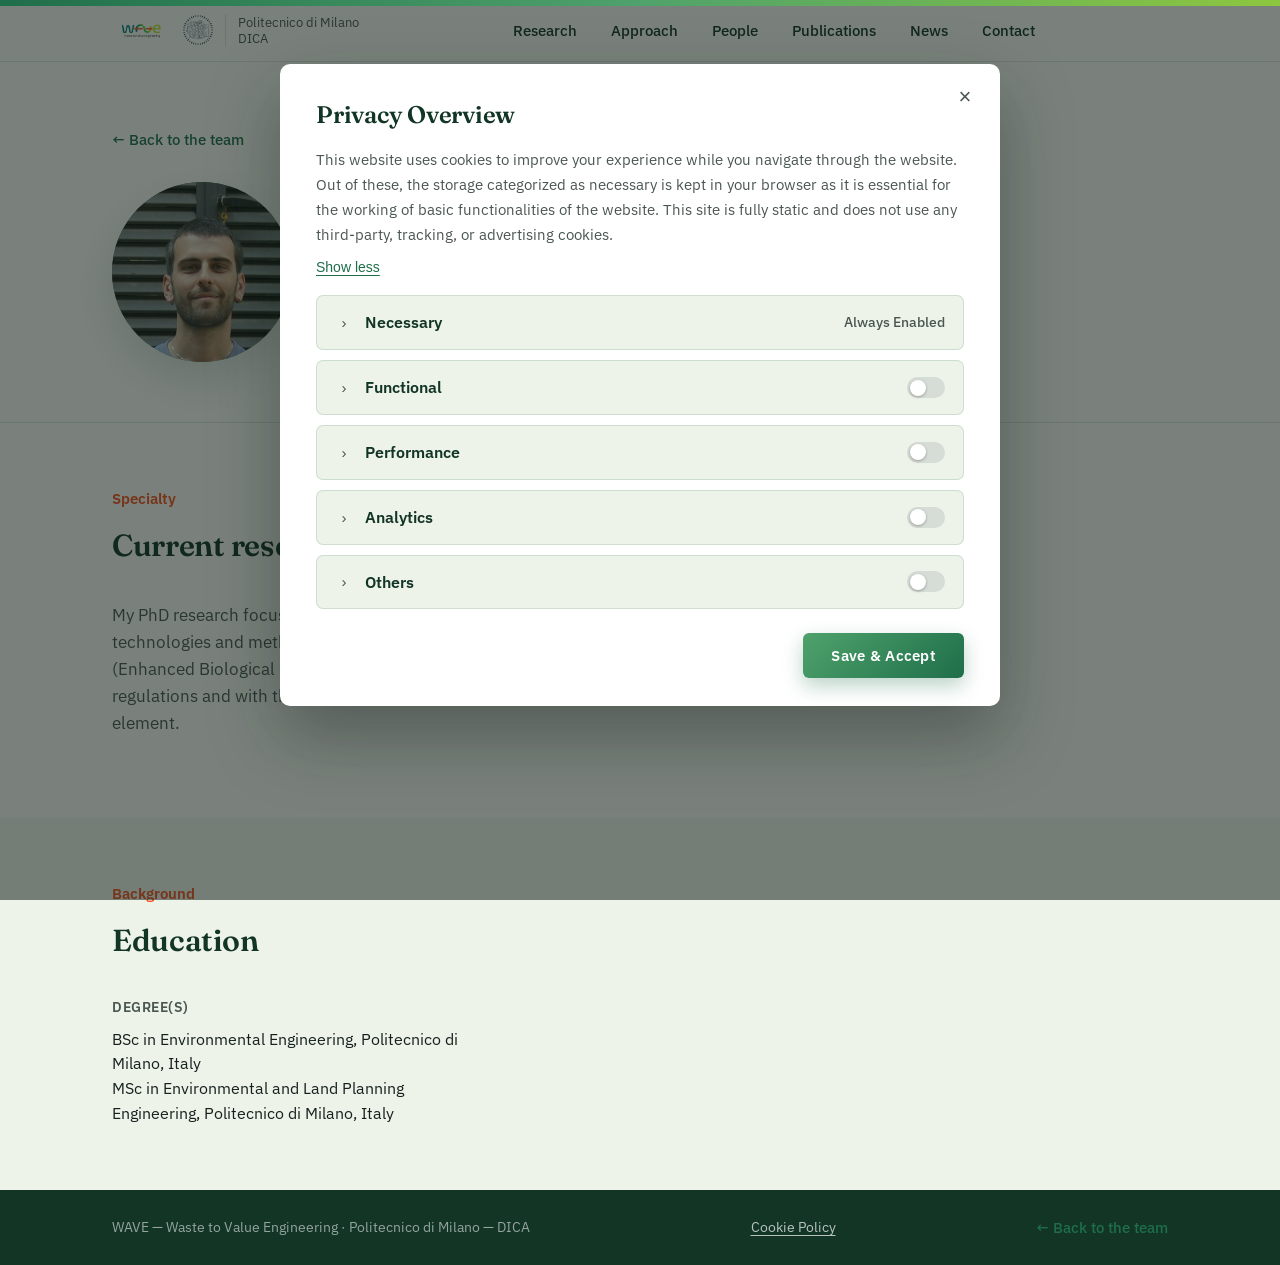
<file: giacomo-rizzardi.html>
<!DOCTYPE html>
<html lang="en">
<head>
<meta charset="UTF-8">
<meta name="viewport" content="width=device-width, initial-scale=1.0">
<title>Giacomo Rizzardi — WAVE, Politecnico di Milano</title>
<link rel="icon" href="wave-logo.png">
<link rel="preconnect" href="https://fonts.googleapis.com">
<link rel="preconnect" href="https://fonts.gstatic.com" crossorigin>
<link href="https://fonts.googleapis.com/css2?family=Fraunces:opsz,wght@9..144,400;9..144,500;9..144,600;9..144,700&family=IBM+Plex+Sans:wght@400;500;600&display=swap" rel="stylesheet">
<link rel="stylesheet" href="cookie-consent.css">
<style>
  :root{
    --teal-deep:   #1F6E4A;
    --teal-ink:    #123526;
    --green-mid:   #4FA26B;
    --green-lime:  #8DC63F;
    --orange:      #F2521C;
    --bg:          #FBFAF6;
    --bg-alt:      #EEF3EA;
    --ink:         #16211F;
    --ink-soft:    #4A5652;
    --line:        rgba(31,110,74,0.16);
  }

  *{margin:0;padding:0;box-sizing:border-box;}
  html{scroll-behavior:smooth;}
  body{
    background:var(--bg);
    color:var(--ink);
    font-family:'IBM Plex Sans', sans-serif;
    font-size:17px;
    line-height:1.6;
    -webkit-font-smoothing:antialiased;
  }
  h1,h2,h3{
    font-family:'Fraunces', serif;
    font-weight:600;
    letter-spacing:-0.01em;
    color:var(--teal-ink);
  }
  a{color:inherit;text-decoration:none;}
  img{max-width:100%;display:block;}
  svg{display:block;}
  .wrap{max-width:1120px;margin:0 auto;padding:0 32px;}

  /* ---------- nav ---------- */
  header{
    position:sticky;
    top:0;
    z-index:50;
    background:rgba(251,250,246,0.92);
    backdrop-filter:blur(8px);
    border-bottom:1px solid var(--line);
  }
  .nav-inner{
    display:flex;
    align-items:center;
    justify-content:space-between;
    padding:14px 32px;
    max-width:1120px;
    margin:0 auto;
    gap:20px;
  }
  .brand{display:flex;align-items:center;gap:12px;}
  .brand img{height:32px;width:auto;}
  .brand .polimi-logo{height:30px;}
  .brand .affil{
    font-size:12.5px;
    color:var(--ink-soft);
    border-left:1px solid var(--line);
    padding-left:12px;
    line-height:1.3;
  }
  nav{flex:1;display:flex;justify-content:center;}
  nav ul{display:flex;gap:30px;list-style:none;}
  nav a{
    font-size:15px;
    font-weight:500;
    color:var(--teal-ink);
    padding:6px 2px;
    border-bottom:2px solid transparent;
    transition:border-color .15s ease;
  }
  nav a:hover{border-color:var(--orange);}

  /* ---------- back link ---------- */
  .back-link{
    display:inline-flex;
    align-items:center;
    gap:8px;
    font-size:14.5px;
    font-weight:500;
    color:var(--teal-deep);
    margin-bottom:28px;
    transition:gap .15s ease;
  }
  .back-link:hover{gap:12px;}

  /* ---------- profile hero ---------- */
  .profile-hero{
    padding:64px 0 56px;
    border-bottom:1px solid var(--line);
  }
  .profile-grid{
    display:grid;
    grid-template-columns:180px 1fr;
    gap:44px;
    align-items:center;
  }
  .profile-photo{
    width:180px;
    height:180px;
    border-radius:50%;
    overflow:hidden;
    box-shadow:0 18px 40px rgba(18,53,38,0.16);
    flex:none;
    background:linear-gradient(150deg,var(--teal-deep),var(--green-mid));
    display:flex;align-items:center;justify-content:center;
    color:#fff;
    font-family:'Fraunces',serif;
    font-weight:600;
    font-size:52px;
  }
  .profile-photo img{width:100%;height:100%;object-fit:cover;}
  .kicker{
    color:var(--orange);
    font-weight:600;
    font-size:15px;
    margin-bottom:10px;
    display:block;
  }
  .profile-hero h1{
    font-size:clamp(2rem, 3.6vw, 2.8rem);
    line-height:1.1;
    margin-bottom:10px;
  }
  .profile-role{
    font-size:18px;
    color:var(--ink-soft);
    margin-bottom:18px;
  }
  .profile-links{
    display:flex;
    gap:14px;
    flex-wrap:wrap;
  }
  .btn{
    display:inline-flex;
    align-items:center;
    gap:8px;
    padding:11px 22px;
    border-radius:3px;
    font-weight:500;
    font-size:14.5px;
  }
  .btn-primary{
    background:linear-gradient(135deg, var(--green-mid), var(--teal-deep));
    color:#fff;
    box-shadow:0 6px 16px rgba(31,110,74,0.22);
    transition:box-shadow .2s ease, transform .2s ease;
  }
  .btn-primary:hover{box-shadow:0 10px 22px rgba(31,110,74,0.32); transform:translateY(-1px);}
  .btn-ghost{
    border:1.5px solid var(--teal-deep);
    color:var(--teal-deep);
    transition:background .15s ease, transform .2s ease;
  }
  .btn-ghost:hover{background:rgba(31,110,74,0.06); transform:translateY(-1px);}

  /* ---------- sections ---------- */
  section{padding:64px 0;}
  .section-head{max-width:70ch; margin-bottom:32px;}
  .section-head h2{font-size:clamp(1.5rem,2.6vw,1.9rem);}
  .bio p{
    max-width:75ch;
    color:var(--ink-soft);
    font-size:17px;
    margin-bottom:16px;
  }

  .info-grid{
    display:grid;
    grid-template-columns:1fr 1fr;
    gap:32px;
    margin-top:8px;
    max-width:75ch;
  }
  .info-block h3{
    font-size:14px;
    text-transform:uppercase;
    letter-spacing:0.04em;
    color:var(--ink-soft);
    font-family:'IBM Plex Sans',sans-serif;
    font-weight:600;
    margin-bottom:8px;
  }
  .info-block p{color:var(--ink); font-size:15.5px; white-space:pre-line;}

  .interest-tags{
    display:flex;
    flex-wrap:wrap;
    gap:10px;
    margin-top:24px;
  }
  .interest-tags span{
    background:var(--bg-alt);
    border:1px solid var(--line);
    color:var(--teal-ink);
    font-size:13.5px;
    font-weight:500;
    padding:7px 14px;
    border-radius:100px;
  }

  .pub-list{border-top:1px solid var(--line);}
  .pub-item{
    display:grid;
    grid-template-columns:90px 1fr;
    gap:24px;
    padding:22px 14px;
    margin:0 -14px;
    border-bottom:1px solid var(--line);
    border-radius:6px;
    transition:background .15s ease;
  }
  .pub-item:hover{background:rgba(31,110,74,0.05);}
  .pub-item .year{
    font-family:'Fraunces',serif;
    font-weight:600;
    color:var(--orange);
    font-size:17px;
  }
  .pub-item h4{font-size:16.5px; font-weight:600; color:var(--ink); line-height:1.5;}
  .pub-item .venue{font-size:14.5px; color:var(--ink-soft); margin-top:4px;}

  footer{
    background:var(--teal-ink);
    color:rgba(255,255,255,0.55);
    padding:26px 0;
    font-size:13.5px;
  }
  .footer-inner{
    display:flex;
    justify-content:space-between;
    align-items:center;
    flex-wrap:wrap;
    gap:12px;
  }

  @media (max-width: 700px){
    nav ul{display:none;}
    .brand .affil{display:none;}
    .profile-grid{grid-template-columns:1fr; text-align:center;}
    .profile-photo{margin:0 auto;}
    .profile-links{justify-content:center;}
    .info-grid{grid-template-columns:1fr;}
    .pub-item{grid-template-columns:60px 1fr;}
  }
  footer a.footer-link{color:rgba(255,255,255,0.7); text-decoration:underline; text-underline-offset:3px;}
  footer a.footer-link:hover{color:var(--green-lime);}
</style>
</head>
<body>

<header>
  <div class="nav-inner">
    <div class="brand">
      <img src="wave-logo.png" alt="WAVE logo">
      <img src="polimi-logo.png" alt="Politecnico di Milano logo" class="polimi-logo">
      <span class="affil">Politecnico di Milano<br>DICA</span>
    </div>
    <nav>
      <ul>
        <li><a href="index.html#research">Research</a></li>
        <li><a href="index.html#approach">Approach</a></li>
        <li><a href="index.html#people">People</a></li>
        <li><a href="index.html#publications">Publications</a></li>
        <li><a href="index.html#news">News</a></li>
        <li><a href="index.html#contact">Contact</a></li>
      </ul>
    </nav>
  </div>
</header>

<section class="profile-hero">
  <div class="wrap">
    <a class="back-link" href="index.html#people">← Back to the team</a>
    <div class="profile-grid">
      <div class="profile-photo"><img src="giacomo-rizzardi.jpg" alt="Giacomo Rizzardi"></div>
      <div>
        <span class="kicker">WAVE — PhD Candidate</span>
        <h1>Giacomo Rizzardi</h1>
        <p class="profile-role">PhD Candidate · DICA, Politecnico di Milano</p>
        <div class="profile-links">
          <a class="btn btn-primary" href="https://orcid.org/0000-0003-0382-1560" target="_blank" rel="noopener"><svg width="15" height="15" viewBox="0 0 24 24" fill="none" stroke="currentColor" stroke-width="1.8" stroke-linecap="round" stroke-linejoin="round"><circle cx="12" cy="12" r="9"/><circle cx="8.6" cy="8.2" r="0.6" fill="currentColor" stroke="none"/><path d="M8.6 10.6v6.2"/><path d="M12.4 10.6v6.2h1.6a3.1 3.1 0 0 0 0-6.2h-1.6Z"/></svg>ORCID</a>
          <a class="btn btn-ghost" href="https://www.linkedin.com/in/giacomorizzardi/" target="_blank" rel="noopener"><svg width="15" height="15" viewBox="0 0 24 24" fill="none" stroke="currentColor" stroke-width="1.8" stroke-linecap="round" stroke-linejoin="round"><rect x="3" y="3" width="18" height="18" rx="3"/><path d="M8 11v5"/><circle cx="8" cy="8" r="0.6" fill="currentColor"/><path d="M12 16v-3a2 2 0 0 1 4 0v3"/></svg>LinkedIn</a>
          <a class="btn btn-ghost" href="mailto:giacomo.rizzardi@polimi.it" target="_blank" rel="noopener"><svg width="15" height="15" viewBox="0 0 24 24" fill="none" stroke="currentColor" stroke-width="1.8" stroke-linecap="round" stroke-linejoin="round"><rect x="3" y="5" width="18" height="14" rx="2"/><path d="m3 7 9 6 9-6"/></svg>Email</a>
        </div>
      </div>
    </div>
  </div>
</section>

<section class="bio">
    <div class="wrap">
      <div class="section-head">
        <span class="kicker">Specialty</span>
        <h2>Current research</h2>
      </div>
      <p>My PhD research focuses on the development of innovative, sustainable, and cost-effective technologies and methodologies for the biological removal of phosphorus from wastewater (Enhanced Biological Phosphorus Removal), in response to increasingly stringent European regulations and with the aim of promoting phosphorus recovery and the circular economy of this element.</p>
    </div>
  </section>
<section style="background:var(--bg-alt);">
    <div class="wrap">
      <div class="section-head">
        <span class="kicker">Background</span>
        <h2>Education</h2>
      </div>
      <div class="info-grid">
        <div class="info-block">
          <h3>Degree(s)</h3>
          <p>BSc in Environmental Engineering, Politecnico di Milano, Italy<br>MSc in Environmental and Land Planning Engineering, Politecnico di Milano, Italy</p>
        </div>
      </div>
    </div>
  </section>


<footer>
  <div class="wrap footer-inner">
    <span>WAVE — Waste to Value Engineering · Politecnico di Milano — DICA</span>
    <a class="footer-link" href="cookie-policy.html" style="margin-left:20px;">Cookie Policy</a>
    <a class="back-link" href="index.html#people" style="margin-bottom:0;">← Back to the team</a>
  </div>
</footer>

<script src="cookie-consent.js" defer></script>
</body>
</html>
</file>
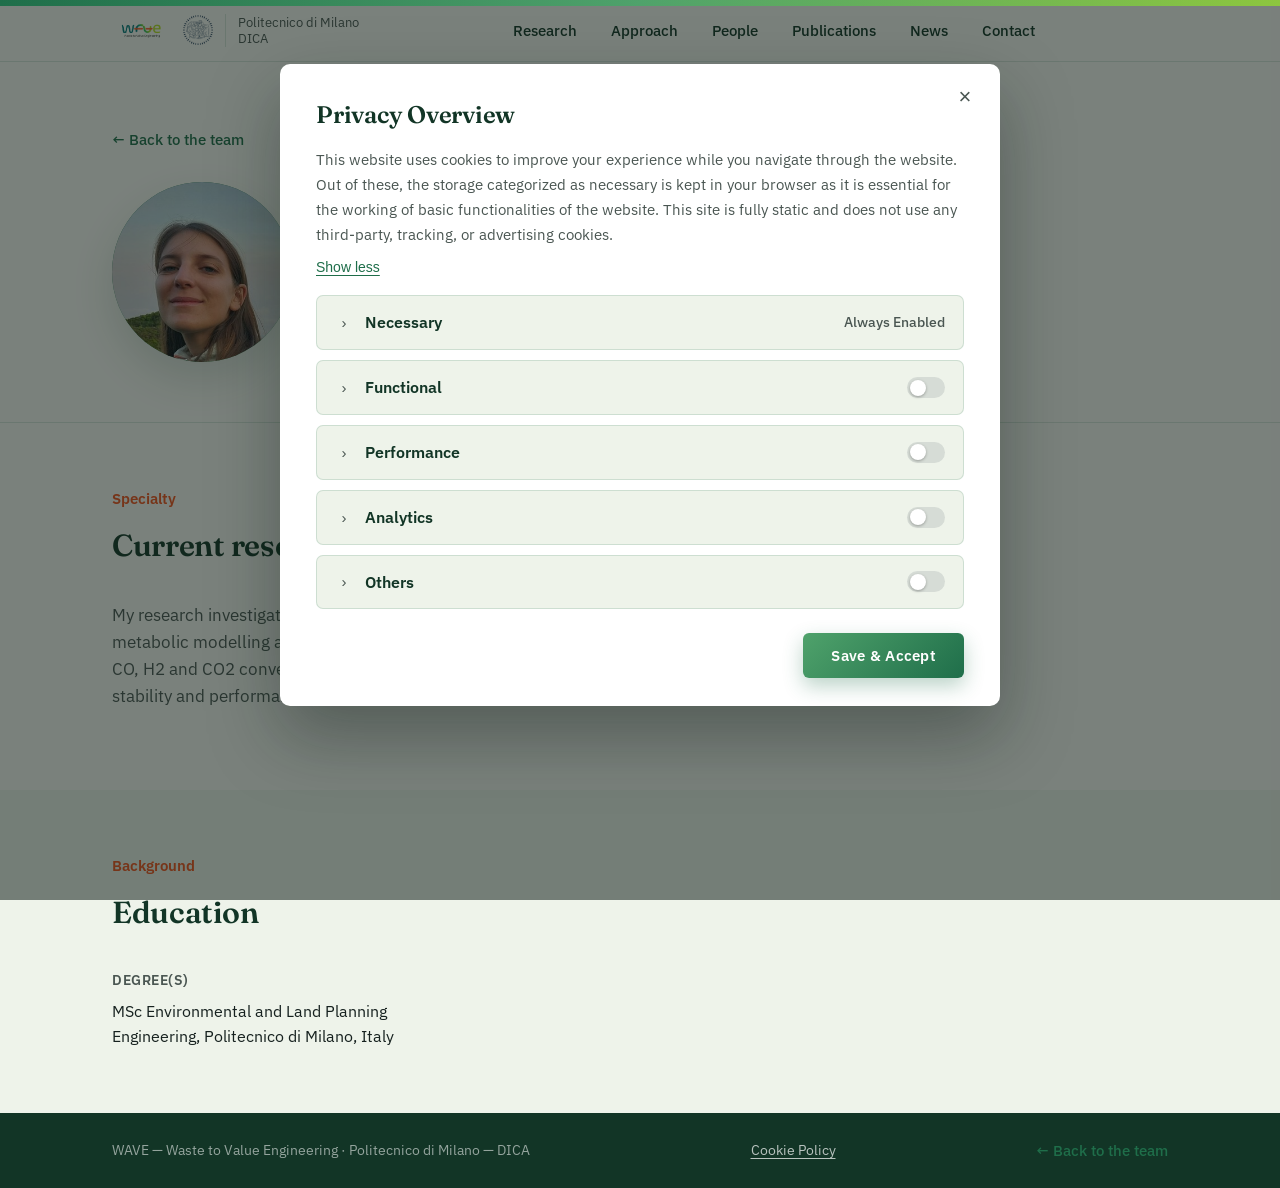
<file: irene-bonato.html>
<!DOCTYPE html>
<html lang="en">
<head>
<meta charset="UTF-8">
<meta name="viewport" content="width=device-width, initial-scale=1.0">
<title>Irene Bonato — WAVE, Politecnico di Milano</title>
<link rel="icon" href="wave-logo.png">
<link rel="preconnect" href="https://fonts.googleapis.com">
<link rel="preconnect" href="https://fonts.gstatic.com" crossorigin>
<link href="https://fonts.googleapis.com/css2?family=Fraunces:opsz,wght@9..144,400;9..144,500;9..144,600;9..144,700&family=IBM+Plex+Sans:wght@400;500;600&display=swap" rel="stylesheet">
<link rel="stylesheet" href="cookie-consent.css">
<style>
  :root{
    --teal-deep:   #1F6E4A;
    --teal-ink:    #123526;
    --green-mid:   #4FA26B;
    --green-lime:  #8DC63F;
    --orange:      #F2521C;
    --bg:          #FBFAF6;
    --bg-alt:      #EEF3EA;
    --ink:         #16211F;
    --ink-soft:    #4A5652;
    --line:        rgba(31,110,74,0.16);
  }

  *{margin:0;padding:0;box-sizing:border-box;}
  html{scroll-behavior:smooth;}
  body{
    background:var(--bg);
    color:var(--ink);
    font-family:'IBM Plex Sans', sans-serif;
    font-size:17px;
    line-height:1.6;
    -webkit-font-smoothing:antialiased;
  }
  h1,h2,h3{
    font-family:'Fraunces', serif;
    font-weight:600;
    letter-spacing:-0.01em;
    color:var(--teal-ink);
  }
  a{color:inherit;text-decoration:none;}
  img{max-width:100%;display:block;}
  svg{display:block;}
  .wrap{max-width:1120px;margin:0 auto;padding:0 32px;}

  /* ---------- nav ---------- */
  header{
    position:sticky;
    top:0;
    z-index:50;
    background:rgba(251,250,246,0.92);
    backdrop-filter:blur(8px);
    border-bottom:1px solid var(--line);
  }
  .nav-inner{
    display:flex;
    align-items:center;
    justify-content:space-between;
    padding:14px 32px;
    max-width:1120px;
    margin:0 auto;
    gap:20px;
  }
  .brand{display:flex;align-items:center;gap:12px;}
  .brand img{height:32px;width:auto;}
  .brand .polimi-logo{height:30px;}
  .brand .affil{
    font-size:12.5px;
    color:var(--ink-soft);
    border-left:1px solid var(--line);
    padding-left:12px;
    line-height:1.3;
  }
  nav{flex:1;display:flex;justify-content:center;}
  nav ul{display:flex;gap:30px;list-style:none;}
  nav a{
    font-size:15px;
    font-weight:500;
    color:var(--teal-ink);
    padding:6px 2px;
    border-bottom:2px solid transparent;
    transition:border-color .15s ease;
  }
  nav a:hover{border-color:var(--orange);}

  /* ---------- back link ---------- */
  .back-link{
    display:inline-flex;
    align-items:center;
    gap:8px;
    font-size:14.5px;
    font-weight:500;
    color:var(--teal-deep);
    margin-bottom:28px;
    transition:gap .15s ease;
  }
  .back-link:hover{gap:12px;}

  /* ---------- profile hero ---------- */
  .profile-hero{
    padding:64px 0 56px;
    border-bottom:1px solid var(--line);
  }
  .profile-grid{
    display:grid;
    grid-template-columns:180px 1fr;
    gap:44px;
    align-items:center;
  }
  .profile-photo{
    width:180px;
    height:180px;
    border-radius:50%;
    overflow:hidden;
    box-shadow:0 18px 40px rgba(18,53,38,0.16);
    flex:none;
    background:linear-gradient(150deg,var(--teal-deep),var(--green-mid));
    display:flex;align-items:center;justify-content:center;
    color:#fff;
    font-family:'Fraunces',serif;
    font-weight:600;
    font-size:52px;
  }
  .profile-photo img{width:100%;height:100%;object-fit:cover;}
  .kicker{
    color:var(--orange);
    font-weight:600;
    font-size:15px;
    margin-bottom:10px;
    display:block;
  }
  .profile-hero h1{
    font-size:clamp(2rem, 3.6vw, 2.8rem);
    line-height:1.1;
    margin-bottom:10px;
  }
  .profile-role{
    font-size:18px;
    color:var(--ink-soft);
    margin-bottom:18px;
  }
  .profile-links{
    display:flex;
    gap:14px;
    flex-wrap:wrap;
  }
  .btn{
    display:inline-flex;
    align-items:center;
    gap:8px;
    padding:11px 22px;
    border-radius:3px;
    font-weight:500;
    font-size:14.5px;
  }
  .btn-primary{
    background:linear-gradient(135deg, var(--green-mid), var(--teal-deep));
    color:#fff;
    box-shadow:0 6px 16px rgba(31,110,74,0.22);
    transition:box-shadow .2s ease, transform .2s ease;
  }
  .btn-primary:hover{box-shadow:0 10px 22px rgba(31,110,74,0.32); transform:translateY(-1px);}
  .btn-ghost{
    border:1.5px solid var(--teal-deep);
    color:var(--teal-deep);
    transition:background .15s ease, transform .2s ease;
  }
  .btn-ghost:hover{background:rgba(31,110,74,0.06); transform:translateY(-1px);}

  /* ---------- sections ---------- */
  section{padding:64px 0;}
  .section-head{max-width:70ch; margin-bottom:32px;}
  .section-head h2{font-size:clamp(1.5rem,2.6vw,1.9rem);}
  .bio p{
    max-width:75ch;
    color:var(--ink-soft);
    font-size:17px;
    margin-bottom:16px;
  }

  .info-grid{
    display:grid;
    grid-template-columns:1fr 1fr;
    gap:32px;
    margin-top:8px;
    max-width:75ch;
  }
  .info-block h3{
    font-size:14px;
    text-transform:uppercase;
    letter-spacing:0.04em;
    color:var(--ink-soft);
    font-family:'IBM Plex Sans',sans-serif;
    font-weight:600;
    margin-bottom:8px;
  }
  .info-block p{color:var(--ink); font-size:15.5px; white-space:pre-line;}

  .interest-tags{
    display:flex;
    flex-wrap:wrap;
    gap:10px;
    margin-top:24px;
  }
  .interest-tags span{
    background:var(--bg-alt);
    border:1px solid var(--line);
    color:var(--teal-ink);
    font-size:13.5px;
    font-weight:500;
    padding:7px 14px;
    border-radius:100px;
  }

  .pub-list{border-top:1px solid var(--line);}
  .pub-item{
    display:grid;
    grid-template-columns:90px 1fr;
    gap:24px;
    padding:22px 14px;
    margin:0 -14px;
    border-bottom:1px solid var(--line);
    border-radius:6px;
    transition:background .15s ease;
  }
  .pub-item:hover{background:rgba(31,110,74,0.05);}
  .pub-item .year{
    font-family:'Fraunces',serif;
    font-weight:600;
    color:var(--orange);
    font-size:17px;
  }
  .pub-item h4{font-size:16.5px; font-weight:600; color:var(--ink); line-height:1.5;}
  .pub-item .venue{font-size:14.5px; color:var(--ink-soft); margin-top:4px;}

  footer{
    background:var(--teal-ink);
    color:rgba(255,255,255,0.55);
    padding:26px 0;
    font-size:13.5px;
  }
  .footer-inner{
    display:flex;
    justify-content:space-between;
    align-items:center;
    flex-wrap:wrap;
    gap:12px;
  }

  @media (max-width: 700px){
    nav ul{display:none;}
    .brand .affil{display:none;}
    .profile-grid{grid-template-columns:1fr; text-align:center;}
    .profile-photo{margin:0 auto;}
    .profile-links{justify-content:center;}
    .info-grid{grid-template-columns:1fr;}
    .pub-item{grid-template-columns:60px 1fr;}
  }
  footer a.footer-link{color:rgba(255,255,255,0.7); text-decoration:underline; text-underline-offset:3px;}
  footer a.footer-link:hover{color:var(--green-lime);}
</style>
</head>
<body>

<header>
  <div class="nav-inner">
    <div class="brand">
      <img src="wave-logo.png" alt="WAVE logo">
      <img src="polimi-logo.png" alt="Politecnico di Milano logo" class="polimi-logo">
      <span class="affil">Politecnico di Milano<br>DICA</span>
    </div>
    <nav>
      <ul>
        <li><a href="index.html#research">Research</a></li>
        <li><a href="index.html#approach">Approach</a></li>
        <li><a href="index.html#people">People</a></li>
        <li><a href="index.html#publications">Publications</a></li>
        <li><a href="index.html#news">News</a></li>
        <li><a href="index.html#contact">Contact</a></li>
      </ul>
    </nav>
  </div>
</header>

<section class="profile-hero">
  <div class="wrap">
    <a class="back-link" href="index.html#people">← Back to the team</a>
    <div class="profile-grid">
      <div class="profile-photo"><img src="irene-bonato.jpg" alt="Irene Bonato"></div>
      <div>
        <span class="kicker">WAVE — PhD Candidate</span>
        <h1>Irene Bonato</h1>
        <p class="profile-role">PhD Candidate · DICA, Politecnico di Milano</p>
        <div class="profile-links">
          <a class="btn btn-primary" href="https://orcid.org/0009-0004-1277-713X" target="_blank" rel="noopener"><svg width="15" height="15" viewBox="0 0 24 24" fill="none" stroke="currentColor" stroke-width="1.8" stroke-linecap="round" stroke-linejoin="round"><circle cx="12" cy="12" r="9"/><circle cx="8.6" cy="8.2" r="0.6" fill="currentColor" stroke="none"/><path d="M8.6 10.6v6.2"/><path d="M12.4 10.6v6.2h1.6a3.1 3.1 0 0 0 0-6.2h-1.6Z"/></svg>ORCID</a>
          <a class="btn btn-ghost" href="https://linkedin.com/in/irene-bonato-982b78349" target="_blank" rel="noopener"><svg width="15" height="15" viewBox="0 0 24 24" fill="none" stroke="currentColor" stroke-width="1.8" stroke-linecap="round" stroke-linejoin="round"><rect x="3" y="3" width="18" height="18" rx="3"/><path d="M8 11v5"/><circle cx="8" cy="8" r="0.6" fill="currentColor"/><path d="M12 16v-3a2 2 0 0 1 4 0v3"/></svg>LinkedIn</a>
          <a class="btn btn-ghost" href="mailto:irene.bonato@polimi.it" target="_blank" rel="noopener"><svg width="15" height="15" viewBox="0 0 24 24" fill="none" stroke="currentColor" stroke-width="1.8" stroke-linecap="round" stroke-linejoin="round"><rect x="3" y="5" width="18" height="14" rx="2"/><path d="m3 7 9 6 9-6"/></svg>Email</a>
        </div>
      </div>
    </div>
  </div>
</section>

<section class="bio">
    <div class="wrap">
      <div class="section-head">
        <span class="kicker">Specialty</span>
        <h2>Current research</h2>
      </div>
      <p>My research investigates syngas biomethanation through the combined use of microbial ecology, metabolic modelling and kinetic process modelling. It aims to clarify pathway selection during CO, H2 and CO2 conversion into CH4 and to identify operating conditions that improve process stability and performance.</p>
    </div>
  </section>
<section style="background:var(--bg-alt);">
    <div class="wrap">
      <div class="section-head">
        <span class="kicker">Background</span>
        <h2>Education</h2>
      </div>
      <div class="info-grid">
        <div class="info-block">
          <h3>Degree(s)</h3>
          <p>MSc Environmental and Land Planning Engineering, Politecnico di Milano, Italy</p>
        </div>
      </div>
    </div>
  </section>


<footer>
  <div class="wrap footer-inner">
    <span>WAVE — Waste to Value Engineering · Politecnico di Milano — DICA</span>
    <a class="footer-link" href="cookie-policy.html" style="margin-left:20px;">Cookie Policy</a>
    <a class="back-link" href="index.html#people" style="margin-bottom:0;">← Back to the team</a>
  </div>
</footer>

<script src="cookie-consent.js" defer></script>
</body>
</html>
</file>
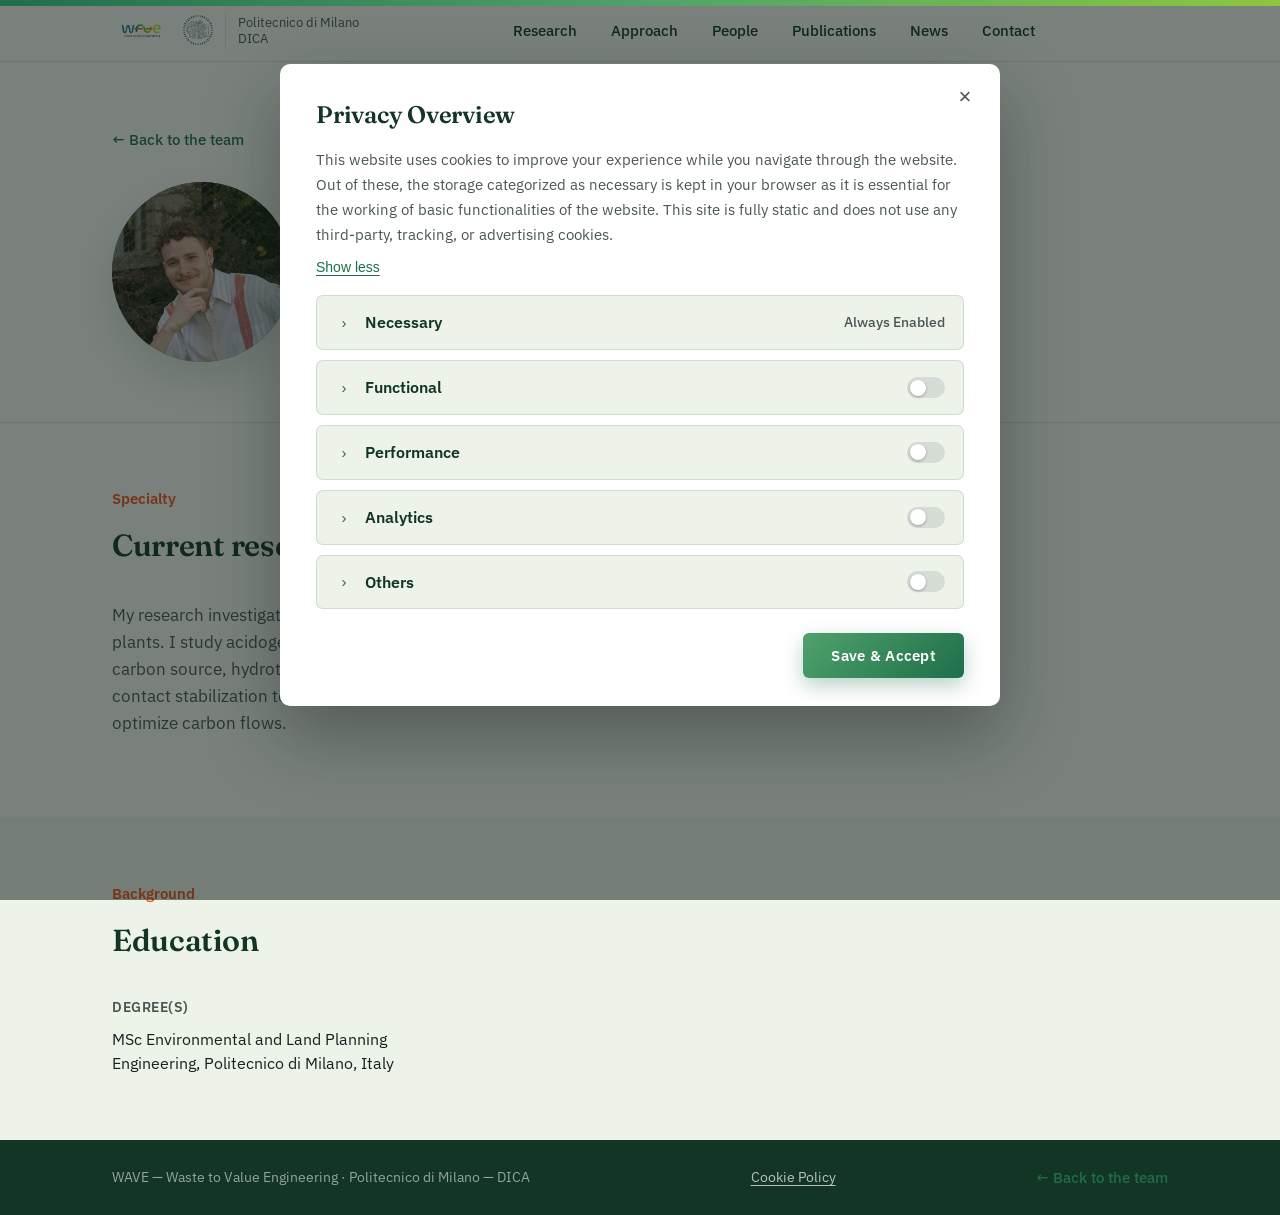
<file: marco-pesenti.html>
<!DOCTYPE html>
<html lang="en">
<head>
<meta charset="UTF-8">
<meta name="viewport" content="width=device-width, initial-scale=1.0">
<title>Marco Pesenti — WAVE, Politecnico di Milano</title>
<link rel="icon" href="wave-logo.png">
<link rel="preconnect" href="https://fonts.googleapis.com">
<link rel="preconnect" href="https://fonts.gstatic.com" crossorigin>
<link href="https://fonts.googleapis.com/css2?family=Fraunces:opsz,wght@9..144,400;9..144,500;9..144,600;9..144,700&family=IBM+Plex+Sans:wght@400;500;600&display=swap" rel="stylesheet">
<link rel="stylesheet" href="cookie-consent.css">
<style>
  :root{
    --teal-deep:   #1F6E4A;
    --teal-ink:    #123526;
    --green-mid:   #4FA26B;
    --green-lime:  #8DC63F;
    --orange:      #F2521C;
    --bg:          #FBFAF6;
    --bg-alt:      #EEF3EA;
    --ink:         #16211F;
    --ink-soft:    #4A5652;
    --line:        rgba(31,110,74,0.16);
  }

  *{margin:0;padding:0;box-sizing:border-box;}
  html{scroll-behavior:smooth;}
  body{
    background:var(--bg);
    color:var(--ink);
    font-family:'IBM Plex Sans', sans-serif;
    font-size:17px;
    line-height:1.6;
    -webkit-font-smoothing:antialiased;
  }
  h1,h2,h3{
    font-family:'Fraunces', serif;
    font-weight:600;
    letter-spacing:-0.01em;
    color:var(--teal-ink);
  }
  a{color:inherit;text-decoration:none;}
  img{max-width:100%;display:block;}
  svg{display:block;}
  .wrap{max-width:1120px;margin:0 auto;padding:0 32px;}

  /* ---------- nav ---------- */
  header{
    position:sticky;
    top:0;
    z-index:50;
    background:rgba(251,250,246,0.92);
    backdrop-filter:blur(8px);
    border-bottom:1px solid var(--line);
  }
  .nav-inner{
    display:flex;
    align-items:center;
    justify-content:space-between;
    padding:14px 32px;
    max-width:1120px;
    margin:0 auto;
    gap:20px;
  }
  .brand{display:flex;align-items:center;gap:12px;}
  .brand img{height:32px;width:auto;}
  .brand .polimi-logo{height:30px;}
  .brand .affil{
    font-size:12.5px;
    color:var(--ink-soft);
    border-left:1px solid var(--line);
    padding-left:12px;
    line-height:1.3;
  }
  nav{flex:1;display:flex;justify-content:center;}
  nav ul{display:flex;gap:30px;list-style:none;}
  nav a{
    font-size:15px;
    font-weight:500;
    color:var(--teal-ink);
    padding:6px 2px;
    border-bottom:2px solid transparent;
    transition:border-color .15s ease;
  }
  nav a:hover{border-color:var(--orange);}

  /* ---------- back link ---------- */
  .back-link{
    display:inline-flex;
    align-items:center;
    gap:8px;
    font-size:14.5px;
    font-weight:500;
    color:var(--teal-deep);
    margin-bottom:28px;
    transition:gap .15s ease;
  }
  .back-link:hover{gap:12px;}

  /* ---------- profile hero ---------- */
  .profile-hero{
    padding:64px 0 56px;
    border-bottom:1px solid var(--line);
  }
  .profile-grid{
    display:grid;
    grid-template-columns:180px 1fr;
    gap:44px;
    align-items:center;
  }
  .profile-photo{
    width:180px;
    height:180px;
    border-radius:50%;
    overflow:hidden;
    box-shadow:0 18px 40px rgba(18,53,38,0.16);
    flex:none;
    background:linear-gradient(150deg,var(--teal-deep),var(--green-mid));
    display:flex;align-items:center;justify-content:center;
    color:#fff;
    font-family:'Fraunces',serif;
    font-weight:600;
    font-size:52px;
  }
  .profile-photo img{width:100%;height:100%;object-fit:cover;}
  .kicker{
    color:var(--orange);
    font-weight:600;
    font-size:15px;
    margin-bottom:10px;
    display:block;
  }
  .profile-hero h1{
    font-size:clamp(2rem, 3.6vw, 2.8rem);
    line-height:1.1;
    margin-bottom:10px;
  }
  .profile-role{
    font-size:18px;
    color:var(--ink-soft);
    margin-bottom:18px;
  }
  .profile-links{
    display:flex;
    gap:14px;
    flex-wrap:wrap;
  }
  .btn{
    display:inline-flex;
    align-items:center;
    gap:8px;
    padding:11px 22px;
    border-radius:3px;
    font-weight:500;
    font-size:14.5px;
  }
  .btn-primary{
    background:linear-gradient(135deg, var(--green-mid), var(--teal-deep));
    color:#fff;
    box-shadow:0 6px 16px rgba(31,110,74,0.22);
    transition:box-shadow .2s ease, transform .2s ease;
  }
  .btn-primary:hover{box-shadow:0 10px 22px rgba(31,110,74,0.32); transform:translateY(-1px);}
  .btn-ghost{
    border:1.5px solid var(--teal-deep);
    color:var(--teal-deep);
    transition:background .15s ease, transform .2s ease;
  }
  .btn-ghost:hover{background:rgba(31,110,74,0.06); transform:translateY(-1px);}

  /* ---------- sections ---------- */
  section{padding:64px 0;}
  .section-head{max-width:70ch; margin-bottom:32px;}
  .section-head h2{font-size:clamp(1.5rem,2.6vw,1.9rem);}
  .bio p{
    max-width:75ch;
    color:var(--ink-soft);
    font-size:17px;
    margin-bottom:16px;
  }

  .info-grid{
    display:grid;
    grid-template-columns:1fr 1fr;
    gap:32px;
    margin-top:8px;
    max-width:75ch;
  }
  .info-block h3{
    font-size:14px;
    text-transform:uppercase;
    letter-spacing:0.04em;
    color:var(--ink-soft);
    font-family:'IBM Plex Sans',sans-serif;
    font-weight:600;
    margin-bottom:8px;
  }
  .info-block p{color:var(--ink); font-size:15.5px; white-space:pre-line;}

  .interest-tags{
    display:flex;
    flex-wrap:wrap;
    gap:10px;
    margin-top:24px;
  }
  .interest-tags span{
    background:var(--bg-alt);
    border:1px solid var(--line);
    color:var(--teal-ink);
    font-size:13.5px;
    font-weight:500;
    padding:7px 14px;
    border-radius:100px;
  }

  .pub-list{border-top:1px solid var(--line);}
  .pub-item{
    display:grid;
    grid-template-columns:90px 1fr;
    gap:24px;
    padding:22px 14px;
    margin:0 -14px;
    border-bottom:1px solid var(--line);
    border-radius:6px;
    transition:background .15s ease;
  }
  .pub-item:hover{background:rgba(31,110,74,0.05);}
  .pub-item .year{
    font-family:'Fraunces',serif;
    font-weight:600;
    color:var(--orange);
    font-size:17px;
  }
  .pub-item h4{font-size:16.5px; font-weight:600; color:var(--ink); line-height:1.5;}
  .pub-item .venue{font-size:14.5px; color:var(--ink-soft); margin-top:4px;}

  footer{
    background:var(--teal-ink);
    color:rgba(255,255,255,0.55);
    padding:26px 0;
    font-size:13.5px;
  }
  .footer-inner{
    display:flex;
    justify-content:space-between;
    align-items:center;
    flex-wrap:wrap;
    gap:12px;
  }

  @media (max-width: 700px){
    nav ul{display:none;}
    .brand .affil{display:none;}
    .profile-grid{grid-template-columns:1fr; text-align:center;}
    .profile-photo{margin:0 auto;}
    .profile-links{justify-content:center;}
    .info-grid{grid-template-columns:1fr;}
    .pub-item{grid-template-columns:60px 1fr;}
  }
  footer a.footer-link{color:rgba(255,255,255,0.7); text-decoration:underline; text-underline-offset:3px;}
  footer a.footer-link:hover{color:var(--green-lime);}
</style>
</head>
<body>

<header>
  <div class="nav-inner">
    <div class="brand">
      <img src="wave-logo.png" alt="WAVE logo">
      <img src="polimi-logo.png" alt="Politecnico di Milano logo" class="polimi-logo">
      <span class="affil">Politecnico di Milano<br>DICA</span>
    </div>
    <nav>
      <ul>
        <li><a href="index.html#research">Research</a></li>
        <li><a href="index.html#approach">Approach</a></li>
        <li><a href="index.html#people">People</a></li>
        <li><a href="index.html#publications">Publications</a></li>
        <li><a href="index.html#news">News</a></li>
        <li><a href="index.html#contact">Contact</a></li>
      </ul>
    </nav>
  </div>
</header>

<section class="profile-hero">
  <div class="wrap">
    <a class="back-link" href="index.html#people">← Back to the team</a>
    <div class="profile-grid">
      <div class="profile-photo"><img src="marco-pesenti.jpg" alt="Marco Pesenti"></div>
      <div>
        <span class="kicker">WAVE — PhD Candidate</span>
        <h1>Marco Pesenti</h1>
        <p class="profile-role">PhD Candidate · DICA, Politecnico di Milano</p>
        <div class="profile-links">
          <a class="btn btn-primary" href="https://orcid.org/0009-0008-4704-5536" target="_blank" rel="noopener"><svg width="15" height="15" viewBox="0 0 24 24" fill="none" stroke="currentColor" stroke-width="1.8" stroke-linecap="round" stroke-linejoin="round"><circle cx="12" cy="12" r="9"/><circle cx="8.6" cy="8.2" r="0.6" fill="currentColor" stroke="none"/><path d="M8.6 10.6v6.2"/><path d="M12.4 10.6v6.2h1.6a3.1 3.1 0 0 0 0-6.2h-1.6Z"/></svg>ORCID</a>
          <a class="btn btn-ghost" href="https://www.linkedin.com/in/marco-pesenti-76a1b8290" target="_blank" rel="noopener"><svg width="15" height="15" viewBox="0 0 24 24" fill="none" stroke="currentColor" stroke-width="1.8" stroke-linecap="round" stroke-linejoin="round"><rect x="3" y="3" width="18" height="18" rx="3"/><path d="M8 11v5"/><circle cx="8" cy="8" r="0.6" fill="currentColor"/><path d="M12 16v-3a2 2 0 0 1 4 0v3"/></svg>LinkedIn</a>
          <a class="btn btn-ghost" href="mailto:marco1.pesenti@polimi.it" target="_blank" rel="noopener"><svg width="15" height="15" viewBox="0 0 24 24" fill="none" stroke="currentColor" stroke-width="1.8" stroke-linecap="round" stroke-linejoin="round"><rect x="3" y="5" width="18" height="14" rx="2"/><path d="m3 7 9 6 9-6"/></svg>Email</a>
        </div>
      </div>
    </div>
  </div>
</section>

<section class="bio">
    <div class="wrap">
      <div class="section-head">
        <span class="kicker">Specialty</span>
        <h2>Current research</h2>
      </div>
      <p>My research investigates carbon recovery and greenhouse gas reduction in wastewater treatment plants. I study acidogenic fermentation of sludge and septage to produce VFAs as an internal carbon source, hydrothermal carbonization to boost biodegradability and biogas yield, high-rate contact stabilization to redirect carbon into sludge for upcycling, and plant-wide modeling to optimize carbon flows.</p>
    </div>
  </section>
<section style="background:var(--bg-alt);">
    <div class="wrap">
      <div class="section-head">
        <span class="kicker">Background</span>
        <h2>Education</h2>
      </div>
      <div class="info-grid">
        <div class="info-block">
          <h3>Degree(s)</h3>
          <p>MSc Environmental and Land Planning Engineering, Politecnico di Milano, Italy</p>
        </div>
      </div>
    </div>
  </section>


<footer>
  <div class="wrap footer-inner">
    <span>WAVE — Waste to Value Engineering · Politecnico di Milano — DICA</span>
    <a class="footer-link" href="cookie-policy.html" style="margin-left:20px;">Cookie Policy</a>
    <a class="back-link" href="index.html#people" style="margin-bottom:0;">← Back to the team</a>
  </div>
</footer>

<script src="cookie-consent.js" defer></script>
</body>
</html>
</file>
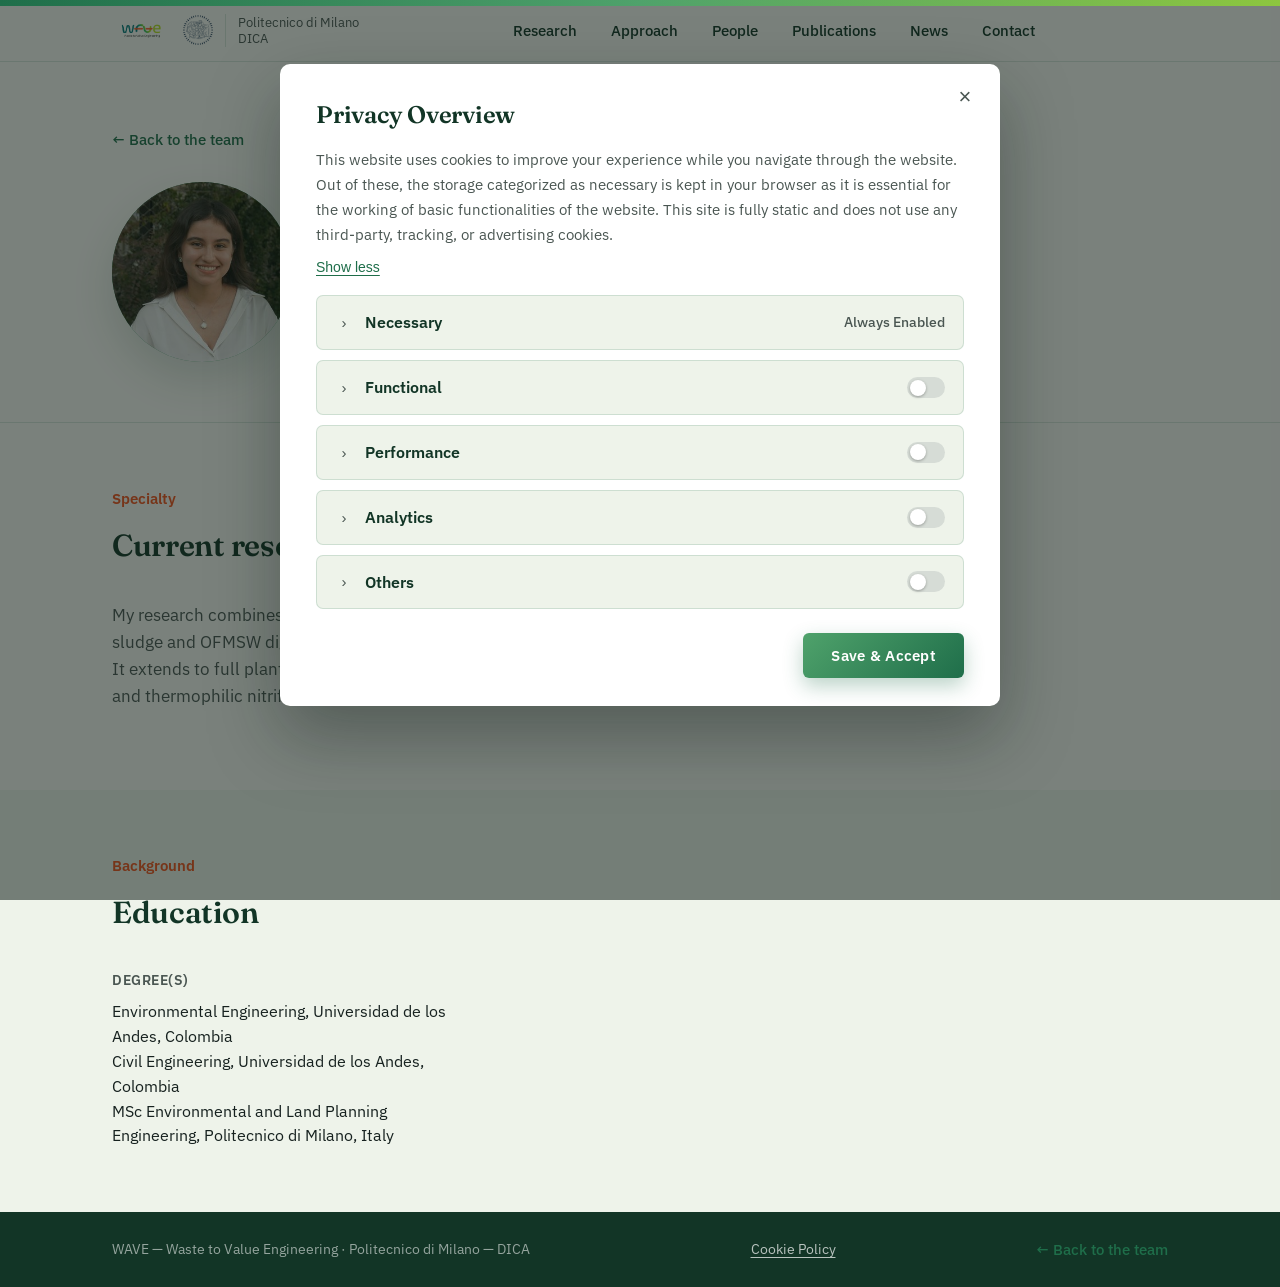
<file: maria-jose-hernandez.html>
<!DOCTYPE html>
<html lang="en">
<head>
<meta charset="UTF-8">
<meta name="viewport" content="width=device-width, initial-scale=1.0">
<title>Maria Jose Hernandez Sanchez — WAVE, Politecnico di Milano</title>
<link rel="icon" href="wave-logo.png">
<link rel="preconnect" href="https://fonts.googleapis.com">
<link rel="preconnect" href="https://fonts.gstatic.com" crossorigin>
<link href="https://fonts.googleapis.com/css2?family=Fraunces:opsz,wght@9..144,400;9..144,500;9..144,600;9..144,700&family=IBM+Plex+Sans:wght@400;500;600&display=swap" rel="stylesheet">
<link rel="stylesheet" href="cookie-consent.css">
<style>
  :root{
    --teal-deep:   #1F6E4A;
    --teal-ink:    #123526;
    --green-mid:   #4FA26B;
    --green-lime:  #8DC63F;
    --orange:      #F2521C;
    --bg:          #FBFAF6;
    --bg-alt:      #EEF3EA;
    --ink:         #16211F;
    --ink-soft:    #4A5652;
    --line:        rgba(31,110,74,0.16);
  }

  *{margin:0;padding:0;box-sizing:border-box;}
  html{scroll-behavior:smooth;}
  body{
    background:var(--bg);
    color:var(--ink);
    font-family:'IBM Plex Sans', sans-serif;
    font-size:17px;
    line-height:1.6;
    -webkit-font-smoothing:antialiased;
  }
  h1,h2,h3{
    font-family:'Fraunces', serif;
    font-weight:600;
    letter-spacing:-0.01em;
    color:var(--teal-ink);
  }
  a{color:inherit;text-decoration:none;}
  img{max-width:100%;display:block;}
  svg{display:block;}
  .wrap{max-width:1120px;margin:0 auto;padding:0 32px;}

  /* ---------- nav ---------- */
  header{
    position:sticky;
    top:0;
    z-index:50;
    background:rgba(251,250,246,0.92);
    backdrop-filter:blur(8px);
    border-bottom:1px solid var(--line);
  }
  .nav-inner{
    display:flex;
    align-items:center;
    justify-content:space-between;
    padding:14px 32px;
    max-width:1120px;
    margin:0 auto;
    gap:20px;
  }
  .brand{display:flex;align-items:center;gap:12px;}
  .brand img{height:32px;width:auto;}
  .brand .polimi-logo{height:30px;}
  .brand .affil{
    font-size:12.5px;
    color:var(--ink-soft);
    border-left:1px solid var(--line);
    padding-left:12px;
    line-height:1.3;
  }
  nav{flex:1;display:flex;justify-content:center;}
  nav ul{display:flex;gap:30px;list-style:none;}
  nav a{
    font-size:15px;
    font-weight:500;
    color:var(--teal-ink);
    padding:6px 2px;
    border-bottom:2px solid transparent;
    transition:border-color .15s ease;
  }
  nav a:hover{border-color:var(--orange);}

  /* ---------- back link ---------- */
  .back-link{
    display:inline-flex;
    align-items:center;
    gap:8px;
    font-size:14.5px;
    font-weight:500;
    color:var(--teal-deep);
    margin-bottom:28px;
    transition:gap .15s ease;
  }
  .back-link:hover{gap:12px;}

  /* ---------- profile hero ---------- */
  .profile-hero{
    padding:64px 0 56px;
    border-bottom:1px solid var(--line);
  }
  .profile-grid{
    display:grid;
    grid-template-columns:180px 1fr;
    gap:44px;
    align-items:center;
  }
  .profile-photo{
    width:180px;
    height:180px;
    border-radius:50%;
    overflow:hidden;
    box-shadow:0 18px 40px rgba(18,53,38,0.16);
    flex:none;
    background:linear-gradient(150deg,var(--teal-deep),var(--green-mid));
    display:flex;align-items:center;justify-content:center;
    color:#fff;
    font-family:'Fraunces',serif;
    font-weight:600;
    font-size:52px;
  }
  .profile-photo img{width:100%;height:100%;object-fit:cover;}
  .kicker{
    color:var(--orange);
    font-weight:600;
    font-size:15px;
    margin-bottom:10px;
    display:block;
  }
  .profile-hero h1{
    font-size:clamp(2rem, 3.6vw, 2.8rem);
    line-height:1.1;
    margin-bottom:10px;
  }
  .profile-role{
    font-size:18px;
    color:var(--ink-soft);
    margin-bottom:18px;
  }
  .profile-links{
    display:flex;
    gap:14px;
    flex-wrap:wrap;
  }
  .btn{
    display:inline-flex;
    align-items:center;
    gap:8px;
    padding:11px 22px;
    border-radius:3px;
    font-weight:500;
    font-size:14.5px;
  }
  .btn-primary{
    background:linear-gradient(135deg, var(--green-mid), var(--teal-deep));
    color:#fff;
    box-shadow:0 6px 16px rgba(31,110,74,0.22);
    transition:box-shadow .2s ease, transform .2s ease;
  }
  .btn-primary:hover{box-shadow:0 10px 22px rgba(31,110,74,0.32); transform:translateY(-1px);}
  .btn-ghost{
    border:1.5px solid var(--teal-deep);
    color:var(--teal-deep);
    transition:background .15s ease, transform .2s ease;
  }
  .btn-ghost:hover{background:rgba(31,110,74,0.06); transform:translateY(-1px);}

  /* ---------- sections ---------- */
  section{padding:64px 0;}
  .section-head{max-width:70ch; margin-bottom:32px;}
  .section-head h2{font-size:clamp(1.5rem,2.6vw,1.9rem);}
  .bio p{
    max-width:75ch;
    color:var(--ink-soft);
    font-size:17px;
    margin-bottom:16px;
  }

  .info-grid{
    display:grid;
    grid-template-columns:1fr 1fr;
    gap:32px;
    margin-top:8px;
    max-width:75ch;
  }
  .info-block h3{
    font-size:14px;
    text-transform:uppercase;
    letter-spacing:0.04em;
    color:var(--ink-soft);
    font-family:'IBM Plex Sans',sans-serif;
    font-weight:600;
    margin-bottom:8px;
  }
  .info-block p{color:var(--ink); font-size:15.5px; white-space:pre-line;}

  .interest-tags{
    display:flex;
    flex-wrap:wrap;
    gap:10px;
    margin-top:24px;
  }
  .interest-tags span{
    background:var(--bg-alt);
    border:1px solid var(--line);
    color:var(--teal-ink);
    font-size:13.5px;
    font-weight:500;
    padding:7px 14px;
    border-radius:100px;
  }

  .pub-list{border-top:1px solid var(--line);}
  .pub-item{
    display:grid;
    grid-template-columns:90px 1fr;
    gap:24px;
    padding:22px 14px;
    margin:0 -14px;
    border-bottom:1px solid var(--line);
    border-radius:6px;
    transition:background .15s ease;
  }
  .pub-item:hover{background:rgba(31,110,74,0.05);}
  .pub-item .year{
    font-family:'Fraunces',serif;
    font-weight:600;
    color:var(--orange);
    font-size:17px;
  }
  .pub-item h4{font-size:16.5px; font-weight:600; color:var(--ink); line-height:1.5;}
  .pub-item .venue{font-size:14.5px; color:var(--ink-soft); margin-top:4px;}

  footer{
    background:var(--teal-ink);
    color:rgba(255,255,255,0.55);
    padding:26px 0;
    font-size:13.5px;
  }
  .footer-inner{
    display:flex;
    justify-content:space-between;
    align-items:center;
    flex-wrap:wrap;
    gap:12px;
  }

  @media (max-width: 700px){
    nav ul{display:none;}
    .brand .affil{display:none;}
    .profile-grid{grid-template-columns:1fr; text-align:center;}
    .profile-photo{margin:0 auto;}
    .profile-links{justify-content:center;}
    .info-grid{grid-template-columns:1fr;}
    .pub-item{grid-template-columns:60px 1fr;}
  }
  footer a.footer-link{color:rgba(255,255,255,0.7); text-decoration:underline; text-underline-offset:3px;}
  footer a.footer-link:hover{color:var(--green-lime);}
</style>
</head>
<body>

<header>
  <div class="nav-inner">
    <div class="brand">
      <img src="wave-logo.png" alt="WAVE logo">
      <img src="polimi-logo.png" alt="Politecnico di Milano logo" class="polimi-logo">
      <span class="affil">Politecnico di Milano<br>DICA</span>
    </div>
    <nav>
      <ul>
        <li><a href="index.html#research">Research</a></li>
        <li><a href="index.html#approach">Approach</a></li>
        <li><a href="index.html#people">People</a></li>
        <li><a href="index.html#publications">Publications</a></li>
        <li><a href="index.html#news">News</a></li>
        <li><a href="index.html#contact">Contact</a></li>
      </ul>
    </nav>
  </div>
</header>

<section class="profile-hero">
  <div class="wrap">
    <a class="back-link" href="index.html#people">← Back to the team</a>
    <div class="profile-grid">
      <div class="profile-photo"><img src="maria-jose-hernandez.jpg" alt="Maria Jose Hernandez Sanchez"></div>
      <div>
        <span class="kicker">WAVE — PhD Candidate</span>
        <h1>Maria Jose Hernandez Sanchez</h1>
        <p class="profile-role">PhD Candidate · DICA, Politecnico di Milano</p>
        <div class="profile-links">
          <a class="btn btn-primary" href="https://www.linkedin.com/in/mjhdez" target="_blank" rel="noopener"><svg width="15" height="15" viewBox="0 0 24 24" fill="none" stroke="currentColor" stroke-width="1.8" stroke-linecap="round" stroke-linejoin="round"><rect x="3" y="3" width="18" height="18" rx="3"/><path d="M8 11v5"/><circle cx="8" cy="8" r="0.6" fill="currentColor"/><path d="M12 16v-3a2 2 0 0 1 4 0v3"/></svg>LinkedIn</a>
          <a class="btn btn-ghost" href="mailto:mariajose.hernandez@polimi.it" target="_blank" rel="noopener"><svg width="15" height="15" viewBox="0 0 24 24" fill="none" stroke="currentColor" stroke-width="1.8" stroke-linecap="round" stroke-linejoin="round"><rect x="3" y="5" width="18" height="14" rx="2"/><path d="m3 7 9 6 9-6"/></svg>Email</a>
        </div>
      </div>
    </div>
  </div>
</section>

<section class="bio">
    <div class="wrap">
      <div class="section-head">
        <span class="kicker">Specialty</span>
        <h2>Current research</h2>
      </div>
      <p>My research combines biological nitrogen removal with bioplastic (PHA) recovery from sewage sludge and OFMSW digestate, at the SCEPPHAR pilot in Sesto San Giovanni run with Gruppo CAP. It extends to full plant process modelling, techno economic assessment of treatment scenarios, and thermophilic nitrification, a process of growing relevance in a warming world.</p>
    </div>
  </section>
<section style="background:var(--bg-alt);">
    <div class="wrap">
      <div class="section-head">
        <span class="kicker">Background</span>
        <h2>Education</h2>
      </div>
      <div class="info-grid">
        <div class="info-block">
          <h3>Degree(s)</h3>
          <p>Environmental Engineering, Universidad de los Andes, Colombia<br>Civil Engineering, Universidad de los Andes, Colombia<br>MSc Environmental and Land Planning Engineering, Politecnico di Milano, Italy</p>
        </div>
      </div>
    </div>
  </section>


<footer>
  <div class="wrap footer-inner">
    <span>WAVE — Waste to Value Engineering · Politecnico di Milano — DICA</span>
    <a class="footer-link" href="cookie-policy.html" style="margin-left:20px;">Cookie Policy</a>
    <a class="back-link" href="index.html#people" style="margin-bottom:0;">← Back to the team</a>
  </div>
</footer>

<script src="cookie-consent.js" defer></script>
</body>
</html>
</file>
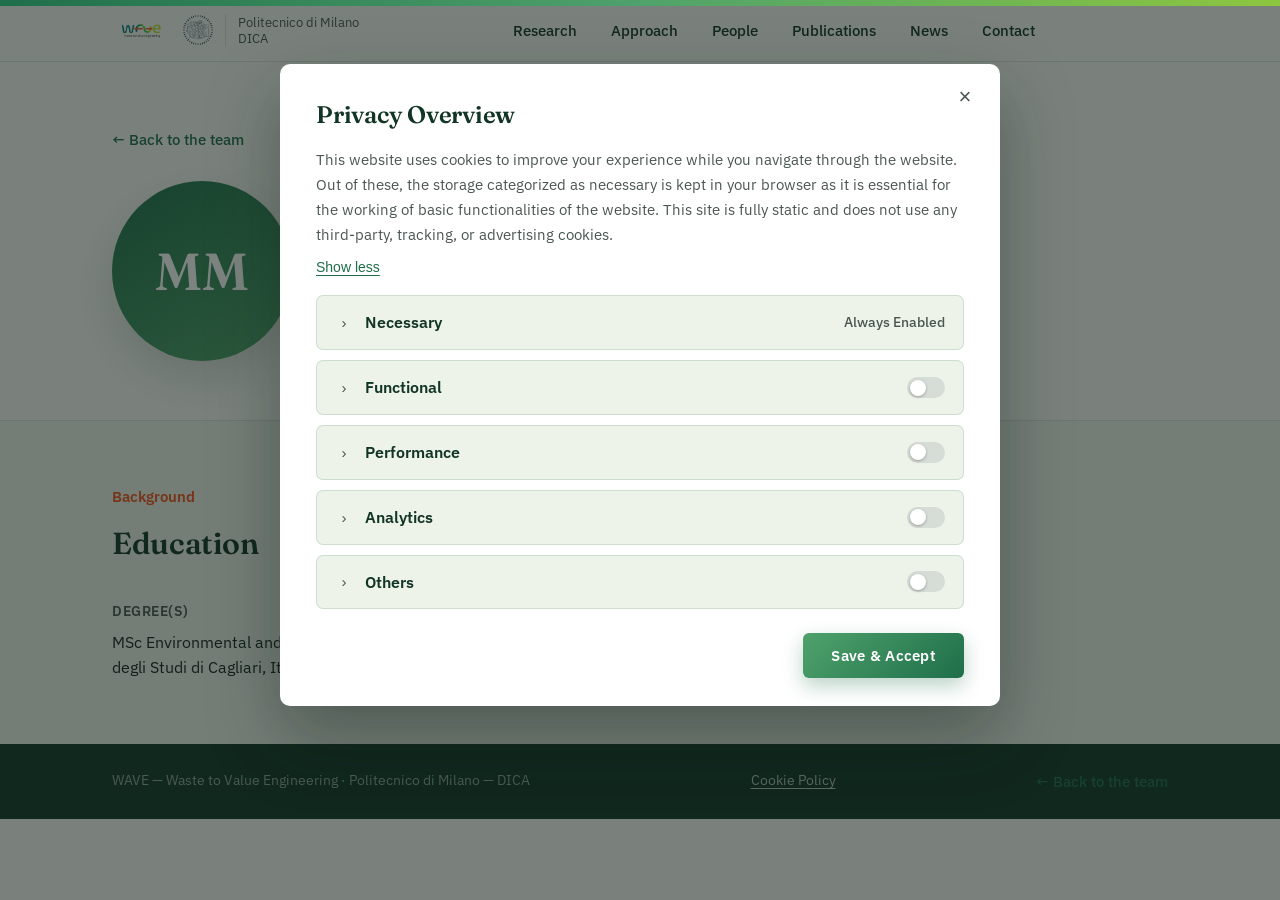
<file: matteo-magari.html>
<!DOCTYPE html>
<html lang="en">
<head>
<meta charset="UTF-8">
<meta name="viewport" content="width=device-width, initial-scale=1.0">
<title>Matteo Magari — WAVE, Politecnico di Milano</title>
<link rel="icon" href="wave-logo.png">
<link rel="preconnect" href="https://fonts.googleapis.com">
<link rel="preconnect" href="https://fonts.gstatic.com" crossorigin>
<link href="https://fonts.googleapis.com/css2?family=Fraunces:opsz,wght@9..144,400;9..144,500;9..144,600;9..144,700&family=IBM+Plex+Sans:wght@400;500;600&display=swap" rel="stylesheet">
<link rel="stylesheet" href="cookie-consent.css">
<style>
  :root{
    --teal-deep:   #1F6E4A;
    --teal-ink:    #123526;
    --green-mid:   #4FA26B;
    --green-lime:  #8DC63F;
    --orange:      #F2521C;
    --bg:          #FBFAF6;
    --bg-alt:      #EEF3EA;
    --ink:         #16211F;
    --ink-soft:    #4A5652;
    --line:        rgba(31,110,74,0.16);
  }

  *{margin:0;padding:0;box-sizing:border-box;}
  html{scroll-behavior:smooth;}
  body{
    background:var(--bg);
    color:var(--ink);
    font-family:'IBM Plex Sans', sans-serif;
    font-size:17px;
    line-height:1.6;
    -webkit-font-smoothing:antialiased;
  }
  h1,h2,h3{
    font-family:'Fraunces', serif;
    font-weight:600;
    letter-spacing:-0.01em;
    color:var(--teal-ink);
  }
  a{color:inherit;text-decoration:none;}
  img{max-width:100%;display:block;}
  svg{display:block;}
  .wrap{max-width:1120px;margin:0 auto;padding:0 32px;}

  /* ---------- nav ---------- */
  header{
    position:sticky;
    top:0;
    z-index:50;
    background:rgba(251,250,246,0.92);
    backdrop-filter:blur(8px);
    border-bottom:1px solid var(--line);
  }
  .nav-inner{
    display:flex;
    align-items:center;
    justify-content:space-between;
    padding:14px 32px;
    max-width:1120px;
    margin:0 auto;
    gap:20px;
  }
  .brand{display:flex;align-items:center;gap:12px;}
  .brand img{height:32px;width:auto;}
  .brand .polimi-logo{height:30px;}
  .brand .affil{
    font-size:12.5px;
    color:var(--ink-soft);
    border-left:1px solid var(--line);
    padding-left:12px;
    line-height:1.3;
  }
  nav{flex:1;display:flex;justify-content:center;}
  nav ul{display:flex;gap:30px;list-style:none;}
  nav a{
    font-size:15px;
    font-weight:500;
    color:var(--teal-ink);
    padding:6px 2px;
    border-bottom:2px solid transparent;
    transition:border-color .15s ease;
  }
  nav a:hover{border-color:var(--orange);}

  /* ---------- back link ---------- */
  .back-link{
    display:inline-flex;
    align-items:center;
    gap:8px;
    font-size:14.5px;
    font-weight:500;
    color:var(--teal-deep);
    margin-bottom:28px;
    transition:gap .15s ease;
  }
  .back-link:hover{gap:12px;}

  /* ---------- profile hero ---------- */
  .profile-hero{
    padding:64px 0 56px;
    border-bottom:1px solid var(--line);
  }
  .profile-grid{
    display:grid;
    grid-template-columns:180px 1fr;
    gap:44px;
    align-items:center;
  }
  .profile-photo{
    width:180px;
    height:180px;
    border-radius:50%;
    overflow:hidden;
    box-shadow:0 18px 40px rgba(18,53,38,0.16);
    flex:none;
    background:linear-gradient(150deg,var(--teal-deep),var(--green-mid));
    display:flex;align-items:center;justify-content:center;
    color:#fff;
    font-family:'Fraunces',serif;
    font-weight:600;
    font-size:52px;
  }
  .profile-photo img{width:100%;height:100%;object-fit:cover;}
  .kicker{
    color:var(--orange);
    font-weight:600;
    font-size:15px;
    margin-bottom:10px;
    display:block;
  }
  .profile-hero h1{
    font-size:clamp(2rem, 3.6vw, 2.8rem);
    line-height:1.1;
    margin-bottom:10px;
  }
  .profile-role{
    font-size:18px;
    color:var(--ink-soft);
    margin-bottom:18px;
  }
  .profile-links{
    display:flex;
    gap:14px;
    flex-wrap:wrap;
  }
  .btn{
    display:inline-flex;
    align-items:center;
    gap:8px;
    padding:11px 22px;
    border-radius:3px;
    font-weight:500;
    font-size:14.5px;
  }
  .btn-primary{
    background:linear-gradient(135deg, var(--green-mid), var(--teal-deep));
    color:#fff;
    box-shadow:0 6px 16px rgba(31,110,74,0.22);
    transition:box-shadow .2s ease, transform .2s ease;
  }
  .btn-primary:hover{box-shadow:0 10px 22px rgba(31,110,74,0.32); transform:translateY(-1px);}
  .btn-ghost{
    border:1.5px solid var(--teal-deep);
    color:var(--teal-deep);
    transition:background .15s ease, transform .2s ease;
  }
  .btn-ghost:hover{background:rgba(31,110,74,0.06); transform:translateY(-1px);}

  /* ---------- sections ---------- */
  section{padding:64px 0;}
  .section-head{max-width:70ch; margin-bottom:32px;}
  .section-head h2{font-size:clamp(1.5rem,2.6vw,1.9rem);}
  .bio p{
    max-width:75ch;
    color:var(--ink-soft);
    font-size:17px;
    margin-bottom:16px;
  }

  .info-grid{
    display:grid;
    grid-template-columns:1fr 1fr;
    gap:32px;
    margin-top:8px;
    max-width:75ch;
  }
  .info-block h3{
    font-size:14px;
    text-transform:uppercase;
    letter-spacing:0.04em;
    color:var(--ink-soft);
    font-family:'IBM Plex Sans',sans-serif;
    font-weight:600;
    margin-bottom:8px;
  }
  .info-block p{color:var(--ink); font-size:15.5px; white-space:pre-line;}

  .interest-tags{
    display:flex;
    flex-wrap:wrap;
    gap:10px;
    margin-top:24px;
  }
  .interest-tags span{
    background:var(--bg-alt);
    border:1px solid var(--line);
    color:var(--teal-ink);
    font-size:13.5px;
    font-weight:500;
    padding:7px 14px;
    border-radius:100px;
  }

  .pub-list{border-top:1px solid var(--line);}
  .pub-item{
    display:grid;
    grid-template-columns:90px 1fr;
    gap:24px;
    padding:22px 14px;
    margin:0 -14px;
    border-bottom:1px solid var(--line);
    border-radius:6px;
    transition:background .15s ease;
  }
  .pub-item:hover{background:rgba(31,110,74,0.05);}
  .pub-item .year{
    font-family:'Fraunces',serif;
    font-weight:600;
    color:var(--orange);
    font-size:17px;
  }
  .pub-item h4{font-size:16.5px; font-weight:600; color:var(--ink); line-height:1.5;}
  .pub-item .venue{font-size:14.5px; color:var(--ink-soft); margin-top:4px;}

  footer{
    background:var(--teal-ink);
    color:rgba(255,255,255,0.55);
    padding:26px 0;
    font-size:13.5px;
  }
  .footer-inner{
    display:flex;
    justify-content:space-between;
    align-items:center;
    flex-wrap:wrap;
    gap:12px;
  }

  @media (max-width: 700px){
    nav ul{display:none;}
    .brand .affil{display:none;}
    .profile-grid{grid-template-columns:1fr; text-align:center;}
    .profile-photo{margin:0 auto;}
    .profile-links{justify-content:center;}
    .info-grid{grid-template-columns:1fr;}
    .pub-item{grid-template-columns:60px 1fr;}
  }
  footer a.footer-link{color:rgba(255,255,255,0.7); text-decoration:underline; text-underline-offset:3px;}
  footer a.footer-link:hover{color:var(--green-lime);}
</style>
</head>
<body>

<header>
  <div class="nav-inner">
    <div class="brand">
      <img src="wave-logo.png" alt="WAVE logo">
      <img src="polimi-logo.png" alt="Politecnico di Milano logo" class="polimi-logo">
      <span class="affil">Politecnico di Milano<br>DICA</span>
    </div>
    <nav>
      <ul>
        <li><a href="index.html#research">Research</a></li>
        <li><a href="index.html#approach">Approach</a></li>
        <li><a href="index.html#people">People</a></li>
        <li><a href="index.html#publications">Publications</a></li>
        <li><a href="index.html#news">News</a></li>
        <li><a href="index.html#contact">Contact</a></li>
      </ul>
    </nav>
  </div>
</header>

<section class="profile-hero">
  <div class="wrap">
    <a class="back-link" href="index.html#people">← Back to the team</a>
    <div class="profile-grid">
      <div class="profile-photo">MM</div>
      <div>
        <span class="kicker">WAVE — Research Fellow</span>
        <h1>Matteo Magari</h1>
        <p class="profile-role">Research Fellow · DICA, Politecnico di Milano</p>
        <div class="profile-links">
          <a class="btn btn-primary" href="mailto:matteo.magari@polimi.it" target="_blank" rel="noopener"><svg width="15" height="15" viewBox="0 0 24 24" fill="none" stroke="currentColor" stroke-width="1.8" stroke-linecap="round" stroke-linejoin="round"><rect x="3" y="5" width="18" height="14" rx="2"/><path d="m3 7 9 6 9-6"/></svg>Email</a>
        </div>
      </div>
    </div>
  </div>
</section>

<section style="background:var(--bg-alt);">
    <div class="wrap">
      <div class="section-head">
        <span class="kicker">Background</span>
        <h2>Education</h2>
      </div>
      <div class="info-grid">
        <div class="info-block">
          <h3>Degree(s)</h3>
          <p>MSc Environmental and Engineering, Università degli Studi di Cagliari, Italy</p>
        </div>
      </div>
    </div>
  </section>


<footer>
  <div class="wrap footer-inner">
    <span>WAVE — Waste to Value Engineering · Politecnico di Milano — DICA</span>
    <a class="footer-link" href="cookie-policy.html" style="margin-left:20px;">Cookie Policy</a>
    <a class="back-link" href="index.html#people" style="margin-bottom:0;">← Back to the team</a>
  </div>
</footer>

<script src="cookie-consent.js" defer></script>
</body>
</html>
</file>
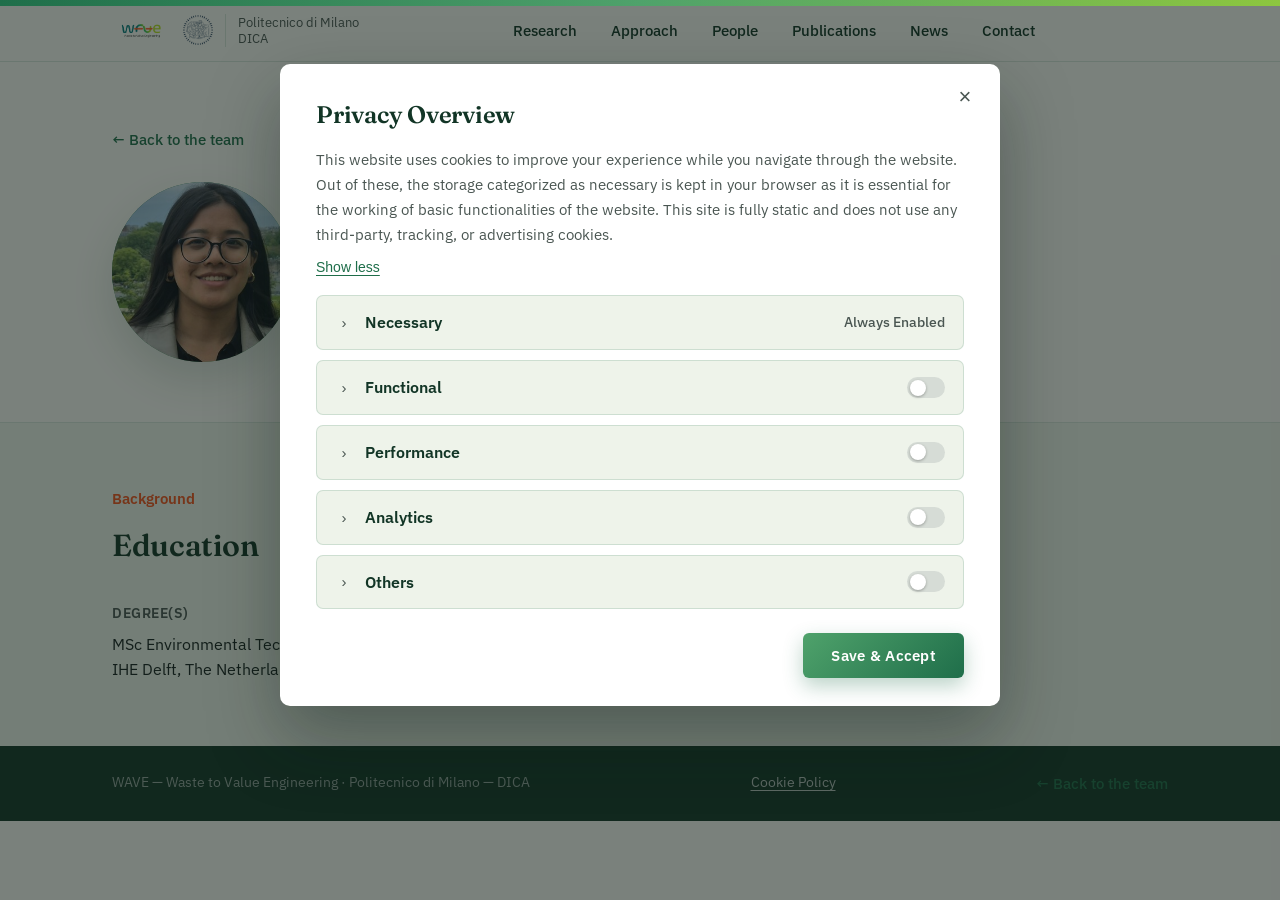
<file: sophie-shrees.html>
<!DOCTYPE html>
<html lang="en">
<head>
<meta charset="UTF-8">
<meta name="viewport" content="width=device-width, initial-scale=1.0">
<title>Sophie Shrees — WAVE, Politecnico di Milano</title>
<link rel="icon" href="wave-logo.png">
<link rel="preconnect" href="https://fonts.googleapis.com">
<link rel="preconnect" href="https://fonts.gstatic.com" crossorigin>
<link href="https://fonts.googleapis.com/css2?family=Fraunces:opsz,wght@9..144,400;9..144,500;9..144,600;9..144,700&family=IBM+Plex+Sans:wght@400;500;600&display=swap" rel="stylesheet">
<link rel="stylesheet" href="cookie-consent.css">
<style>
  :root{
    --teal-deep:   #1F6E4A;
    --teal-ink:    #123526;
    --green-mid:   #4FA26B;
    --green-lime:  #8DC63F;
    --orange:      #F2521C;
    --bg:          #FBFAF6;
    --bg-alt:      #EEF3EA;
    --ink:         #16211F;
    --ink-soft:    #4A5652;
    --line:        rgba(31,110,74,0.16);
  }

  *{margin:0;padding:0;box-sizing:border-box;}
  html{scroll-behavior:smooth;}
  body{
    background:var(--bg);
    color:var(--ink);
    font-family:'IBM Plex Sans', sans-serif;
    font-size:17px;
    line-height:1.6;
    -webkit-font-smoothing:antialiased;
  }
  h1,h2,h3{
    font-family:'Fraunces', serif;
    font-weight:600;
    letter-spacing:-0.01em;
    color:var(--teal-ink);
  }
  a{color:inherit;text-decoration:none;}
  img{max-width:100%;display:block;}
  svg{display:block;}
  .wrap{max-width:1120px;margin:0 auto;padding:0 32px;}

  /* ---------- nav ---------- */
  header{
    position:sticky;
    top:0;
    z-index:50;
    background:rgba(251,250,246,0.92);
    backdrop-filter:blur(8px);
    border-bottom:1px solid var(--line);
  }
  .nav-inner{
    display:flex;
    align-items:center;
    justify-content:space-between;
    padding:14px 32px;
    max-width:1120px;
    margin:0 auto;
    gap:20px;
  }
  .brand{display:flex;align-items:center;gap:12px;}
  .brand img{height:32px;width:auto;}
  .brand .polimi-logo{height:30px;}
  .brand .affil{
    font-size:12.5px;
    color:var(--ink-soft);
    border-left:1px solid var(--line);
    padding-left:12px;
    line-height:1.3;
  }
  nav{flex:1;display:flex;justify-content:center;}
  nav ul{display:flex;gap:30px;list-style:none;}
  nav a{
    font-size:15px;
    font-weight:500;
    color:var(--teal-ink);
    padding:6px 2px;
    border-bottom:2px solid transparent;
    transition:border-color .15s ease;
  }
  nav a:hover{border-color:var(--orange);}

  /* ---------- back link ---------- */
  .back-link{
    display:inline-flex;
    align-items:center;
    gap:8px;
    font-size:14.5px;
    font-weight:500;
    color:var(--teal-deep);
    margin-bottom:28px;
    transition:gap .15s ease;
  }
  .back-link:hover{gap:12px;}

  /* ---------- profile hero ---------- */
  .profile-hero{
    padding:64px 0 56px;
    border-bottom:1px solid var(--line);
  }
  .profile-grid{
    display:grid;
    grid-template-columns:180px 1fr;
    gap:44px;
    align-items:center;
  }
  .profile-photo{
    width:180px;
    height:180px;
    border-radius:50%;
    overflow:hidden;
    box-shadow:0 18px 40px rgba(18,53,38,0.16);
    flex:none;
    background:linear-gradient(150deg,var(--teal-deep),var(--green-mid));
    display:flex;align-items:center;justify-content:center;
    color:#fff;
    font-family:'Fraunces',serif;
    font-weight:600;
    font-size:52px;
  }
  .profile-photo img{width:100%;height:100%;object-fit:cover;}
  .kicker{
    color:var(--orange);
    font-weight:600;
    font-size:15px;
    margin-bottom:10px;
    display:block;
  }
  .profile-hero h1{
    font-size:clamp(2rem, 3.6vw, 2.8rem);
    line-height:1.1;
    margin-bottom:10px;
  }
  .profile-role{
    font-size:18px;
    color:var(--ink-soft);
    margin-bottom:18px;
  }
  .profile-links{
    display:flex;
    gap:14px;
    flex-wrap:wrap;
  }
  .btn{
    display:inline-flex;
    align-items:center;
    gap:8px;
    padding:11px 22px;
    border-radius:3px;
    font-weight:500;
    font-size:14.5px;
  }
  .btn-primary{
    background:linear-gradient(135deg, var(--green-mid), var(--teal-deep));
    color:#fff;
    box-shadow:0 6px 16px rgba(31,110,74,0.22);
    transition:box-shadow .2s ease, transform .2s ease;
  }
  .btn-primary:hover{box-shadow:0 10px 22px rgba(31,110,74,0.32); transform:translateY(-1px);}
  .btn-ghost{
    border:1.5px solid var(--teal-deep);
    color:var(--teal-deep);
    transition:background .15s ease, transform .2s ease;
  }
  .btn-ghost:hover{background:rgba(31,110,74,0.06); transform:translateY(-1px);}

  /* ---------- sections ---------- */
  section{padding:64px 0;}
  .section-head{max-width:70ch; margin-bottom:32px;}
  .section-head h2{font-size:clamp(1.5rem,2.6vw,1.9rem);}
  .bio p{
    max-width:75ch;
    color:var(--ink-soft);
    font-size:17px;
    margin-bottom:16px;
  }

  .info-grid{
    display:grid;
    grid-template-columns:1fr 1fr;
    gap:32px;
    margin-top:8px;
    max-width:75ch;
  }
  .info-block h3{
    font-size:14px;
    text-transform:uppercase;
    letter-spacing:0.04em;
    color:var(--ink-soft);
    font-family:'IBM Plex Sans',sans-serif;
    font-weight:600;
    margin-bottom:8px;
  }
  .info-block p{color:var(--ink); font-size:15.5px; white-space:pre-line;}

  .interest-tags{
    display:flex;
    flex-wrap:wrap;
    gap:10px;
    margin-top:24px;
  }
  .interest-tags span{
    background:var(--bg-alt);
    border:1px solid var(--line);
    color:var(--teal-ink);
    font-size:13.5px;
    font-weight:500;
    padding:7px 14px;
    border-radius:100px;
  }

  .pub-list{border-top:1px solid var(--line);}
  .pub-item{
    display:grid;
    grid-template-columns:90px 1fr;
    gap:24px;
    padding:22px 14px;
    margin:0 -14px;
    border-bottom:1px solid var(--line);
    border-radius:6px;
    transition:background .15s ease;
  }
  .pub-item:hover{background:rgba(31,110,74,0.05);}
  .pub-item .year{
    font-family:'Fraunces',serif;
    font-weight:600;
    color:var(--orange);
    font-size:17px;
  }
  .pub-item h4{font-size:16.5px; font-weight:600; color:var(--ink); line-height:1.5;}
  .pub-item .venue{font-size:14.5px; color:var(--ink-soft); margin-top:4px;}

  footer{
    background:var(--teal-ink);
    color:rgba(255,255,255,0.55);
    padding:26px 0;
    font-size:13.5px;
  }
  .footer-inner{
    display:flex;
    justify-content:space-between;
    align-items:center;
    flex-wrap:wrap;
    gap:12px;
  }

  @media (max-width: 700px){
    nav ul{display:none;}
    .brand .affil{display:none;}
    .profile-grid{grid-template-columns:1fr; text-align:center;}
    .profile-photo{margin:0 auto;}
    .profile-links{justify-content:center;}
    .info-grid{grid-template-columns:1fr;}
    .pub-item{grid-template-columns:60px 1fr;}
  }
  footer a.footer-link{color:rgba(255,255,255,0.7); text-decoration:underline; text-underline-offset:3px;}
  footer a.footer-link:hover{color:var(--green-lime);}
</style>
</head>
<body>

<header>
  <div class="nav-inner">
    <div class="brand">
      <img src="wave-logo.png" alt="WAVE logo">
      <img src="polimi-logo.png" alt="Politecnico di Milano logo" class="polimi-logo">
      <span class="affil">Politecnico di Milano<br>DICA</span>
    </div>
    <nav>
      <ul>
        <li><a href="index.html#research">Research</a></li>
        <li><a href="index.html#approach">Approach</a></li>
        <li><a href="index.html#people">People</a></li>
        <li><a href="index.html#publications">Publications</a></li>
        <li><a href="index.html#news">News</a></li>
        <li><a href="index.html#contact">Contact</a></li>
      </ul>
    </nav>
  </div>
</header>

<section class="profile-hero">
  <div class="wrap">
    <a class="back-link" href="index.html#people">← Back to the team</a>
    <div class="profile-grid">
      <div class="profile-photo"><img src="sophie-shrees.jpg" alt="Sophie Shrees"></div>
      <div>
        <span class="kicker">WAVE — PhD Candidate</span>
        <h1>Sophie Shrees</h1>
        <p class="profile-role">PhD Candidate · DICA, Politecnico di Milano</p>
        <div class="profile-links">
          <a class="btn btn-primary" href="https://www.linkedin.com/in/sophie-shrees/" target="_blank" rel="noopener"><svg width="15" height="15" viewBox="0 0 24 24" fill="none" stroke="currentColor" stroke-width="1.8" stroke-linecap="round" stroke-linejoin="round"><rect x="3" y="3" width="18" height="18" rx="3"/><path d="M8 11v5"/><circle cx="8" cy="8" r="0.6" fill="currentColor"/><path d="M12 16v-3a2 2 0 0 1 4 0v3"/></svg>LinkedIn</a>
          <a class="btn btn-ghost" href="mailto:sophie.shrees@polimi.it" target="_blank" rel="noopener"><svg width="15" height="15" viewBox="0 0 24 24" fill="none" stroke="currentColor" stroke-width="1.8" stroke-linecap="round" stroke-linejoin="round"><rect x="3" y="5" width="18" height="14" rx="2"/><path d="m3 7 9 6 9-6"/></svg>Email</a>
        </div>
      </div>
    </div>
  </div>
</section>

<section style="background:var(--bg-alt);">
    <div class="wrap">
      <div class="section-head">
        <span class="kicker">Background</span>
        <h2>Education</h2>
      </div>
      <div class="info-grid">
        <div class="info-block">
          <h3>Degree(s)</h3>
          <p>MSc Environmental Technology and Engineering, IHE Delft, The Netherlands</p>
        </div>
      </div>
    </div>
  </section>


<footer>
  <div class="wrap footer-inner">
    <span>WAVE — Waste to Value Engineering · Politecnico di Milano — DICA</span>
    <a class="footer-link" href="cookie-policy.html" style="margin-left:20px;">Cookie Policy</a>
    <a class="back-link" href="index.html#people" style="margin-bottom:0;">← Back to the team</a>
  </div>
</footer>

<script src="cookie-consent.js" defer></script>
</body>
</html>
</file>
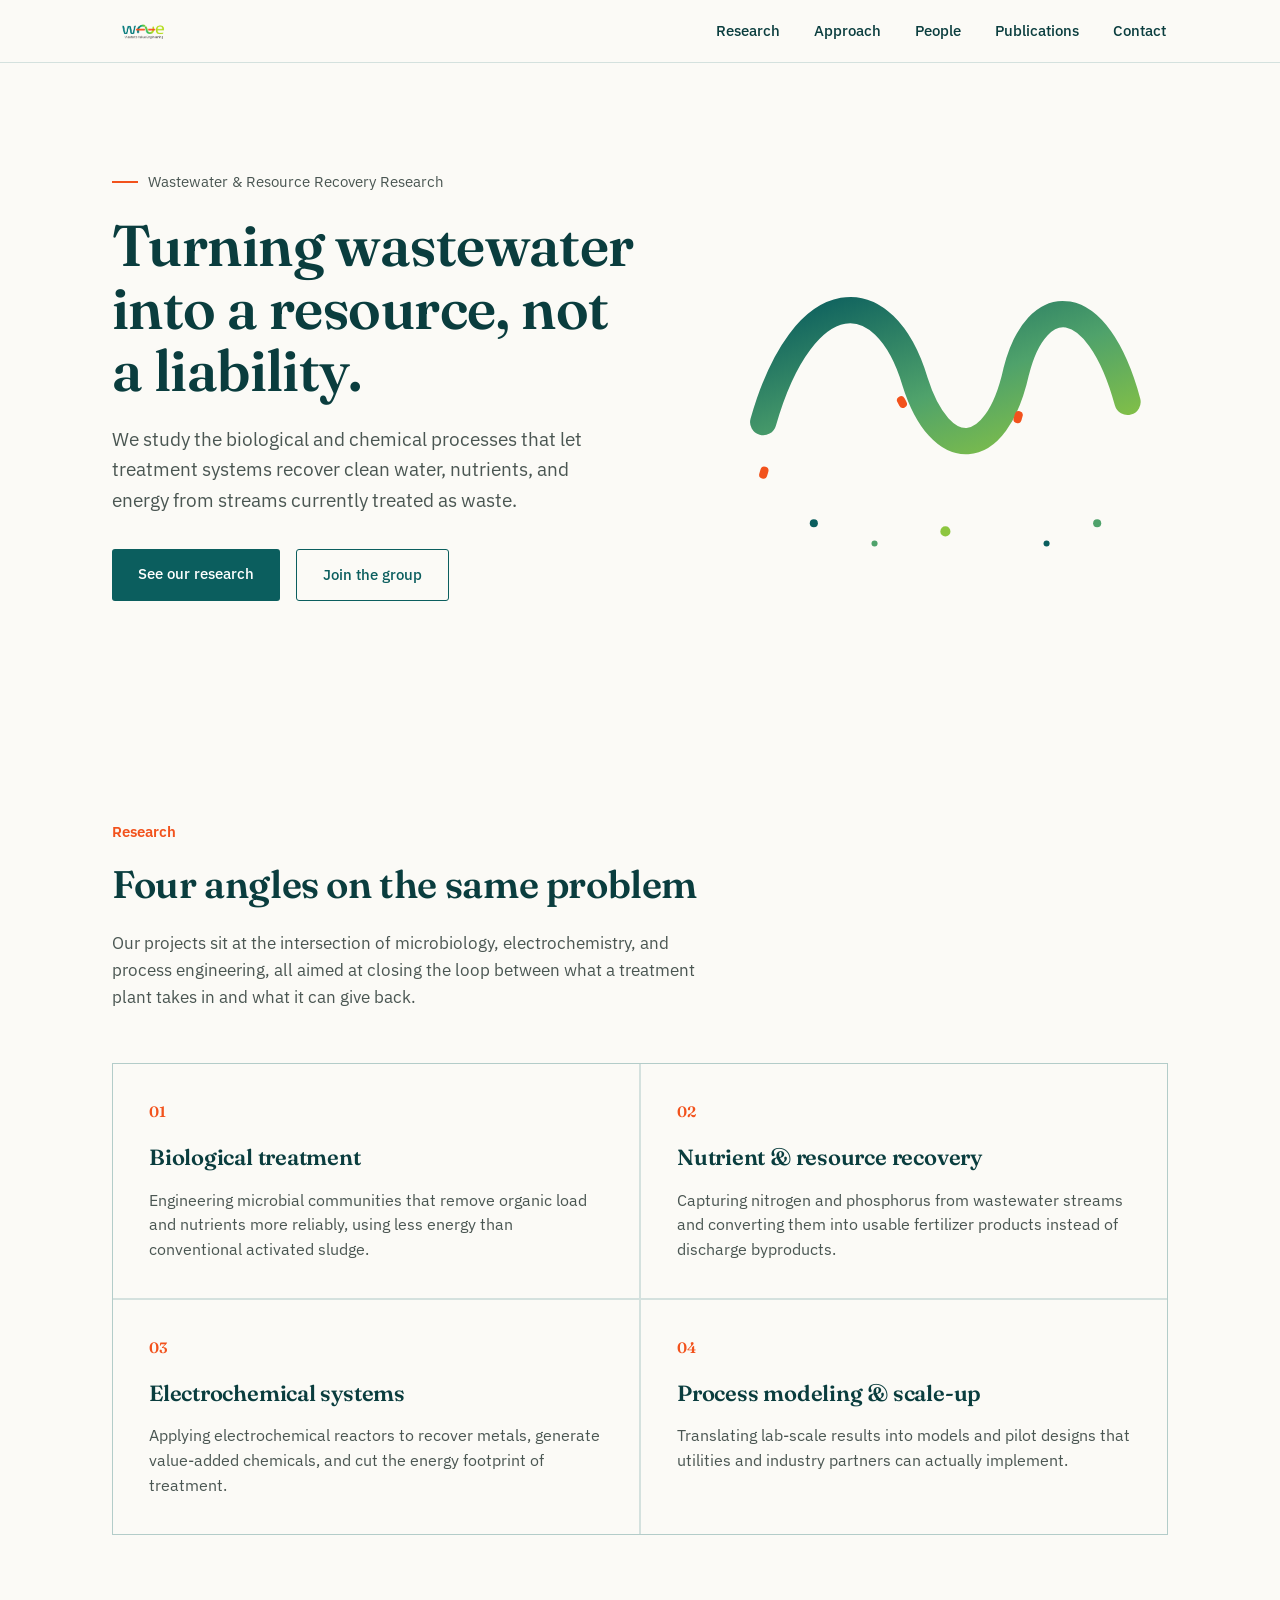
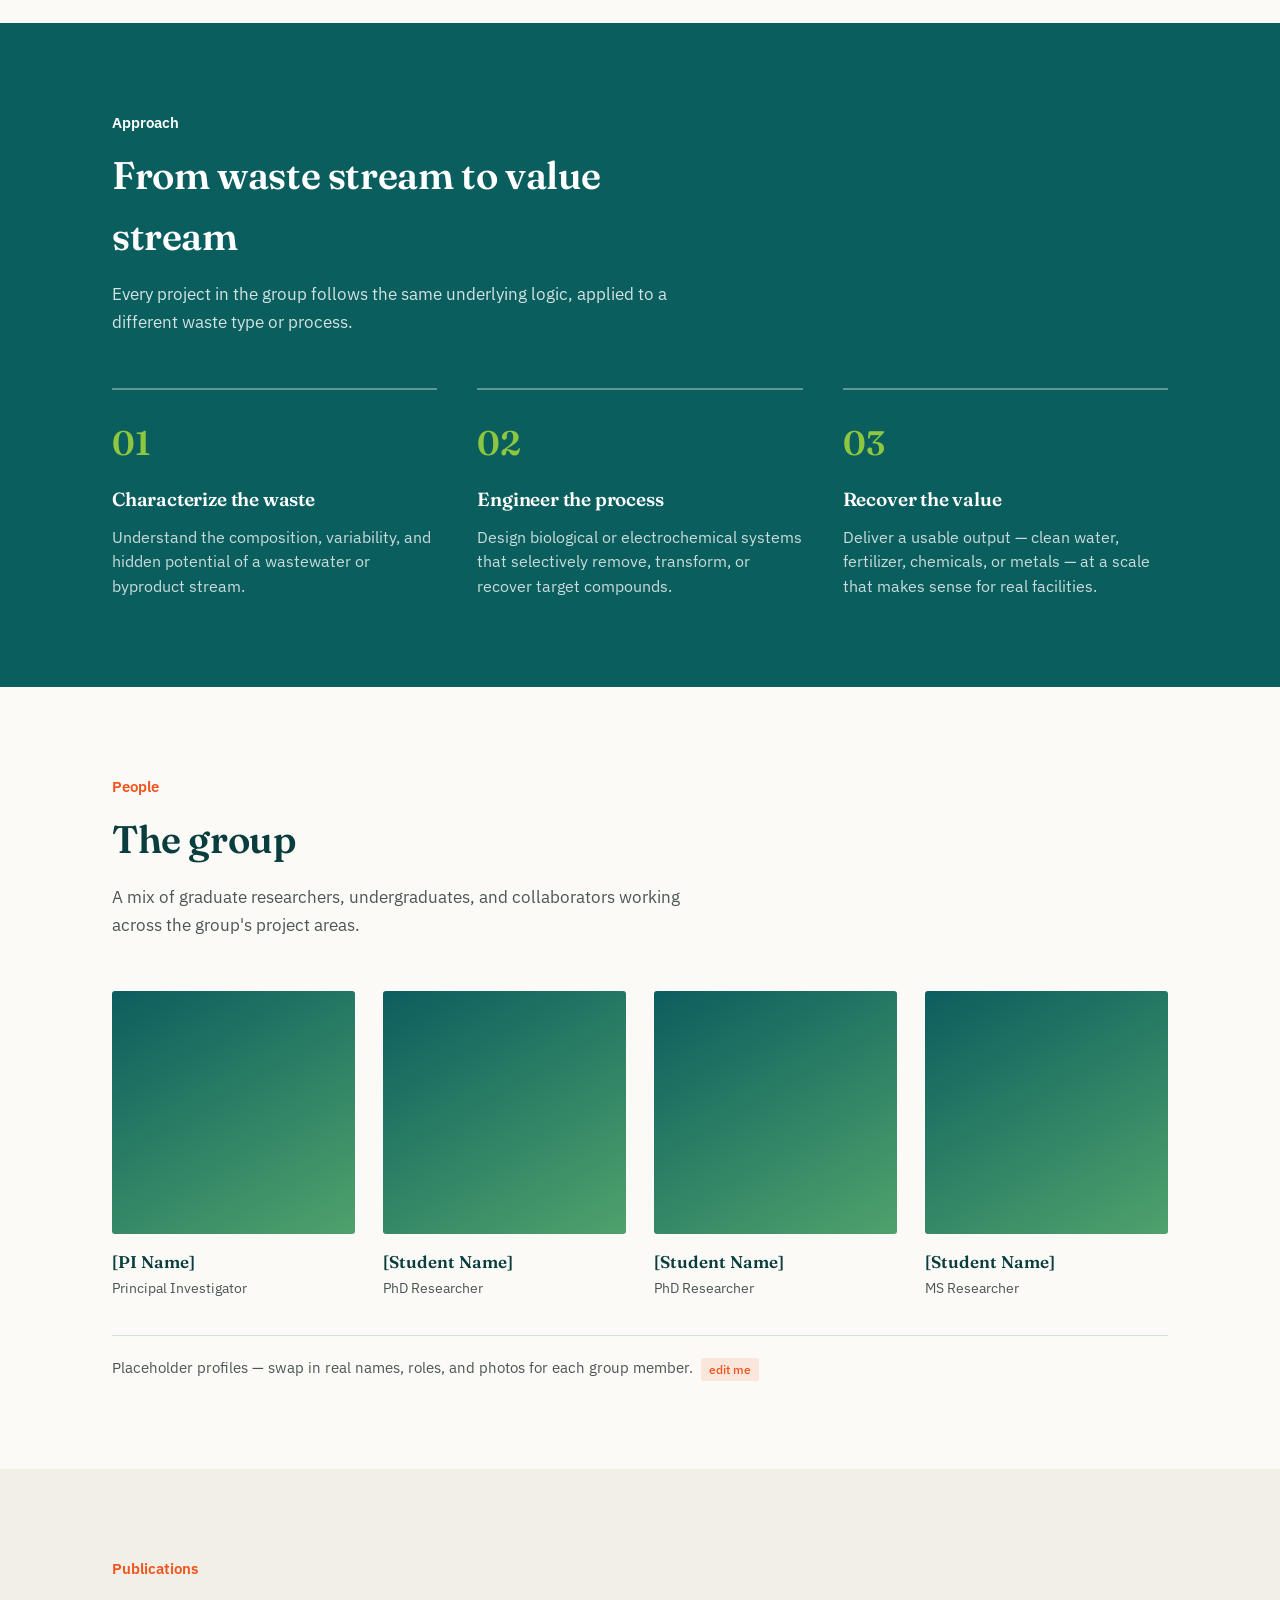
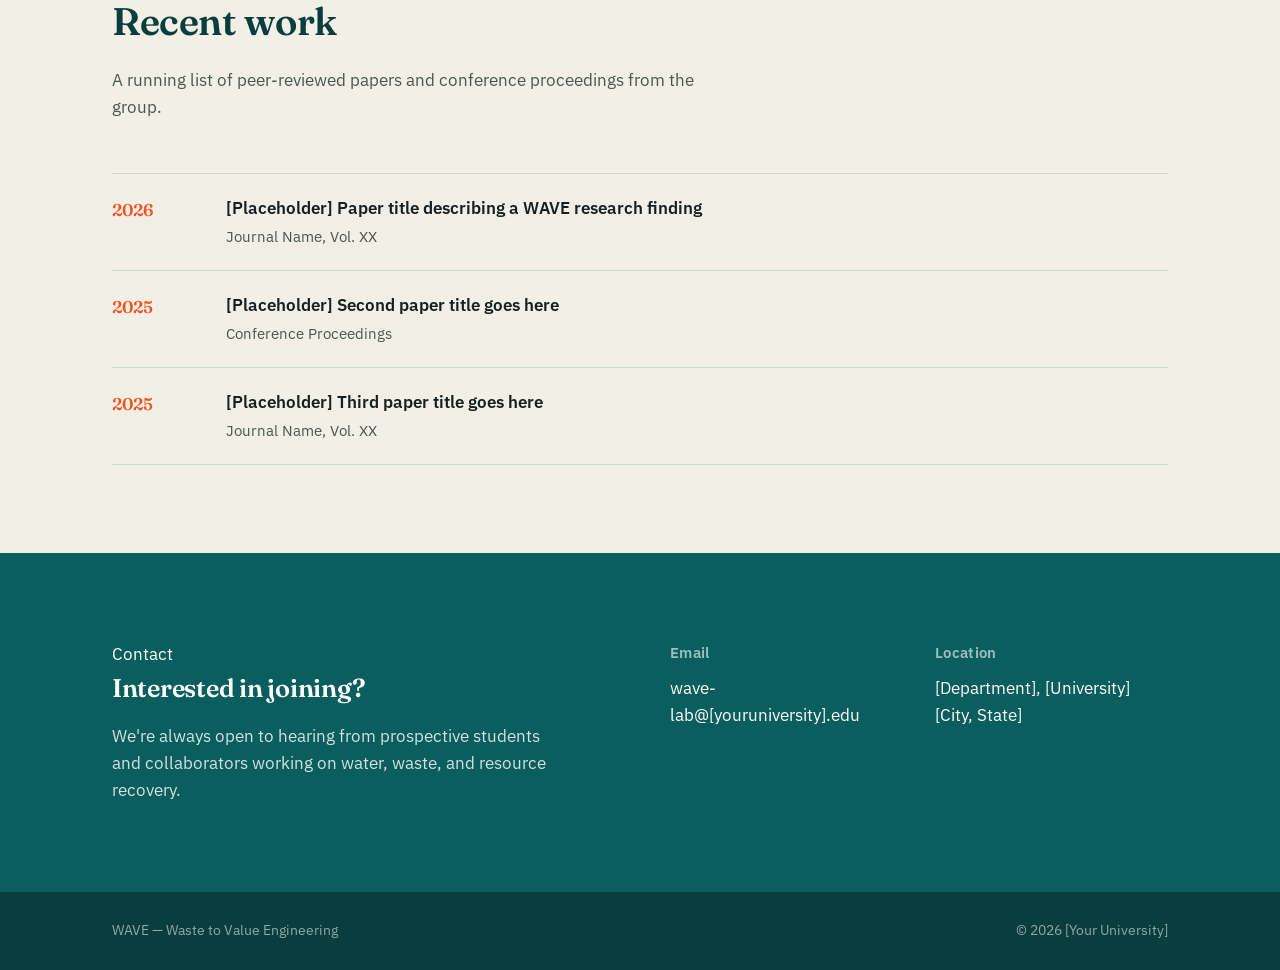
<file: wave-lab-website.html>
<!DOCTYPE html>
<html lang="en">
<head>
<meta charset="UTF-8">
<meta name="viewport" content="width=device-width, initial-scale=1.0">
<title>WAVE — Waste to Value Engineering</title>
<link rel="preconnect" href="https://fonts.googleapis.com">
<link rel="preconnect" href="https://fonts.gstatic.com" crossorigin>
<link href="https://fonts.googleapis.com/css2?family=Fraunces:opsz,wght@9..144,400;9..144,500;9..144,600;9..144,700&family=IBM+Plex+Sans:wght@400;500;600&display=swap" rel="stylesheet">
<style>
  :root{
    --teal-deep:   #0B5E5E;
    --teal-ink:    #0A3D3E;
    --green-mid:   #4FA26B;
    --green-lime:  #8DC63F;
    --orange:      #F2521C;
    --bg:          #FBFAF6;
    --bg-alt:      #F1EFE6;
    --ink:         #16211F;
    --ink-soft:    #4A5652;
    --line:        rgba(11,94,94,0.16);
  }

  *{margin:0;padding:0;box-sizing:border-box;}

  html{scroll-behavior:smooth;}

  body{
    background:var(--bg);
    color:var(--ink);
    font-family:'IBM Plex Sans', sans-serif;
    font-size:17px;
    line-height:1.6;
    -webkit-font-smoothing:antialiased;
  }

  h1,h2,h3,.display{
    font-family:'Fraunces', serif;
    font-weight:600;
    letter-spacing:-0.01em;
    color:var(--teal-ink);
  }

  a{color:inherit;text-decoration:none;}
  img{max-width:100%;display:block;}

  .wrap{
    max-width:1120px;
    margin:0 auto;
    padding:0 32px;
  }

  /* ---------- nav ---------- */
  header{
    position:sticky;
    top:0;
    z-index:50;
    background:rgba(251,250,246,0.92);
    backdrop-filter:blur(8px);
    border-bottom:1px solid var(--line);
  }
  .nav-inner{
    display:flex;
    align-items:center;
    justify-content:space-between;
    padding:14px 32px;
    max-width:1120px;
    margin:0 auto;
  }
  .brand{display:flex;align-items:center;gap:10px;}
  .brand img{height:34px;width:auto;}
  nav ul{
    display:flex;
    gap:30px;
    list-style:none;
  }
  nav a{
    font-size:15px;
    font-weight:500;
    color:var(--teal-ink);
    padding:6px 2px;
    border-bottom:2px solid transparent;
    transition:border-color .15s ease;
  }
  nav a:hover{border-color:var(--orange);}
  .nav-toggle{display:none;}

  /* ---------- hero ---------- */
  .hero{
    position:relative;
    padding:96px 0 120px;
    overflow:hidden;
  }
  .hero-grid{
    display:grid;
    grid-template-columns:1.15fr 0.85fr;
    gap:56px;
    align-items:center;
  }
  .eyebrow-line{
    display:flex;
    align-items:center;
    gap:10px;
    margin-bottom:22px;
    color:var(--ink-soft);
    font-size:14.5px;
  }
  .eyebrow-line .dash{
    width:26px;height:2px;background:var(--orange);
  }
  .hero h1{
    font-size:clamp(2.5rem, 4.6vw, 3.6rem);
    line-height:1.08;
    max-width:14ch;
  }
  .hero p.lede{
    margin-top:22px;
    font-size:19px;
    color:var(--ink-soft);
    max-width:46ch;
  }
  .hero-cta{
    margin-top:34px;
    display:flex;
    gap:16px;
    flex-wrap:wrap;
  }
  .btn{
    display:inline-block;
    padding:13px 26px;
    border-radius:3px;
    font-weight:500;
    font-size:15px;
  }
  .btn-primary{
    background:var(--teal-deep);
    color:#fff;
    transition:background .15s ease;
  }
  .btn-primary:hover{background:var(--teal-ink);}
  .btn-ghost{
    border:1.5px solid var(--teal-deep);
    color:var(--teal-deep);
  }
  .hero-visual{
    position:relative;
    aspect-ratio:1/1.05;
  }

  .flow-divider{
    display:block;
    width:100%;
    height:auto;
    margin-top:-2px;
  }

  /* ---------- section shared ---------- */
  section{padding:88px 0;}
  .section-head{
    max-width:60ch;
    margin-bottom:52px;
  }
  .section-head .kicker{
    color:var(--orange);
    font-weight:600;
    font-size:15px;
    margin-bottom:10px;
    display:block;
  }
  .section-head h2{
    font-size:clamp(1.8rem,3vw,2.4rem);
  }
  .section-head p{
    margin-top:14px;
    color:var(--ink-soft);
    font-size:17px;
  }
  .band-teal{
    background:var(--teal-deep);
    color:#fff;
  }
  .band-teal h2, .band-teal .section-head .kicker{color:#fff;}
  .band-teal .section-head p{color:rgba(255,255,255,0.82);}

  /* ---------- research cards ---------- */
  .research-grid{
    display:grid;
    grid-template-columns:repeat(2,1fr);
    gap:2px;
    background:var(--line);
    border:1px solid var(--line);
  }
  .research-card{
    background:var(--bg);
    padding:36px;
  }
  .research-card .num{
    font-family:'Fraunces',serif;
    font-size:15px;
    color:var(--orange);
    font-weight:600;
    margin-bottom:16px;
  }
  .research-card h3{
    font-size:22px;
    margin-bottom:12px;
  }
  .research-card p{
    color:var(--ink-soft);
    font-size:15.5px;
  }

  /* ---------- process ---------- */
  .process{
    display:grid;
    grid-template-columns:repeat(3,1fr);
    gap:40px;
    margin-top:8px;
  }
  .process-step{
    position:relative;
    padding-top:26px;
    border-top:2px solid rgba(255,255,255,0.35);
  }
  .process-step .num{
    font-family:'Fraunces',serif;
    font-size:34px;
    font-weight:600;
    color:var(--green-lime);
    display:block;
    margin-bottom:14px;
  }
  .process-step h3{
    color:#fff;
    font-size:19px;
    margin-bottom:10px;
  }
  .process-step p{
    color:rgba(255,255,255,0.78);
    font-size:15.5px;
  }

  /* ---------- people ---------- */
  .people-grid{
    display:grid;
    grid-template-columns:repeat(4,1fr);
    gap:28px;
  }
  .person{
    text-align:left;
  }
  .person .avatar{
    aspect-ratio:1;
    border-radius:3px;
    background:linear-gradient(150deg,var(--teal-deep),var(--green-mid));
    margin-bottom:14px;
  }
  .person h4{
    font-family:'Fraunces',serif;
    font-size:17px;
    font-weight:600;
    color:var(--teal-ink);
  }
  .person .role{
    font-size:14px;
    color:var(--ink-soft);
    margin-top:2px;
  }
  .people-note{
    margin-top:36px;
    font-size:14.5px;
    color:var(--ink-soft);
    border-top:1px solid var(--line);
    padding-top:20px;
  }

  /* ---------- publications ---------- */
  .pub-list{border-top:1px solid var(--line);}
  .pub-item{
    display:grid;
    grid-template-columns:90px 1fr;
    gap:24px;
    padding:22px 0;
    border-bottom:1px solid var(--line);
  }
  .pub-item .year{
    font-family:'Fraunces',serif;
    font-weight:600;
    color:var(--orange);
    font-size:17px;
  }
  .pub-item h4{
    font-size:16.5px;
    font-weight:600;
    color:var(--ink);
    line-height:1.5;
  }
  .pub-item .venue{
    font-size:14.5px;
    color:var(--ink-soft);
    margin-top:4px;
  }

  /* ---------- contact / footer ---------- */
  .contact-grid{
    display:grid;
    grid-template-columns:1fr 1fr;
    gap:60px;
    align-items:start;
  }
  .contact-block h3{
    color:#fff;
    font-size:15px;
    text-transform:none;
    letter-spacing:0.02em;
    margin-bottom:10px;
    font-family:'IBM Plex Sans',sans-serif;
    font-weight:600;
    color:rgba(255,255,255,0.6);
  }
  .contact-block a, .contact-block p{
    color:#fff;
    font-size:17px;
    display:block;
    margin-bottom:6px;
  }
  footer{
    background:var(--teal-ink);
    color:rgba(255,255,255,0.55);
    padding:28px 0;
    font-size:13.5px;
  }
  .footer-inner{
    display:flex;
    justify-content:space-between;
    align-items:center;
  }

  .placeholder-tag{
    display:inline-block;
    font-size:12px;
    background:rgba(242,82,28,0.12);
    color:var(--orange);
    padding:2px 8px;
    border-radius:2px;
    margin-left:8px;
    font-weight:500;
    vertical-align:middle;
  }

  @media (max-width: 860px){
    nav ul{display:none;}
    .hero-grid{grid-template-columns:1fr;}
    .hero-visual{order:-1;max-width:280px;margin:0 auto;}
    .research-grid{grid-template-columns:1fr;}
    .process{grid-template-columns:1fr;gap:32px;}
    .people-grid{grid-template-columns:repeat(2,1fr);}
    .contact-grid{grid-template-columns:1fr;gap:36px;}
    .pub-item{grid-template-columns:60px 1fr;}
  }
</style>
</head>
<body>

<header>
  <div class="nav-inner">
    <div class="brand">
      <img src="[data-uri]" alt="WAVE logo">
    </div>
    <nav>
      <ul>
        <li><a href="#research">Research</a></li>
        <li><a href="#approach">Approach</a></li>
        <li><a href="#people">People</a></li>
        <li><a href="#publications">Publications</a></li>
        <li><a href="#contact">Contact</a></li>
      </ul>
    </nav>
  </div>
</header>

<section class="hero">
  <div class="wrap hero-grid">
    <div>
      <div class="eyebrow-line"><span class="dash"></span> Wastewater &amp; Resource Recovery Research</div>
      <h1>Turning wastewater into a resource, not a liability.</h1>
      <p class="lede">We study the biological and chemical processes that let treatment systems recover clean water, nutrients, and energy from streams currently treated as waste.</p>
      <div class="hero-cta">
        <a href="#research" class="btn btn-primary">See our research</a>
        <a href="#contact" class="btn btn-ghost">Join the group</a>
      </div>
    </div>
    <div class="hero-visual">
      <svg viewBox="0 0 420 440" xmlns="http://www.w3.org/2000/svg">
        <defs>
          <linearGradient id="waveGrad" x1="0" y1="0" x2="1" y2="1">
            <stop offset="0%" stop-color="#0B5E5E"/>
            <stop offset="55%" stop-color="#4FA26B"/>
            <stop offset="100%" stop-color="#8DC63F"/>
          </linearGradient>
        </defs>
        <path d="M20 260 C 60 120, 140 120, 170 220 C 195 300, 250 300, 270 210 C 290 130, 350 130, 380 240"
              fill="none" stroke="url(#waveGrad)" stroke-width="26" stroke-linecap="round"/>
        <path d="M20 260 C 60 120, 140 120, 170 220 C 195 300, 250 300, 270 210 C 290 130, 350 130, 380 240"
              fill="none" stroke="#F2521C" stroke-width="8" stroke-linecap="round"
              stroke-dasharray="4 210" transform="translate(0,52)"/>
        <circle cx="70" cy="360" r="4" fill="#0B5E5E"/>
        <circle cx="130" cy="380" r="3" fill="#4FA26B"/>
        <circle cx="200" cy="368" r="5" fill="#8DC63F"/>
        <circle cx="300" cy="380" r="3" fill="#0B5E5E"/>
        <circle cx="350" cy="360" r="4" fill="#4FA26B"/>
      </svg>
    </div>
  </div>
</section>

<section id="research">
  <div class="wrap">
    <div class="section-head">
      <span class="kicker">Research</span>
      <h2>Four angles on the same problem</h2>
      <p>Our projects sit at the intersection of microbiology, electrochemistry, and process engineering, all aimed at closing the loop between what a treatment plant takes in and what it can give back.</p>
    </div>
    <div class="research-grid">
      <div class="research-card">
        <div class="num">01</div>
        <h3>Biological treatment</h3>
        <p>Engineering microbial communities that remove organic load and nutrients more reliably, using less energy than conventional activated sludge.</p>
      </div>
      <div class="research-card">
        <div class="num">02</div>
        <h3>Nutrient &amp; resource recovery</h3>
        <p>Capturing nitrogen and phosphorus from wastewater streams and converting them into usable fertilizer products instead of discharge byproducts.</p>
      </div>
      <div class="research-card">
        <div class="num">03</div>
        <h3>Electrochemical systems</h3>
        <p>Applying electrochemical reactors to recover metals, generate value-added chemicals, and cut the energy footprint of treatment.</p>
      </div>
      <div class="research-card">
        <div class="num">04</div>
        <h3>Process modeling &amp; scale-up</h3>
        <p>Translating lab-scale results into models and pilot designs that utilities and industry partners can actually implement.</p>
      </div>
    </div>
  </div>
</section>

<section id="approach" class="band-teal">
  <div class="wrap">
    <div class="section-head">
      <span class="kicker">Approach</span>
      <h2>From waste stream to value stream</h2>
      <p>Every project in the group follows the same underlying logic, applied to a different waste type or process.</p>
    </div>
    <div class="process">
      <div class="process-step">
        <span class="num">01</span>
        <h3>Characterize the waste</h3>
        <p>Understand the composition, variability, and hidden potential of a wastewater or byproduct stream.</p>
      </div>
      <div class="process-step">
        <span class="num">02</span>
        <h3>Engineer the process</h3>
        <p>Design biological or electrochemical systems that selectively remove, transform, or recover target compounds.</p>
      </div>
      <div class="process-step">
        <span class="num">03</span>
        <h3>Recover the value</h3>
        <p>Deliver a usable output — clean water, fertilizer, chemicals, or metals — at a scale that makes sense for real facilities.</p>
      </div>
    </div>
  </div>
</section>

<section id="people">
  <div class="wrap">
    <div class="section-head">
      <span class="kicker">People</span>
      <h2>The group</h2>
      <p>A mix of graduate researchers, undergraduates, and collaborators working across the group's project areas.</p>
    </div>
    <div class="people-grid">
      <div class="person">
        <div class="avatar"></div>
        <h4>[PI Name]</h4>
        <div class="role">Principal Investigator</div>
      </div>
      <div class="person">
        <div class="avatar"></div>
        <h4>[Student Name]</h4>
        <div class="role">PhD Researcher</div>
      </div>
      <div class="person">
        <div class="avatar"></div>
        <h4>[Student Name]</h4>
        <div class="role">PhD Researcher</div>
      </div>
      <div class="person">
        <div class="avatar"></div>
        <h4>[Student Name]</h4>
        <div class="role">MS Researcher</div>
      </div>
    </div>
    <p class="people-note">Placeholder profiles — swap in real names, roles, and photos for each group member.<span class="placeholder-tag">edit me</span></p>
  </div>
</section>

<section id="publications" style="background:var(--bg-alt);">
  <div class="wrap">
    <div class="section-head">
      <span class="kicker">Publications</span>
      <h2>Recent work</h2>
      <p>A running list of peer-reviewed papers and conference proceedings from the group.</p>
    </div>
    <div class="pub-list">
      <div class="pub-item">
        <div class="year">2026</div>
        <div>
          <h4>[Placeholder] Paper title describing a WAVE research finding</h4>
          <div class="venue">Journal Name, Vol. XX</div>
        </div>
      </div>
      <div class="pub-item">
        <div class="year">2025</div>
        <div>
          <h4>[Placeholder] Second paper title goes here</h4>
          <div class="venue">Conference Proceedings</div>
        </div>
      </div>
      <div class="pub-item">
        <div class="year">2025</div>
        <div>
          <h4>[Placeholder] Third paper title goes here</h4>
          <div class="venue">Journal Name, Vol. XX</div>
        </div>
      </div>
    </div>
  </div>
</section>

<section id="contact" class="band-teal">
  <div class="wrap contact-grid">
    <div>
      <span class="kicker">Contact</span>
      <h2 style="color:#fff;">Interested in joining?</h2>
      <p style="color:rgba(255,255,255,0.82); margin-top:14px; max-width:44ch;">We're always open to hearing from prospective students and collaborators working on water, waste, and resource recovery.</p>
    </div>
    <div class="contact-grid" style="gap:32px;">
      <div class="contact-block">
        <h3>Email</h3>
        <a href="mailto:wave-lab@[youruniversity].edu">wave-lab@[youruniversity].edu</a>
      </div>
      <div class="contact-block">
        <h3>Location</h3>
        <p>[Department], [University]<br>[City, State]</p>
      </div>
    </div>
  </div>
</section>

<footer>
  <div class="wrap footer-inner">
    <span>WAVE — Waste to Value Engineering</span>
    <span>© 2026 [Your University]</span>
  </div>
</footer>

</body>
</html>
</file>
<file: cookie-consent.css>
.cookie-overlay{
  position:fixed;
  inset:0;
  z-index:500;
  background:rgba(18,30,25,0.55);
  display:flex;
  justify-content:center;
  align-items:flex-start;
  padding:64px 16px 16px;
  overflow-y:auto;
  opacity:0;
  transition:opacity .25s ease;
  pointer-events:none;
}
.cookie-overlay.is-visible{opacity:1; pointer-events:auto;}

.cookie-topbar{
  position:fixed;
  top:0; left:0; right:0;
  height:6px;
  background:linear-gradient(90deg, var(--teal-deep,#1F6E4A), var(--green-mid,#4FA26B), var(--green-lime,#8DC63F));
  z-index:501;
}

.cookie-modal{
  position:relative;
  width:100%;
  max-width:720px;
  background:#fff;
  border-radius:10px;
  box-shadow:0 30px 70px rgba(9,25,18,0.35);
  padding:32px 36px 28px;
  font-family:'IBM Plex Sans', sans-serif;
  color:var(--ink,#16211F);
  transform:translateY(14px);
  transition:transform .25s ease;
}
.cookie-overlay.is-visible .cookie-modal{transform:translateY(0);}

.cookie-modal-close{
  position:absolute;
  top:18px; right:20px;
  width:30px; height:30px;
  border:none;
  background:transparent;
  color:var(--ink-soft,#4A5652);
  font-size:22px;
  line-height:1;
  cursor:pointer;
  border-radius:50%;
  transition:background .15s ease, color .15s ease;
}
.cookie-modal-close:hover{background:var(--bg-alt,#EEF3EA); color:var(--ink,#16211F);}

.cookie-modal h2{
  font-family:'Fraunces', serif;
  font-weight:600;
  font-size:24px;
  color:var(--teal-ink,#123526);
  margin:0 0 14px;
  padding-right:30px;
}

.cookie-modal-desc{
  font-size:15px;
  line-height:1.65;
  color:var(--ink-soft,#4A5652);
  margin:0 0 6px;
}

.cookie-modal-toggle-desc{
  background:none;
  border:none;
  padding:0;
  font-size:14px;
  font-weight:500;
  color:var(--teal-deep,#1F6E4A);
  text-decoration:underline;
  text-underline-offset:3px;
  cursor:pointer;
  margin-bottom:20px;
  display:inline-block;
}

.cookie-cat-list{display:flex; flex-direction:column; gap:10px; margin-bottom:24px;}

.cookie-cat{
  background:var(--bg-alt,#EEF3EA);
  border:1px solid var(--line,rgba(31,110,74,0.16));
  border-radius:7px;
  overflow:hidden;
}
.cookie-cat-head{
  display:flex;
  align-items:center;
  gap:12px;
  padding:14px 18px;
  cursor:pointer;
  user-select:none;
}
.cookie-cat-expand{
  flex:none;
  border:none;
  background:none;
  padding:0;
  color:var(--ink-soft,#4A5652);
  font-size:15px;
  display:flex;
  align-items:center;
  justify-content:center;
  width:18px; height:18px;
  transition:transform .2s ease;
  cursor:pointer;
}
.cookie-cat.is-open .cookie-cat-expand{transform:rotate(90deg);}
.cookie-cat-name{
  flex:1;
  font-weight:600;
  font-size:15.5px;
  color:var(--teal-ink,#123526);
}
.cookie-cat-state{
  flex:none;
  font-size:13.5px;
  color:var(--ink-soft,#4A5652);
  font-weight:500;
}

.cookie-switch{position:relative; display:inline-block; width:38px; height:21px; flex:none;}
.cookie-switch input{position:absolute; opacity:0; width:100%; height:100%; margin:0; cursor:pointer;}
.cookie-switch .track{
  position:absolute; inset:0;
  background:#d6dcd6;
  border-radius:999px;
  transition:background .2s ease;
  pointer-events:none;
}
.cookie-switch .track::before{
  content:"";
  position:absolute;
  left:2.5px; top:2.5px;
  width:16px; height:16px;
  border-radius:50%;
  background:#fff;
  box-shadow:0 1px 3px rgba(0,0,0,0.3);
  transition:transform .2s ease;
}
.cookie-switch input:checked + .track{background:var(--green-mid,#4FA26B);}
.cookie-switch input:checked + .track::before{transform:translateX(17px);}
.cookie-switch input:focus-visible + .track{outline:2px solid var(--teal-deep,#1F6E4A); outline-offset:2px;}

.cookie-cat-detail{
  max-height:0;
  overflow:hidden;
  transition:max-height .25s ease, padding .25s ease;
  padding:0 18px;
}
.cookie-cat.is-open .cookie-cat-detail{
  max-height:220px;
  padding:0 18px 16px;
}
.cookie-cat-detail p{
  font-size:14px;
  line-height:1.6;
  color:var(--ink-soft,#4A5652);
  margin:0;
}

.cookie-modal-actions{
  display:flex;
  justify-content:flex-end;
}
.cookie-modal-save{
  background:linear-gradient(135deg, var(--green-mid,#4FA26B), var(--teal-deep,#1F6E4A));
  color:#fff;
  border:none;
  padding:13px 28px;
  border-radius:6px;
  font-weight:600;
  font-size:14.5px;
  letter-spacing:0.02em;
  font-family:inherit;
  cursor:pointer;
  box-shadow:0 8px 20px rgba(31,110,74,0.3);
  transition:transform .15s ease, box-shadow .15s ease;
}
.cookie-modal-save:hover{transform:translateY(-1px); box-shadow:0 12px 26px rgba(31,110,74,0.4);}

@media (max-width: 600px){
  .cookie-overlay{padding:52px 10px 10px; align-items:flex-start;}
  .cookie-modal{padding:26px 20px 22px;}
  .cookie-cat-head{padding:12px 14px;}
  .cookie-modal-actions{justify-content:stretch;}
  .cookie-modal-save{width:100%;}
}
</file>
